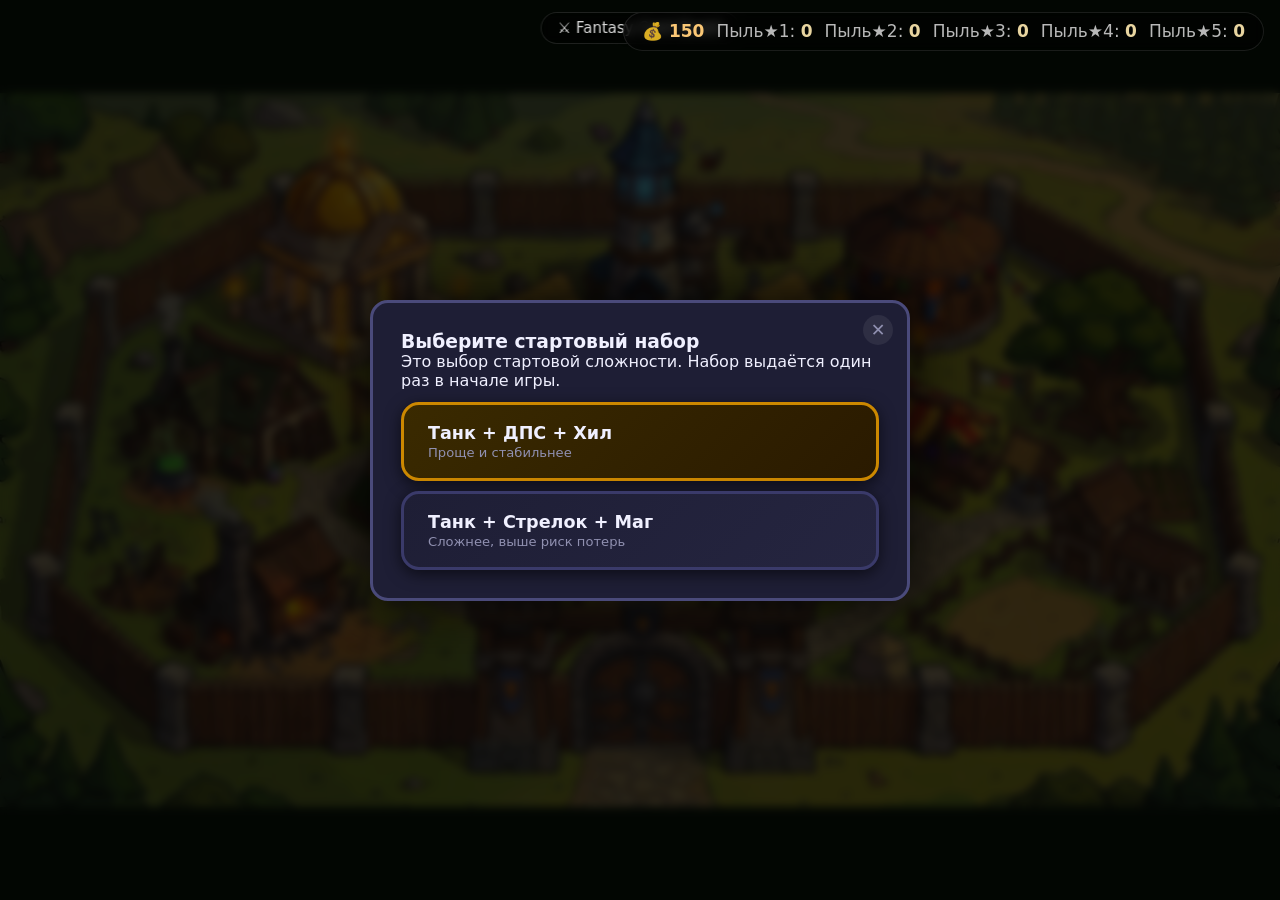
<file: index.html>
<!DOCTYPE html>
<html lang="ru">
<head>
  <meta charset="UTF-8">
  <meta name="viewport" content="width=device-width, initial-scale=1.0">
  <title>Fantasy Card Quest</title>
  <link rel="stylesheet" href="css/style.css">
</head>
<body>
  <div id="app">

    <!-- ── HOME ────────────────────────────────────────── -->
    <div id="screen-home" class="screen">
      <div class="home-hero">
        <div class="home-title">
          <h1>⚔️ Fantasy Card Quest</h1>
          <p class="home-sub">Тактическая карточная RPG</p>
        </div>
        <div class="home-menu">
          <button class="home-btn primary" onclick="App.showScreen('battle')">
            <span class="hb-icon">⚔️</span>
            <span class="hb-text"><strong>Начать бой</strong><small>4 союзника vs 3 зверя</small></span>
          </button>
          <button class="home-btn primary" onclick="App.showScreen('worldmap')">
            <span class="hb-icon">🗺️</span>
            <span class="hb-text"><strong>Карта мира</strong><small>17 локаций, 5 зон</small></span>
          </button>
          <button class="home-btn" onclick="App.showScreen('villagemap')">
            <span class="hb-icon">🏘</span>
            <span class="hb-text"><strong>Деревня</strong><small>Порталы, обмен, прокачка</small></span>
          </button>
          <button class="home-btn" onclick="App.showScreen('barracks')">
            <span class="hb-icon">🏕️</span>
            <span class="hb-text"><strong>Казарма</strong><small>50 уникальных союзников</small></span>
          </button>
          <button class="home-btn" onclick="App.showScreen('arsenal')">
            <span class="hb-icon">⚔️</span>
            <span class="hb-text"><strong>Арсенал</strong><small>Оружие и экипировка отряда</small></span>
          </button>
        </div>
        <div class="home-stats">
          <div class="hs-item"><span id="stat-coins">—</span><small>💰 Монет</small></div>
          <div class="hs-item"><span id="stat-unlocked">—</span><small>📚 Открыто карт</small></div>
          <div class="hs-item"><span id="stat-locations">—</span><small>🗺️ Локаций пройдено</small></div>
          <div class="hs-item"><span>50</span><small>Карт в игре</small></div>
        </div>
      </div>
    </div>

    <!-- ── WORLDMAP SCREEN ──────────────────────────────── -->
    <div id="screen-worldmap" class="screen building-screen hidden">

      <!-- Фон зоны (первый элемент — под всем UI) -->
      <img class="building-bg" id="zone-bg" src="assets/zones/zone1.png" alt="">

      <!-- Back button -->
      <button type="button" class="btn-back-village" onclick="App.showScreen('villagemap')" aria-label="Назад в деревню"><img src="assets/icons/return_to_the_village.png" alt="" draggable="false"><span class="btn-back-village-hint">назад в деревню</span></button>
      <button type="button" class="btn-dev-balance" onclick="BalanceTool.openModal()" title="Таблица баланса (dev)">Баланс</button>

      <!-- Zone title bar (top centre) -->
      <div class="zone-title-bar">
        <button type="button" class="zone-nav-btn" id="zone-prev"
                onclick="WorldMap.prevZone()"
                aria-label="Предыдущая зона">
          <svg class="zone-nav-icon" width="28" height="28" viewBox="0 0 24 24" aria-hidden="true">
            <path d="M15 7l-5 5 5 5" fill="none" stroke="currentColor" stroke-width="2.2"
                  stroke-linecap="round" stroke-linejoin="round"/>
          </svg>
        </button>
        <div class="zone-title-content">
          <span class="zone-label" id="zone-label">ЗОНА 1</span>
          <span class="zone-name" id="zone-name">Лес</span>
        </div>
        <button type="button" class="zone-nav-btn" id="zone-next"
                onclick="WorldMap.nextZone()"
                aria-label="Следующая зона">
          <svg class="zone-nav-icon" width="28" height="28" viewBox="0 0 24 24" aria-hidden="true">
            <path d="M9 7l5 5-5 5" fill="none" stroke="currentColor" stroke-width="2.2"
                  stroke-linecap="round" stroke-linejoin="round"/>
          </svg>
        </button>
      </div>

      <!-- Location nodes (generated by JS) -->
      <div class="zone-nodes" id="zone-nodes"></div>

      <!-- Панель локации: снизу по центру (заполняется JS) -->
      <div class="location-panel" id="location-panel" aria-live="polite"></div>

    </div>

    <!-- ── SQUAD SELECT SCREEN ───────────────────────────── -->
    <div id="screen-squad_select" class="screen hidden">
      <div class="ss-header">
        <button class="ss-back-btn" onclick="App.showScreen('worldmap')">← Карта</button>
        <button type="button" class="ss-balance-btn" onclick="BalanceTool.openModal()" title="Таблица баланса">Баланс</button>
        <div class="ss-header-center">
          <div class="ss-title">⚔️ Выбор отряда</div>
          <div class="ss-loc-name" id="ss-loc-name">Локация</div>
        </div>
        <div id="ss-constraints" class="ss-constraints"></div>
      </div>

      <div class="ss-body">

        <!-- Card pool (left) -->
        <div class="ss-left">
          <div class="ss-panel-title">📚 Доступные союзники</div>
          <div id="ss-card-pool" class="ss-card-pool"></div>
        </div>

        <!-- Formation (right) -->
        <div class="ss-right">
          <div class="ss-panel-title">🛡️ Построение</div>
          <div class="ss-formation">

            <div class="ss-col" id="ss-col-1">
              <div class="ss-col-header">⚔️ Передний ряд</div>
              <div class="ss-col-slots" id="ss-col-slots-1"></div>
            </div>

            <div class="ss-col" id="ss-col-2">
              <div class="ss-col-header">🏹 Средний ряд</div>
              <div class="ss-col-slots" id="ss-col-slots-2"></div>
            </div>

            <div class="ss-col" id="ss-col-3">
              <div class="ss-col-header">✨ Задний ряд</div>
              <div class="ss-col-slots" id="ss-col-slots-3"></div>
            </div>

          </div>

          <button id="ss-start-btn" class="ss-start-btn" onclick="SquadSelect.startBattle()" disabled>
            Выберите хотя бы одного
          </button>
        </div>

      </div>
    </div>

    <!-- ── EXCHANGE SCREEN ──────────────────────────────── -->
    <div id="screen-exchange" class="screen hidden">
      <img class="building-bg" src="assets/exchange_bg.png"
           onerror="this.src='assets/building-bg.png'">
      <button type="button" class="btn-back-village" onclick="App.showScreen('villagemap')" aria-label="Назад в деревню"><img src="assets/icons/return_to_the_village.png" alt="" draggable="false"><span class="btn-back-village-hint">назад в деревню</span></button>
      <div id="npc-container-exchange" class="npc-fixed-left"></div>
      <div class="exchange-main">
        <!-- Верхний блок: вертикальный скролл карточек -->
        <div class="exchange-top">
          <div class="exchange-top-header">
            <span class="building-title ex-title">🔄 Лавка алхимика</span>
            <div class="ex-filters" id="ex-filters">
              <button class="ef active" data-f="all">Все</button>
              <button class="ef" data-f="dup">Дубликаты</button>
              <button class="ef" data-f="1">★1</button>
              <button class="ef" data-f="2">★2</button>
              <button class="ef" data-f="3">★3</button>
              <button class="ef" data-f="4">★4</button>
              <button class="ef" data-f="5">★5</button>
            </div>
          </div>
          <div class="exchange-cards-row" id="exchange-cards-row"></div>
        </div>
        <!-- Нижний блок: котёл 1/4 | пыль 1/4 | очередь 2/4 -->
        <div class="exchange-bottom">
          <div class="ex-cauldron-zone">
            <button type="button" id="ex-cauldron" class="ex-cauldron"
                    onclick="ExchangeUI.doExchange()" disabled
                    aria-label="Переработать выбранные карты">
              <img src="assets/icons/boiler.png" alt="" draggable="false">
            </button>
            <div class="ex-cauldron-hint" id="ex-hint">Выбери карты сверху</div>
            <button class="ex-brew-btn" id="ex-brew-btn"
                    onclick="ExchangeUI.doExchange()" disabled>
              🔥 Переработать
            </button>
          </div>
          <div class="ex-dust-zone">
            <div class="ex-dust-label">Получишь пыли:</div>
            <div class="ex-dust-result" id="ex-dust-result">
              <div class="ex-dr-empty">— выбери карты —</div>
            </div>
          </div>
          <div class="ex-queue-zone">
            <div class="ex-queue-label">В котёл:</div>
            <div class="ex-queue-list" id="ex-queue-list">
              <div class="ex-queue-empty">Ничего не выбрано</div>
            </div>
          </div>
        </div>
      </div>
    </div>

    <!-- ── LIBRARY SCREEN ──────────────────────────────── -->
    <div id="screen-library" class="screen hidden">
      <img class="building-bg" src="assets/building-bg.png" alt="">
      <button type="button" class="btn-back-village" onclick="App.showScreen('villagemap')" aria-label="Назад в деревню"><img src="assets/icons/return_to_the_village.png" alt="" draggable="false"><span class="btn-back-village-hint">назад в деревню</span></button>
      <div id="npc-container-library" class="npc-fixed-left"></div>
      <div class="library-content">
        <div class="library-header">
          <h2 class="building-title">📖 Библиотека</h2>
          <div class="library-tabs">
            <button class="lib-tab active" data-tab="allies"
                    onclick="LibraryUI.switchTab('allies')">⚔️ Союзники</button>
            <button class="lib-tab" data-tab="enemies"
                    onclick="LibraryUI.switchTab('enemies')">💀 Враги</button>
          </div>
          <input class="lib-search" type="text" placeholder="🔍 Поиск..."
                 oninput="LibraryUI.filter(this.value)">
        </div>
        <div class="library-grid" id="library-grid"></div>
      </div>
    </div>

    <!-- ── VILLAGE MAP SCREEN ───────────────────────────── -->
    <div id="screen-villagemap" class="screen hidden"></div>

    <!-- ── VILLAGE SCREEN ───────────────────────────────── -->
    <div id="screen-village" class="screen hidden">

      <!-- Balance bar -->
      <div class="village-balance-bar">
        <button type="button" id="v-map-back" class="btn-back-village v-back-btn" onclick="App.showScreen('villagemap')" aria-label="Назад в деревню"><img src="assets/icons/return_to_the_village.png" alt="" draggable="false"><span class="btn-back-village-hint">назад в деревню</span></button>
        <div class="vb-coins">💰 <strong id="v-coins">0</strong> монет</div>
        <div class="vb-dust" id="v-dust"></div>
      </div>

      <!-- Tab bar (rendered by JS) -->
      <div id="v-tabs" class="v-tab-bar"></div>

      <!-- Tab content (rendered by JS) -->
      <div id="v-tab-content" class="v-tab-content"></div>

    </div>

    <!-- ── BATTLE SCREEN ────────────────────────────────── -->
    <div id="screen-battle" class="screen hidden">

      <div id="battle-turn-order" class="battle-turn-order" aria-label="Очерёдность ходов">
        <div class="battle-round-inline" aria-live="polite">
          <span class="battle-round-label">Раунд</span>
          <span class="battle-round-num" id="round-num">1</span>
        </div>
        <span class="turn-order-label">Очерёдность</span>
        <div id="turn-order-track" class="turn-order-track"></div>
      </div>

      <div class="battle-status-strip">
        <div id="battle-power-info" class="battle-power-info" aria-label="Сила отрядов"></div>
        <div class="btb-status" id="battle-status-text">Приготовьтесь к бою!</div>
      </div>

      <div id="battlefield">
        <div id="ally-side" class="battlefield-side ally-side">
          <div class="side-label ally-label">СОЮЗНИКИ</div>
          <div class="bf-grid ally-bf-grid" id="allies-grid">
            <div class="bf-cell" data-row="1" data-col="1"></div>
            <div class="bf-cell" data-row="1" data-col="2"></div>
            <div class="bf-cell" data-row="1" data-col="3"></div>
            <div class="bf-cell" data-row="2" data-col="1"></div>
            <div class="bf-cell" data-row="2" data-col="2"></div>
            <div class="bf-cell" data-row="2" data-col="3"></div>
            <div class="bf-cell" data-row="3" data-col="1"></div>
            <div class="bf-cell" data-row="3" data-col="2"></div>
            <div class="bf-cell" data-row="3" data-col="3"></div>
          </div>
        </div>
        <div class="battlefield-divider">
          <div class="divider-line"></div>
          <div class="divider-vs">VS</div>
          <div class="divider-line"></div>
        </div>
        <div id="enemy-side" class="battlefield-side enemy-side">
          <div class="side-label enemy-label">ВРАГИ</div>
          <div class="bf-grid enemy-bf-grid" id="enemies-grid">
            <div class="bf-cell" data-row="1" data-col="1"></div>
            <div class="bf-cell" data-row="1" data-col="2"></div>
            <div class="bf-cell" data-row="1" data-col="3"></div>
            <div class="bf-cell" data-row="2" data-col="1"></div>
            <div class="bf-cell" data-row="2" data-col="2"></div>
            <div class="bf-cell" data-row="2" data-col="3"></div>
            <div class="bf-cell" data-row="3" data-col="1"></div>
            <div class="bf-cell" data-row="3" data-col="2"></div>
            <div class="bf-cell" data-row="3" data-col="3"></div>
          </div>
        </div>
      </div>

      <div id="battle-bottom">
        <div id="battle-log-container">
          <div class="log-header">📜 Лог боя</div>
          <div id="battle-log"></div>
        </div>

        <div id="action-bar">
          <div id="current-unit-info">
            <span id="cur-unit-icon">⚔️</span>
            <span id="cur-unit-name">—</span>
            <span id="cur-unit-hp" class="cur-hp"></span>
          </div>
          <div class="action-bar-mid">
            <div id="spell-picker" class="spell-picker hidden" aria-label="Выбор заклинания"></div>
            <div class="action-hint-slot">
              <div id="target-hint" class="target-hint is-inactive">👆 Выберите цель</div>
            </div>
            <div id="action-buttons">
              <button id="btn-attack" class="action-btn" onclick="Battle.playerAttack()" disabled>⚔️ Атака</button>
              <button id="btn-ability" class="action-btn ability-btn" onclick="Battle.playerAbility()" disabled
                onmouseenter="BattlefieldUI.showAbilityTooltip(event)" onmouseleave="BattlefieldUI.hideAbilityTooltip()" onmousemove="BattlefieldUI.moveAbilityTooltip(event)">✨ Способность</button>
              <button id="btn-skip" class="action-btn skip-btn" onclick="Battle.playerSkip()" disabled>⏭ Пропустить</button>
            </div>
          </div>
        </div>

        <aside id="battle-control-panel" class="battle-control-panel">
          <button id="btn-auto" type="button" class="battle-ctrl-btn" onclick="Battle.toggleAuto()">🤖 Авто</button>
          <button id="btn-fast" type="button" class="battle-ctrl-btn" onclick="Battle.runFast()">⚡ Быстро</button>
          <button type="button" class="battle-ctrl-btn danger" onclick="Battle.exit()">✕ Выйти</button>
        </aside>
      </div>

      <div id="battle-skill-tooltip" class="battle-skill-tooltip" role="tooltip" hidden></div>

      <div id="unit-detail-modal" class="unit-detail-modal hidden" onclick="BattlefieldUI.closeUnitDetail(event)">
        <div class="unit-detail-card" onclick="event.stopPropagation()">
          <button type="button" class="unit-detail-close" onclick="BattlefieldUI.closeUnitDetail()" aria-label="Закрыть">✕</button>
          <div class="unit-detail-head">
            <div class="unit-detail-portrait" id="ud-portrait">⚔️</div>
            <div class="unit-detail-title-block">
              <div class="unit-detail-name" id="ud-name">—</div>
              <div class="unit-detail-hpbar"><div class="unit-detail-hpfill" id="ud-hp-fill"></div></div>
              <div class="unit-detail-hptext" id="ud-hp-text">—</div>
            </div>
          </div>
          <div class="unit-detail-stats" id="ud-stats"></div>
          <div class="unit-detail-section-title">Способности и заклинания</div>
          <div class="unit-detail-abilities" id="ud-abilities"></div>
        </div>
      </div>

      <!-- Battle result overlay -->
      <div id="battle-result" class="battle-result hidden">
        <div class="battle-result-box">
          <div id="result-icon" class="result-icon"></div>
          <div id="result-title" class="result-title"></div>
          <div id="battle-result-power-info" class="battle-power-info battle-power-info--result"></div>
          <div id="result-rewards" class="result-rewards"></div>
          <div id="result-buttons" class="result-buttons"></div>
        </div>
      </div>
      <button id="btn-copy-battle-log" class="battle-copy-log-btn hidden" type="button" onclick="App.copyBattleLog()">
        📜 Лог боя
      </button>
    </div>

    <!-- ── BARRACKS SCREEN ───────────────────────────────── -->
    <div id="screen-barracks" class="screen hidden">
      <img class="building-bg" src="assets/barracks_bg.png" alt="">
      <button type="button" class="btn-back-village" onclick="App.showScreen('villagemap')" aria-label="Назад в деревню"><img src="assets/icons/return_to_the_village.png" alt="" draggable="false"><span class="btn-back-village-hint">назад в деревню</span></button>
      <div id="npc-container-barracks"></div>
      <div class="barracks-header">
        <h2 class="building-title">⚔️ Казарма</h2>
        <div class="filters">
          <select id="filter-race"   onchange="BarracksUI.applyFilters()">
            <option value="">🌍 Все расы</option>
          </select>
          <select id="filter-class"  onchange="BarracksUI.applyFilters()">
            <option value="">⚔️ Все классы</option>
          </select>
          <select id="filter-stars"  onchange="BarracksUI.applyFilters()">
            <option value="">⭐ Все звёзды</option>
            <option value="1">★1</option><option value="2">★2</option>
            <option value="3">★3</option><option value="4">★4</option>
            <option value="5">★5</option>
          </select>
          <select id="filter-locked" onchange="BarracksUI.applyFilters()">
            <option value="all">🔓 Все карты</option>
            <option value="unlocked">✅ Открытые</option>
            <option value="locked">🔒 Закрытые</option>
          </select>
          <div class="filter-count">Карт: <span id="barracks-card-count">50</span></div>
        </div>
      </div>
      <div id="barracks-grid"></div>
    </div>

    <!-- ── ARSENAL SCREEN ──────────────────────────────── -->
    <div id="screen-arsenal" class="screen hidden">
      <img class="building-bg" src="assets/arsenal_bg.jpg" onerror="this.src='assets/barracks_bg.png'">

      <button type="button" class="btn-back-village" onclick="App.showScreen('villagemap')" aria-label="Назад в деревню"><img src="assets/icons/return_to_the_village.png" alt="" draggable="false"><span class="btn-back-village-hint">назад в деревню</span></button>

      <!-- NPC справа — Каптенармус Бронн -->
      <div id="npc-container-arsenal" class="npc-fixed-right"></div>

      <!-- Контент левее NPC -->
      <div class="arsenal-content">
        <div class="ar-header">
          <div class="ar-header-top">
            <span class="building-title ar-title">🗡️ Арсенал</span>
          </div>
          <div class="ar-filters" id="ar-filters">
            <button class="af active" data-f="all">Все</button>
            <button class="af" data-f="common">Обычное</button>
            <button class="af" data-f="rare">Редкое</button>
            <button class="af" data-f="epic">Эпическое</button>
            <button class="af" data-f="legendary">Легендарное</button>
            <div class="ar-filter-divider"></div>
            <button class="af" data-f="weapon">⚔️ Оружие</button>
            <button class="af" data-f="accessory">🛡 Аксессуар</button>
            <div class="ar-filter-divider"></div>
            <button class="af" data-f="equipped">✓ Надето</button>
            <button class="af" data-f="free">○ Свободно</button>
          </div>
        </div>
        <div class="weapons-grid" id="weapons-grid"></div>
      </div>

      <!-- Weapon equip modal (inline) -->
      <div id="ar-modal" class="ar-modal hidden">
        <div class="ar-modal-box">
          <button class="ar-modal-close" onclick="ArsenalUI.closeModal()">✕</button>
          <div id="ar-modal-content"></div>
        </div>
      </div>
    </div>

    <!-- ── CARD DETAIL MODAL ──────────────────────────────── -->
    <div id="modal-overlay" class="modal-overlay hidden" onclick="App.closeModal(event)">
      <div id="modal-box" class="modal-box">
        <button class="modal-close" onclick="App.forceCloseModal()">✕</button>
        <div id="modal-content"></div>
      </div>
    </div>

    <!-- ── PORTAL MODAL ───────────────────────────────────── -->
    <div id="portal-modal" class="portal-modal hidden">
      <div class="portal-modal-inner">
        <button class="modal-close portal-modal-close" onclick="Portal.closePortal()">✕</button>
        <h3 class="building-title portal-modal-title">🌀 Портальный круг</h3>
        <div class="portal-scene">
          <div class="portal-card" id="portal-card">
            <div class="portal-card-inner" id="portal-card-inner">
              <div class="portal-card-face portal-card-front" id="portal-front"></div>
              <div class="portal-card-face portal-card-back"  id="portal-back"></div>
            </div>
          </div>
        </div>
        <div id="portal-actions" class="portal-actions"></div>
      </div>
    </div>

    <!-- ── GAME LOGO (always on top) ──────────────────────── -->
    <div id="game-logo" onclick="App.toggleMainMenu()">⚔️ Fantasy Card Quest</div>

    <!-- ── MAIN MENU OVERLAY ───────────────────────────────── -->
    <div id="main-menu-overlay" class="hidden">
      <div id="main-menu">
        <div class="mm-title">⚔️ Fantasy Card Quest</div>
        <div class="mm-buttons">
          <button onclick="App.resumeGame()">▶ Продолжить</button>
          <button onclick="App.newGame()">🗺️ Новая игра</button>
          <button onclick="App.saveGame()">💾 Сохранить</button>
          <button onclick="App.loadGame()">📂 Загрузить</button>
          <button onclick="App.openSettings()">⚙️ Настройки</button>
          <button onclick="App.showCredits()">👥 Авторы</button>
          <button class="mm-btn-home" onclick="App.goHome()">🏠 На стартовый экран</button>
        </div>
        <div class="mm-version">v0.1 · Fantasy Card Quest</div>
      </div>
    </div>

    <!-- ── HUD RESOURCES ───────────────────────────────────── -->
    <div id="hud-resources" class="hidden">
      <span id="hud-coins">💰 <b id="coins-val">0</b></span>
      <span class="hud-dust" id="hud-d1" title="Пыль: прокачка уровня силы героев ★1 (не +★)">Пыль★1: <b>0</b></span>
      <span class="hud-dust" id="hud-d2" title="Пыль ★2 — уровень силы">Пыль★2: <b>0</b></span>
      <span class="hud-dust" id="hud-d3" title="Пыль ★3 — уровень силы">Пыль★3: <b>0</b></span>
      <span class="hud-dust" id="hud-d4" title="Пыль ★4 — уровень силы">Пыль★4: <b>0</b></span>
      <span class="hud-dust" id="hud-d5" title="Пыль ★5 — уровень силы">Пыль★5: <b>0</b></span>
    </div>

    </div><!-- #app -->

    <div id="balance-modal" class="balance-modal hidden" aria-hidden="true">
      <div class="balance-modal-backdrop" onclick="BalanceTool.closeModal()"></div>
      <div class="balance-modal-panel" role="dialog" aria-labelledby="balance-modal-title">
        <header class="balance-modal-header">
          <h2 id="balance-modal-title">Таблица баланса</h2>
          <button type="button" class="balance-modal-close" onclick="BalanceTool.closeModal()" aria-label="Закрыть">×</button>
        </header>
        <div class="balance-modal-scroll">
          <table class="balance-table">
            <thead>
              <tr>
                <th>Локация</th>
                <th>Encounter</th>
                <th>Состав</th>
                <th>Сила (бой)</th>
                <th>Цель (враги)</th>
                <th>Вес</th>
                <th>Действие</th>
              </tr>
            </thead>
            <tbody id="balance-modal-body"></tbody>
          </table>
        </div>
      </div>
    </div>

  <!-- Scripts -->
  <script src="js/npc_dialogues.js"></script>
  <script src="cards_and_weapons.js"></script>
  <script src="js/data/enemies.js"></script>
  <script src="js/data/locations.js"></script>
  <script src="js/data/battleUnits.js"></script>
  <script src="js/balanceTool.js"></script>
  <script src="js/engine/effects.js"></script>
  <script src="js/engine/ai.js"></script>
  <script src="js/engine/battle.js"></script>
  <script src="js/ui/battlefield.js"></script>
  <script src="js/ui/battleLog.js"></script>
  <script src="js/ui/portal.js"></script>
  <script src="js/ui/exchange.js"></script>
  <script src="js/ui/village.js"></script>
  <script src="js/ui/unitCard.js"></script>
  <script src="js/ui/barracks.js"></script>
  <script src="js/ui/arsenal.js"></script>
  <script src="js/ui/worldmap.js"></script>
  <script src="js/ui/squadSelect.js"></script>
  <script src="js/ui/villageMap.js"></script>
  <script src="js/ui/library.js"></script>
  <script src="js/main.js"></script>
</body>
</html>
</file>
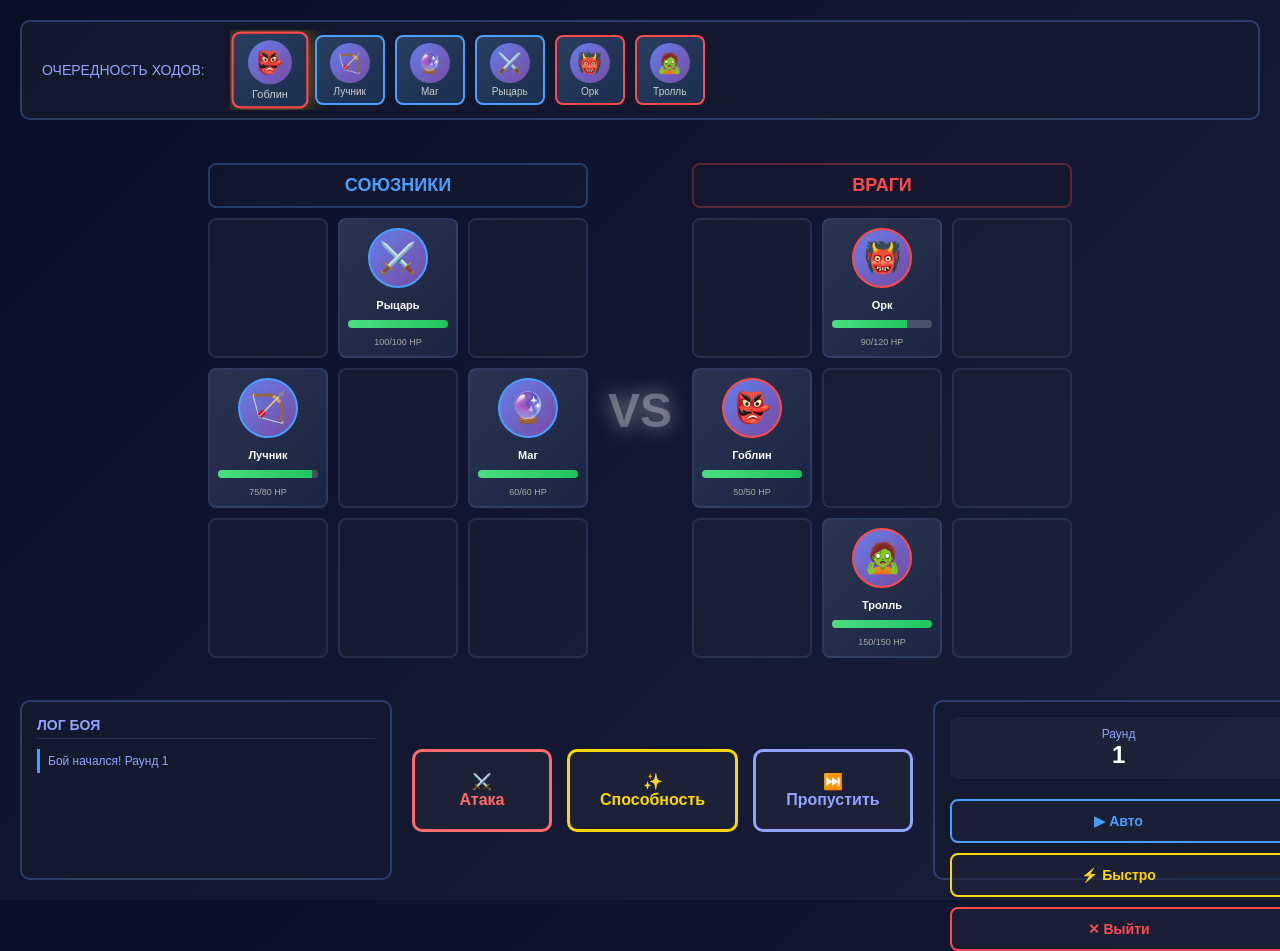
<file: battle_interface.html>
<!DOCTYPE html>
<html lang="ru">
<head>
    <meta charset="UTF-8">
    <meta name="viewport" content="width=device-width, initial-scale=1.0">
    <title>Fantasy Card Quest - Battle Interface</title>
    <style>
        * {
            margin: 0;
            padding: 0;
            box-sizing: border-box;
        }

        body {
            font-family: 'Segoe UI', Tahoma, Geneva, Verdana, sans-serif;
            background: linear-gradient(135deg, #0a0e27 0%, #1a1f3a 100%);
            color: #fff;
            overflow: hidden;
            height: 100vh;
        }

        .battle-screen {
            height: 100vh;
            display: flex;
            flex-direction: column;
            padding: 20px;
            gap: 15px;
        }

        /* Top Section - Turn Order Carousel */
        .turn-order-section {
            height: 100px;
            background: rgba(20, 25, 45, 0.8);
            border: 2px solid rgba(100, 150, 255, 0.3);
            border-radius: 10px;
            padding: 10px 20px;
            display: flex;
            align-items: center;
            gap: 15px;
            overflow: hidden;
        }

        .turn-order-label {
            font-size: 14px;
            color: #8fa3ff;
            white-space: nowrap;
            margin-right: 10px;
        }

        .turn-order-carousel {
            display: flex;
            gap: 10px;
            flex: 1;
            overflow: hidden;
            padding: 5px;
            justify-content: flex-start;
        }

        .turn-unit {
            min-width: 70px;
            height: 70px;
            background: linear-gradient(135deg, #2a3f5f 0%, #1a2f4f 100%);
            border: 2px solid #4a6fa5;
            border-radius: 8px;
            display: flex;
            flex-direction: column;
            align-items: center;
            justify-content: center;
            padding: 5px;
            cursor: pointer;
            transition: all 0.3s;
            position: relative;
        }

        .turn-unit.active {
            border-color: #ffd700;
            box-shadow: 0 0 20px rgba(255, 215, 0, 0.5);
            transform: scale(1.1);
        }

        .turn-unit.ally {
            border-color: #4a9eff;
        }

        .turn-unit.enemy {
            border-color: #ff4a4a;
        }

        .turn-unit-icon {
            width: 40px;
            height: 40px;
            border-radius: 50%;
            background: linear-gradient(135deg, #667eea 0%, #764ba2 100%);
            display: flex;
            align-items: center;
            justify-content: center;
            font-size: 20px;
            margin-bottom: 3px;
        }

        .turn-unit-name {
            font-size: 10px;
            text-align: center;
            color: #ccc;
        }

        /* Middle Section - Battle Grid */
        .battle-grid-section {
            flex: 1;
            display: flex;
            gap: 20px;
            align-items: center;
            justify-content: center;
            position: relative;
        }

        .team-container {
            display: flex;
            flex-direction: column;
            gap: 10px;
        }

        .team-label {
            text-align: center;
            font-size: 18px;
            font-weight: bold;
            padding: 10px;
            background: rgba(20, 25, 45, 0.6);
            border-radius: 8px;
        }

        .team-label.allies {
            color: #4a9eff;
            border: 2px solid rgba(74, 158, 255, 0.3);
        }

        .team-label.enemies {
            color: #ff4a4a;
            border: 2px solid rgba(255, 74, 74, 0.3);
        }

        .battle-grid {
            display: grid;
            grid-template-columns: repeat(3, 120px);
            grid-template-rows: repeat(3, 140px);
            gap: 10px;
        }

        .grid-cell {
            background: rgba(30, 35, 55, 0.5);
            border: 2px solid rgba(100, 120, 180, 0.2);
            border-radius: 8px;
            position: relative;
            cursor: pointer;
            transition: all 0.3s;
        }

        .grid-cell:hover {
            border-color: rgba(100, 150, 255, 0.5);
            background: rgba(40, 45, 65, 0.7);
        }

        .grid-cell.occupied {
            background: linear-gradient(135deg, rgba(50, 60, 90, 0.8) 0%, rgba(30, 40, 70, 0.8) 100%);
        }

        .unit-card {
            width: 100%;
            height: 100%;
            display: flex;
            flex-direction: column;
            align-items: center;
            justify-content: space-between;
            padding: 8px;
        }

        .unit-image {
            width: 60px;
            height: 60px;
            border-radius: 50%;
            background: linear-gradient(135deg, #667eea 0%, #764ba2 100%);
            display: flex;
            align-items: center;
            justify-content: center;
            font-size: 30px;
            margin-bottom: 5px;
            border: 2px solid #fff;
        }

        .unit-card.ally .unit-image {
            border-color: #4a9eff;
        }

        .unit-card.enemy .unit-image {
            border-color: #ff4a4a;
        }

        .unit-name {
            font-size: 11px;
            font-weight: bold;
            text-align: center;
            margin-bottom: 3px;
        }

        .unit-hp {
            width: 100%;
            height: 8px;
            background: rgba(255, 255, 255, 0.2);
            border-radius: 4px;
            overflow: hidden;
            margin-bottom: 3px;
        }

        .unit-hp-bar {
            height: 100%;
            background: linear-gradient(90deg, #4ade80 0%, #22c55e 100%);
            transition: width 0.3s;
        }

        .unit-stats {
            font-size: 9px;
            color: #aaa;
            text-align: center;
        }

        .vs-divider {
            font-size: 48px;
            font-weight: bold;
            color: rgba(255, 255, 255, 0.3);
            text-shadow: 0 0 20px rgba(255, 255, 255, 0.5);
        }

        /* Bottom Section */
        .bottom-section {
            height: 180px;
            display: flex;
            gap: 20px;
        }

        /* Combat Log - Left - 1/3 */
        .combat-log {
            flex: 0 0 30%;
            background: rgba(20, 25, 45, 0.8);
            border: 2px solid rgba(100, 150, 255, 0.3);
            border-radius: 10px;
            padding: 15px;
            overflow-y: auto;
        }

        .combat-log-title {
            font-size: 14px;
            font-weight: bold;
            color: #8fa3ff;
            margin-bottom: 10px;
            padding-bottom: 5px;
            border-bottom: 1px solid rgba(100, 150, 255, 0.2);
        }

        .log-entry {
            font-size: 12px;
            padding: 5px;
            margin-bottom: 3px;
            border-left: 3px solid transparent;
            padding-left: 8px;
        }

        .log-entry.damage {
            color: #ff6b6b;
            border-left-color: #ff4a4a;
        }

        .log-entry.heal {
            color: #4ade80;
            border-left-color: #22c55e;
        }

        .log-entry.info {
            color: #8fa3ff;
            border-left-color: #4a9eff;
        }

        /* Control Panel - Right */
        .control-panel {
            flex: 0 0 30%;
            background: rgba(20, 25, 45, 0.8);
            border: 2px solid rgba(100, 150, 255, 0.3);
            border-radius: 10px;
            padding: 15px;
            display: flex;
            flex-direction: column;
            gap: 10px;
        }

        /* Action Buttons - Center */
        .action-buttons-section {
            flex: 1;
            display: flex;
            align-items: center;
            justify-content: center;
            gap: 15px;
        }

        .main-action-button {
            padding: 20px 30px;
            border: 3px solid;
            border-radius: 10px;
            font-size: 16px;
            font-weight: bold;
            cursor: pointer;
            transition: all 0.3s;
            text-align: center;
            background: rgba(30, 35, 55, 0.8);
            min-width: 140px;
            position: relative;
        }

        .main-action-button.attack {
            border-color: #ff6b6b;
            color: #ff6b6b;
        }

        .main-action-button.attack:hover {
            background: rgba(255, 107, 107, 0.2);
            transform: scale(1.05);
        }

        .main-action-button.ability {
            border-color: #ffd700;
            color: #ffd700;
        }

        .main-action-button.ability:hover {
            background: rgba(255, 215, 0, 0.2);
            transform: scale(1.05);
        }

        .main-action-button.skip {
            border-color: #8fa3ff;
            color: #8fa3ff;
        }

        .main-action-button.skip:hover {
            background: rgba(143, 163, 255, 0.2);
            transform: scale(1.05);
        }

        .main-action-button.active {
            box-shadow: 0 0 20px currentColor;
        }

        .control-button {
            padding: 12px 20px;
            border: 2px solid;
            border-radius: 8px;
            font-size: 14px;
            font-weight: bold;
            cursor: pointer;
            transition: all 0.3s;
            text-align: center;
            background: rgba(30, 35, 55, 0.6);
        }

        .control-button.auto {
            border-color: #4a9eff;
            color: #4a9eff;
        }

        .control-button.auto:hover {
            background: rgba(74, 158, 255, 0.2);
        }

        .control-button.fast {
            border-color: #ffd700;
            color: #ffd700;
        }

        .control-button.fast:hover {
            background: rgba(255, 215, 0, 0.2);
        }

        .control-button.exit {
            border-color: #ff4a4a;
            color: #ff4a4a;
        }

        .control-button.exit:hover {
            background: rgba(255, 74, 74, 0.2);
        }

        .round-info {
            text-align: center;
            padding: 10px;
            background: rgba(40, 45, 65, 0.5);
            border-radius: 8px;
            margin-bottom: 10px;
        }

        .round-label {
            font-size: 12px;
            color: #8fa3ff;
        }

        .round-number {
            font-size: 24px;
            font-weight: bold;
            color: #fff;
        }

        /* Skill Tooltip */
        .skill-tooltip {
            position: fixed;
            background: linear-gradient(135deg, #2a3f5f 0%, #1a2f4f 100%);
            border: 2px solid #4a9eff;
            border-radius: 10px;
            padding: 15px;
            max-width: 300px;
            pointer-events: none;
            z-index: 1000;
            display: none;
            box-shadow: 0 10px 30px rgba(0, 0, 0, 0.5);
        }

        .skill-tooltip.show {
            display: block;
        }

        .skill-tooltip-title {
            font-size: 16px;
            font-weight: bold;
            color: #ffd700;
            margin-bottom: 8px;
        }

        .skill-tooltip-desc {
            font-size: 12px;
            color: #ccc;
            line-height: 1.5;
            margin-bottom: 8px;
        }

        .skill-tooltip-stats {
            font-size: 11px;
            color: #8fa3ff;
            padding-top: 8px;
            border-top: 1px solid rgba(100, 150, 255, 0.2);
        }

        /* Damage/Effect Preview on Hover */
        .damage-preview {
            position: absolute;
            top: -30px;
            left: 50%;
            transform: translateX(-50%);
            background: rgba(255, 107, 107, 0.9);
            color: white;
            padding: 5px 10px;
            border-radius: 5px;
            font-size: 14px;
            font-weight: bold;
            white-space: nowrap;
            pointer-events: none;
            display: none;
            z-index: 100;
        }

        .grid-cell.target-preview .damage-preview {
            display: block;
        }

        .damage-preview.heal {
            background: rgba(74, 222, 128, 0.9);
        }

        .damage-preview.buff {
            background: rgba(255, 215, 0, 0.9);
        }

        /* Unit Detail Modal */
        .unit-detail-modal {
            position: fixed;
            top: 0;
            left: 0;
            width: 100%;
            height: 100%;
            background: rgba(0, 0, 0, 0.8);
            display: none;
            align-items: center;
            justify-content: center;
            z-index: 2000;
        }

        .unit-detail-modal.show {
            display: flex;
        }

        .unit-detail-card {
            width: 500px;
            background: linear-gradient(135deg, #2a3f5f 0%, #1a2f4f 100%);
            border: 3px solid #4a9eff;
            border-radius: 15px;
            padding: 30px;
            position: relative;
            box-shadow: 0 20px 60px rgba(0, 0, 0, 0.5);
        }

        .unit-detail-card.enemy {
            border-color: #ff4a4a;
        }

        .close-modal {
            position: absolute;
            top: 15px;
            right: 15px;
            width: 30px;
            height: 30px;
            background: rgba(255, 74, 74, 0.3);
            border: 2px solid #ff4a4a;
            border-radius: 50%;
            color: #ff4a4a;
            font-size: 20px;
            cursor: pointer;
            display: flex;
            align-items: center;
            justify-content: center;
            transition: all 0.3s;
        }

        .close-modal:hover {
            background: rgba(255, 74, 74, 0.5);
            transform: scale(1.1);
        }

        .unit-detail-header {
            display: flex;
            align-items: center;
            gap: 20px;
            margin-bottom: 20px;
            padding-bottom: 20px;
            border-bottom: 2px solid rgba(100, 150, 255, 0.3);
        }

        .unit-detail-image {
            width: 100px;
            height: 100px;
            border-radius: 10px;
            background: linear-gradient(135deg, #667eea 0%, #764ba2 100%);
            display: flex;
            align-items: center;
            justify-content: center;
            font-size: 60px;
            border: 3px solid #4a9eff;
        }

        .unit-detail-info {
            flex: 1;
        }

        .unit-detail-name {
            font-size: 24px;
            font-weight: bold;
            margin-bottom: 10px;
        }

        .unit-detail-hp-bar {
            width: 100%;
            height: 20px;
            background: rgba(255, 255, 255, 0.2);
            border-radius: 10px;
            overflow: hidden;
            margin-bottom: 5px;
        }

        .unit-detail-hp-fill {
            height: 100%;
            background: linear-gradient(90deg, #4ade80 0%, #22c55e 100%);
            transition: width 0.3s;
        }

        .unit-detail-stats-grid {
            display: grid;
            grid-template-columns: repeat(2, 1fr);
            gap: 15px;
            margin-bottom: 20px;
        }

        .stat-item {
            background: rgba(40, 45, 65, 0.5);
            padding: 10px;
            border-radius: 8px;
            border-left: 3px solid #4a9eff;
        }

        .stat-label {
            font-size: 12px;
            color: #8fa3ff;
            margin-bottom: 5px;
        }

        .stat-value {
            font-size: 18px;
            font-weight: bold;
        }

        .unit-detail-abilities {
            margin-top: 20px;
        }

        .abilities-title {
            font-size: 16px;
            font-weight: bold;
            color: #8fa3ff;
            margin-bottom: 10px;
        }

        .ability-item {
            background: rgba(40, 45, 65, 0.5);
            padding: 12px;
            border-radius: 8px;
            margin-bottom: 10px;
            border-left: 3px solid #ffd700;
        }

        .ability-name {
            font-size: 14px;
            font-weight: bold;
            color: #ffd700;
            margin-bottom: 5px;
        }

        .ability-desc {
            font-size: 12px;
            color: #ccc;
        }
    </style>
</head>
<body>
    <div class="battle-screen">
        <!-- Turn Order Carousel -->
        <div class="turn-order-section">
            <div class="turn-order-label">ОЧЕРЕДНОСТЬ ХОДОВ:</div>
            <div class="turn-order-carousel" id="turnOrderCarousel">
                <!-- Generated dynamically -->
            </div>
        </div>

        <!-- Battle Grid -->
        <div class="battle-grid-section">
            <!-- Allies Team -->
            <div class="team-container">
                <div class="team-label allies">СОЮЗНИКИ</div>
                <div class="battle-grid" id="alliesGrid">
                    <!-- 3x3 grid cells -->
                </div>
            </div>

            <div class="vs-divider">VS</div>

            <!-- Enemies Team -->
            <div class="team-container">
                <div class="team-label enemies">ВРАГИ</div>
                <div class="battle-grid" id="enemiesGrid">
                    <!-- 3x3 grid cells -->
                </div>
            </div>
        </div>

        <!-- Bottom Section -->
        <div class="bottom-section">
            <!-- Combat Log -->
            <div class="combat-log">
                <div class="combat-log-title">ЛОГ БОЯ</div>
                <div id="combatLogContent">
                    <div class="log-entry info">Бой начался! Раунд 1</div>
                </div>
            </div>

            <!-- Action Buttons Center -->
            <div class="action-buttons-section">
                <button class="main-action-button attack" onclick="selectAction('attack')">
                    ⚔️<br>Атака
                </button>
                <button class="main-action-button ability" onmouseover="showAbilityTooltip(event)" onmouseout="hideSkillTooltip()" onclick="selectAction('ability')">
                    ✨<br>Способность
                </button>
                <button class="main-action-button skip" onclick="skipTurn()">
                    ⏭️<br>Пропустить
                </button>
            </div>

            <!-- Control Panel -->
            <div class="control-panel">
                <div class="round-info">
                    <div class="round-label">Раунд</div>
                    <div class="round-number" id="roundNumber">1</div>
                </div>
                <button class="control-button auto" onclick="toggleAuto()">
                    <span id="autoText">▶ Авто</span>
                </button>
                <button class="control-button fast" onclick="toggleFast()">
                    <span id="fastText">⚡ Быстро</span>
                </button>
                <button class="control-button exit" onclick="exitBattle()">
                    ✕ Выйти
                </button>
            </div>
        </div>
    </div>

    <!-- Skill Tooltip -->
    <div class="skill-tooltip" id="skillTooltip">
        <div class="skill-tooltip-title" id="tooltipTitle"></div>
        <div class="skill-tooltip-desc" id="tooltipDesc"></div>
        <div class="skill-tooltip-stats" id="tooltipStats"></div>
    </div>

    <!-- Unit Detail Modal -->
    <div class="unit-detail-modal" id="unitDetailModal" onclick="closeUnitDetail(event)">
        <div class="unit-detail-card" id="unitDetailCard" onclick="event.stopPropagation()">
            <div class="close-modal" onclick="closeUnitDetail()">✕</div>
            <div class="unit-detail-header">
                <div class="unit-detail-image" id="detailImage">⚔️</div>
                <div class="unit-detail-info">
                    <div class="unit-detail-name" id="detailName">Рыцарь</div>
                    <div class="unit-detail-hp-bar">
                        <div class="unit-detail-hp-fill" id="detailHpFill" style="width: 100%"></div>
                    </div>
                    <div id="detailHpText">100 / 100 HP</div>
                </div>
            </div>
            <div class="unit-detail-stats-grid" id="detailStatsGrid">
                <!-- Stats populated by JS -->
            </div>
            <div class="unit-detail-abilities" id="detailAbilities">
                <!-- Abilities populated by JS -->
            </div>
        </div>
    </div>

    <script>
        // Game State
        let gameState = {
            round: 1,
            autoMode: false,
            fastMode: false,
            currentTurn: 0,
            selectedAction: null // 'attack', 'ability', or null
        };

        // Sample Units Data
        const allies = [
            { 
                id: 1, 
                name: 'Рыцарь', 
                icon: '⚔️', 
                hp: 100, 
                maxHp: 100, 
                row: 0, 
                col: 1, 
                speed: 5,
                attack: 25,
                defense: 20,
                magic: 5,
                abilities: [
                    { name: 'Мощный удар', desc: 'Наносит 150% урона, откат 2 хода' },
                    { name: 'Защитная стойка', desc: 'Увеличивает защиту на 50% на 1 ход' }
                ]
            },
            { 
                id: 2, 
                name: 'Лучник', 
                icon: '🏹', 
                hp: 75, 
                maxHp: 80, 
                row: 1, 
                col: 0, 
                speed: 7,
                attack: 20,
                defense: 10,
                magic: 8,
                abilities: [
                    { name: 'Меткий выстрел', desc: 'Гарантированное попадание, 120% урона' },
                    { name: 'Залп стрел', desc: 'Атакует всех врагов в ряду' }
                ]
            },
            { 
                id: 3, 
                name: 'Маг', 
                icon: '🔮', 
                hp: 60, 
                maxHp: 60, 
                row: 1, 
                col: 2, 
                speed: 6,
                attack: 10,
                defense: 8,
                magic: 30,
                abilities: [
                    { name: 'Огненный шар', desc: 'Наносит магический урон огнём' },
                    { name: 'Исцеление', desc: 'Восстанавливает 30 HP союзнику' }
                ]
            }
        ];

        const enemies = [
            { 
                id: 4, 
                name: 'Орк', 
                icon: '👹', 
                hp: 90, 
                maxHp: 120, 
                row: 0, 
                col: 1, 
                speed: 4,
                attack: 22,
                defense: 18,
                magic: 3,
                abilities: [
                    { name: 'Берсерк', desc: 'Увеличивает атаку на 30%, снижает защиту' }
                ]
            },
            { 
                id: 5, 
                name: 'Гоблин', 
                icon: '👺', 
                hp: 50, 
                maxHp: 50, 
                row: 1, 
                col: 0, 
                speed: 8,
                attack: 15,
                defense: 8,
                magic: 5,
                abilities: [
                    { name: 'Коварный удар', desc: 'Атакует дважды с 50% урона' }
                ]
            },
            { 
                id: 6, 
                name: 'Тролль', 
                icon: '🧟', 
                hp: 150, 
                maxHp: 150, 
                row: 2, 
                col: 1, 
                speed: 3,
                attack: 28,
                defense: 25,
                magic: 1,
                abilities: [
                    { name: 'Регенерация', desc: 'Восстанавливает 15 HP каждый ход' }
                ]
            }
        ];

        // Skills Database
        const skills = {
            attack: {
                name: 'Атака',
                desc: 'Обычная атака оружием. Наносит физический урон одной цели.',
                stats: 'Урон: 15-25 | Точность: 90%'
            },
            fireball: {
                name: 'Огненный шар',
                desc: 'Метает огненный шар во врага. Наносит магический урон огнем.',
                stats: 'Урон: 30-40 | Стоимость: 3 маны | Тип: Огонь'
            },
            heal: {
                name: 'Исцеление',
                desc: 'Восстанавливает здоровье союзника с помощью светлой магии.',
                stats: 'Лечение: 25-35 | Стоимость: 4 маны'
            },
            powerStrike: {
                name: 'Мощный удар',
                desc: 'Концентрирует силу для разрушительного удара. Высокий урон, но долгая перезарядка.',
                stats: 'Урон: 40-60 | Откат: 3 хода | Шанс крит: 30%'
            }
        };

        // Initialize Battle Grid
        function initBattleGrid() {
            const alliesGrid = document.getElementById('alliesGrid');
            const enemiesGrid = document.getElementById('enemiesGrid');

            // Create 3x3 grid cells for allies
            for (let row = 0; row < 3; row++) {
                for (let col = 0; col < 3; col++) {
                    const cell = createGridCell(row, col, 'ally');
                    alliesGrid.appendChild(cell);
                }
            }

            // Create 3x3 grid cells for enemies
            for (let row = 0; row < 3; row++) {
                for (let col = 0; col < 3; col++) {
                    const cell = createGridCell(row, col, 'enemy');
                    enemiesGrid.appendChild(cell);
                }
            }

            // Place units
            allies.forEach(unit => placeUnit(unit, 'ally'));
            enemies.forEach(unit => placeUnit(unit, 'enemy'));

            // Initialize turn order
            initTurnOrder();
        }

        function createGridCell(row, col, team) {
            const cell = document.createElement('div');
            cell.className = 'grid-cell';
            cell.dataset.row = row;
            cell.dataset.col = col;
            cell.dataset.team = team;
            return cell;
        }

        function placeUnit(unit, team) {
            const grid = team === 'ally' ? document.getElementById('alliesGrid') : document.getElementById('enemiesGrid');
            const cells = grid.querySelectorAll('.grid-cell');
            const targetCell = Array.from(cells).find(cell => 
                parseInt(cell.dataset.row) === unit.row && 
                parseInt(cell.dataset.col) === unit.col
            );

            if (targetCell) {
                targetCell.classList.add('occupied');
                targetCell.dataset.unitId = unit.id;
                targetCell.innerHTML = `
                    <div class="unit-card ${team}">
                        <div class="unit-image">${unit.icon}</div>
                        <div class="unit-name">${unit.name}</div>
                        <div class="unit-hp">
                            <div class="unit-hp-bar" style="width: ${(unit.hp / unit.maxHp) * 100}%"></div>
                        </div>
                        <div class="unit-stats">${unit.hp}/${unit.maxHp} HP</div>
                    </div>
                    <div class="damage-preview">-35 урона</div>
                `;
                
                // Add click handler to show unit details
                targetCell.addEventListener('click', () => {
                    if (!gameState.selectedAction) {
                        showUnitDetail(unit, team);
                    }
                });
                
                // Add hover handler for damage preview when action is selected
                targetCell.addEventListener('mouseenter', () => {
                    if (gameState.selectedAction && team === 'enemy') {
                        targetCell.classList.add('target-preview');
                        updateDamagePreview(targetCell, unit);
                    }
                });
                
                targetCell.addEventListener('mouseleave', () => {
                    targetCell.classList.remove('target-preview');
                });
            }
        }

        function initTurnOrder() {
            const allUnits = [...allies, ...enemies].sort((a, b) => b.speed - a.speed);
            const carousel = document.getElementById('turnOrderCarousel');
            
            allUnits.forEach((unit, index) => {
                const isAlly = allies.some(a => a.id === unit.id);
                const turnUnit = document.createElement('div');
                turnUnit.className = `turn-unit ${isAlly ? 'ally' : 'enemy'} ${index === 0 ? 'active' : ''}`;
                turnUnit.innerHTML = `
                    <div class="turn-unit-icon">${unit.icon}</div>
                    <div class="turn-unit-name">${unit.name}</div>
                `;
                carousel.appendChild(turnUnit);
            });
        }

        function showSkillTooltip(event, skillKey) {
            const tooltip = document.getElementById('skillTooltip');
            const skill = skills[skillKey];
            
            document.getElementById('tooltipTitle').textContent = skill.name;
            document.getElementById('tooltipDesc').textContent = skill.desc;
            document.getElementById('tooltipStats').textContent = skill.stats;
            
            tooltip.classList.add('show');
            
            const x = event.clientX + 15;
            const y = event.clientY + 15;
            tooltip.style.left = x + 'px';
            tooltip.style.top = y + 'px';
        }

        function hideSkillTooltip() {
            const tooltip = document.getElementById('skillTooltip');
            tooltip.classList.remove('show');
        }

        function selectAction(actionType) {
            // Toggle action selection
            if (gameState.selectedAction === actionType) {
                gameState.selectedAction = null;
            } else {
                gameState.selectedAction = actionType;
            }
            
            // Update button states
            document.querySelectorAll('.main-action-button').forEach(btn => {
                btn.classList.remove('active');
            });
            
            if (gameState.selectedAction) {
                event.target.closest('.main-action-button').classList.add('active');
                addLogEntry(`Выбрано действие: ${actionType === 'attack' ? 'Атака' : 'Способность'}`, 'info');
            }
        }

        function updateDamagePreview(cell, unit) {
            const preview = cell.querySelector('.damage-preview');
            if (!preview) return;
            
            if (gameState.selectedAction === 'attack') {
                const damage = Math.floor(Math.random() * 15) + 20; // 20-35 damage
                preview.textContent = `-${damage} урона`;
                preview.className = 'damage-preview';
            } else if (gameState.selectedAction === 'ability') {
                // Example: area effect ability
                preview.textContent = `Огонь: -40 урона`;
                preview.className = 'damage-preview';
            }
        }

        function showUnitDetail(unit, team) {
            const modal = document.getElementById('unitDetailModal');
            const card = document.getElementById('unitDetailCard');
            
            // Update card border color based on team
            if (team === 'enemy') {
                card.classList.add('enemy');
            } else {
                card.classList.remove('enemy');
            }
            
            // Update header
            document.getElementById('detailImage').textContent = unit.icon;
            document.getElementById('detailName').textContent = unit.name;
            document.getElementById('detailHpFill').style.width = `${(unit.hp / unit.maxHp) * 100}%`;
            document.getElementById('detailHpText').textContent = `${unit.hp} / ${unit.maxHp} HP`;
            
            // Update stats
            const statsGrid = document.getElementById('detailStatsGrid');
            statsGrid.innerHTML = `
                <div class="stat-item">
                    <div class="stat-label">Атака</div>
                    <div class="stat-value">${unit.attack || 15}</div>
                </div>
                <div class="stat-item">
                    <div class="stat-label">Защита</div>
                    <div class="stat-value">${unit.defense || 10}</div>
                </div>
                <div class="stat-item">
                    <div class="stat-label">Магия</div>
                    <div class="stat-value">${unit.magic || 5}</div>
                </div>
                <div class="stat-item">
                    <div class="stat-label">Скорость</div>
                    <div class="stat-value">${unit.speed}</div>
                </div>
            `;
            
            // Update abilities
            const abilitiesSection = document.getElementById('detailAbilities');
            if (unit.abilities && unit.abilities.length > 0) {
                abilitiesSection.innerHTML = `
                    <div class="abilities-title">Способности:</div>
                    ${unit.abilities.map(ability => `
                        <div class="ability-item">
                            <div class="ability-name">${ability.name}</div>
                            <div class="ability-desc">${ability.desc}</div>
                        </div>
                    `).join('')}
                `;
            } else {
                abilitiesSection.innerHTML = '';
            }
            
            modal.classList.add('show');
        }

        function closeUnitDetail(event) {
            if (!event || event.target === event.currentTarget) {
                document.getElementById('unitDetailModal').classList.remove('show');
            }
        }

        function showAbilityTooltip(event) {
            const tooltip = document.getElementById('skillTooltip');
            
            document.getElementById('tooltipTitle').textContent = 'Огненный шар';
            document.getElementById('tooltipDesc').textContent = 'Метает огненный шар во врага. Наносит магический урон огнем.';
            document.getElementById('tooltipStats').textContent = 'Урон: 30-40 | Стоимость: 3 маны | Тип: Огонь';
            
            tooltip.classList.add('show');
            
            const x = event.clientX + 15;
            const y = event.clientY + 15;
            tooltip.style.left = x + 'px';
            tooltip.style.top = y + 'px';
        }

        function skipTurn() {
            addLogEntry('Ход пропущен', 'info');
            gameState.selectedAction = null;
            document.querySelectorAll('.main-action-button').forEach(btn => {
                btn.classList.remove('active');
            });
        }

        function useSkill(skillName, unitId) {
            const skill = skills[skillName];
            addLogEntry(`Использован навык: ${skill.name}`, 'info');
            
            // Simulate damage/effect
            setTimeout(() => {
                if (skillName === 'heal') {
                    addLogEntry(`${skill.name} восстановил 30 HP`, 'heal');
                } else {
                    addLogEntry(`${skill.name} нанёс 35 урона`, 'damage');
                }
            }, 500);
        }

        function addLogEntry(text, type = 'info') {
            const logContent = document.getElementById('combatLogContent');
            const entry = document.createElement('div');
            entry.className = `log-entry ${type}`;
            entry.textContent = text;
            logContent.appendChild(entry);
            logContent.scrollTop = logContent.scrollHeight;
        }

        function toggleAuto() {
            gameState.autoMode = !gameState.autoMode;
            const btn = document.getElementById('autoText');
            btn.textContent = gameState.autoMode ? '⏸ Стоп' : '▶ Авто';
            addLogEntry(gameState.autoMode ? 'Автобой включен' : 'Автобой выключен', 'info');
        }

        function toggleFast() {
            gameState.fastMode = !gameState.fastMode;
            const btn = document.getElementById('fastText');
            btn.textContent = gameState.fastMode ? '⚡ Быстро (ON)' : '⚡ Быстро';
            addLogEntry(gameState.fastMode ? 'Быстрый режим включен' : 'Быстрый режим выключен', 'info');
        }

        function exitBattle() {
            if (confirm('Вы уверены, что хотите выйти из боя?')) {
                addLogEntry('Выход из боя...', 'info');
                // Here you would navigate back or close battle
            }
        }

        // Initialize on load
        window.addEventListener('DOMContentLoaded', () => {
            initBattleGrid();
            
            // Simulate some combat for demonstration
            setTimeout(() => {
                addLogEntry('Рыцарь атакует Орка!', 'info');
                addLogEntry('Нанесено 23 урона', 'damage');
            }, 2000);
            
            setTimeout(() => {
                addLogEntry('Гоблин стреляет в Лучника', 'info');
                addLogEntry('Нанесено 18 урона', 'damage');
            }, 4000);
        });
    </script>
</body>
</html>
</file>
<file: css/style.css>
/* ============================================================
   FANTASY CARD QUEST — Brawl Stars Inspired Theme
   ============================================================ */

/* ── VARIABLES ─────────────────────────────────────────────── */
:root {
  --bg-dark:      #0d0d1a;
  --bg-mid:       #161628;
  --bg-card:      #1e1e35;
  --bg-card-2:    #252540;
  --border:       #2a2a4a;
  --border-thick: 3px solid #2a2a4a;
  --text-main:    #f0f0ff;
  --text-dim:     #9090b0;
  --text-accent:  #ffe066;
  --shadow:       0 4px 16px rgba(0,0,0,0.6);
  --shadow-hover: 0 8px 28px rgba(0,0,0,0.8);
  --radius:       12px;
  --radius-lg:    18px;
  --radius-sm:    6px;

  /* Rarity colors */
  --common:    #888780;
  --rare:      #4a9eff;
  --epic:      #a855f7;
  --legendary: #f59e0b;

  /* Class colors */
  --col-tank:        #185FA5;
  --col-spearman:    #534AB7;
  --col-damage:      #534AB7;
  --col-archer:      #3B6D11;
  --col-crossbowman: #0F6E56;
  --col-mage-aoe:    #BA7517;
  --col-mage-single: #7B3F00;
  --col-mage-healer: #1a6b6b;
  --col-mage-buffer: #5a4a1e;
  --col-mage-debuff: #4a1a4a;
  --col-enemy:       #8B1A1A;
}

/* ── RESET & BASE ──────────────────────────────────────────── */
*, *::before, *::after { box-sizing: border-box; margin: 0; padding: 0; }

body {
  font-family: 'Segoe UI', system-ui, -apple-system, sans-serif;
  background: var(--bg-dark);
  color: var(--text-main);
  min-height: 100vh;
  overflow-x: hidden;
}

button { cursor: pointer; font-family: inherit; }
select { font-family: inherit; }

.hidden { display: none !important; }

/* ── GAME LOGO ─────────────────────────────────────────────── */
#game-logo {
  position: fixed; top: 12px; left: 50%; transform: translateX(-50%);
  z-index: 1000;
  font-size: 15px; font-weight: 500;
  color: rgba(255,255,255,.85);
  text-shadow: 0 2px 8px rgba(0,0,0,.8);
  cursor: pointer;
  -webkit-user-select: none; user-select: none;
  padding: 6px 16px;
  background: rgba(0,0,0,.45);
  border-radius: 20px;
  border: 1px solid rgba(255,255,255,.12);
  -webkit-backdrop-filter: blur(6px); backdrop-filter: blur(6px);
  transition: background .15s;
  white-space: nowrap;
}
#game-logo:hover { background: rgba(0,0,0,.65); }

/* ── MAIN MENU OVERLAY ─────────────────────────────────────── */
#main-menu-overlay {
  position: fixed; inset: 0; z-index: 999;
  background: rgba(0,0,0,.75);
  display: flex; align-items: center; justify-content: center;
  -webkit-backdrop-filter: blur(8px); backdrop-filter: blur(8px);
  animation: overlay-in .2s ease;
}
#main-menu-overlay.hidden { display: none; }
@keyframes overlay-in { from { opacity: 0; } to { opacity: 1; } }

#main-menu {
  background: #0d0a1a;
  border: 2px solid rgba(212,175,55,.3);
  border-radius: 20px; padding: 40px 48px;
  text-align: center; min-width: 320px;
  animation: modal-in .25s cubic-bezier(.175,.885,.32,1.275);
}
.mm-title {
  font-size: 22px; font-weight: 500;
  color: #D4AF37; margin-bottom: 32px;
  text-shadow: 0 0 20px rgba(212,175,55,.4);
}
.mm-buttons {
  display: flex; flex-direction: column; gap: 10px;
}
.mm-buttons button {
  padding: 12px 24px; border-radius: 12px;
  background: rgba(255,255,255,.06);
  border: 1px solid rgba(255,255,255,.15);
  color: rgba(255,255,255,.85); font-size: 14px;
  cursor: pointer; transition: all .15s; text-align: left;
}
.mm-buttons button:hover {
  background: rgba(212,175,55,.15);
  border-color: rgba(212,175,55,.4);
  color: #FAC775; transform: translateX(4px);
}
.mm-btn-home {
  margin-top: 6px;
  border-color: rgba(255,80,80,.25) !important;
  color: rgba(255,160,160,.7) !important;
}
.mm-btn-home:hover {
  background: rgba(255,60,60,.12) !important;
  border-color: rgba(255,80,80,.5) !important;
  color: #ffaaaa !important;
}

.mm-version {
  margin-top: 24px; font-size: 11px;
  color: rgba(255,255,255,.2);
}

/* ── HUD RESOURCES ─────────────────────────────────────────── */
#hud-resources {
  position: fixed; top: 12px; right: 16px;
  z-index: 1000;
  display: flex; gap: 12px; align-items: center;
  background: rgba(0,0,0,.5);
  border: 1px solid rgba(255,255,255,.1);
  border-radius: 24px; padding: 8px 18px;
  font-size: 17px; line-height: 1.25;
  color: rgba(255,255,255,.85);
  -webkit-backdrop-filter: blur(6px); backdrop-filter: blur(6px);
}
#hud-resources.hidden { display: none !important; }
#hud-coins b { color: #FAC775; font-weight: 600; }
.hud-dust { font-size: 1em; color: rgba(255,255,255,.72); }
.hud-dust b { color: #e8d5a0; font-weight: 600; }

/* ── BUILDING BACKGROUND ───────────────────────────────────── */
.building-bg {
  position: absolute; inset: 0;
  width: 100%; height: 100%;
  object-fit: cover; object-position: center;
  filter: brightness(0.45);
  z-index: 0; pointer-events: none;
}
#screen-library  { position: relative; padding: 0; overflow: hidden; }
#screen-arsenal  { position: relative; padding: 0; overflow: hidden; }

/* ── LIBRARY SCREEN ────────────────────────────────────────── */

/* NPC прибит к низу слева — не участвует в скролле */
.npc-fixed-left {
  position: absolute;
  bottom: 0; left: 0;
  z-index: 20;
  pointer-events: none;
  width: 22%;
}
/* Переопределяем позиционирование npc-wrap внутри fixed-контейнера */
.npc-fixed-left .npc-wrap {
  position: static;
  align-items: center;
}

/* Весь контент справа от NPC */
.library-content {
  position: absolute;
  top: 0; bottom: 0;
  left: 22%; right: 0;
  display: flex;
  flex-direction: column;
  overflow: hidden;
}

/* Шапка не скроллится — top padding учитывает фиксированный логотип (~56px) */
.library-header {
  flex-shrink: 0;
  padding: 56px 20px 10px;
  display: flex;
  align-items: center;
  gap: 12px;
  flex-wrap: wrap;
  background: transparent;
  border-bottom: 1px solid rgba(255,255,255,.08);
}
.library-header .building-title {
  flex-shrink: 0;
}
.library-tabs {
  display: flex; gap: 6px;
}
.lib-tab {
  padding: 6px 16px; border-radius: 16px;
  font-size: 12px; cursor: pointer;
  background: rgba(0,0,0,.4);
  border: 1px solid rgba(255,255,255,.15);
  color: rgba(255,255,255,.6);
  font-family: inherit;
  transition: all .15s;
}
.lib-tab.active {
  background: rgba(212,175,55,.2);
  border-color: #D4AF37; color: #FAC775;
}
.lib-tab:hover:not(.active) {
  background: rgba(255,255,255,.1);
  color: #fff;
}

/* Поиск */
#screen-library .lib-search {
  flex: 1; max-width: 240px;
  padding: 6px 14px; border-radius: 16px;
  background: rgba(0,0,0,.4);
  border: 1px solid rgba(255,255,255,.15);
  color: #fff; font-size: 12px;
  font-family: inherit;
  outline: none;
  transition: border-color .15s;
}
#screen-library .lib-search:focus { border-color: rgba(212,175,55,.5); }
#screen-library .lib-search::placeholder { color: rgba(255,255,255,.35); }

/* Грид — только он скроллится */
.library-grid {
  flex: 1;
  overflow-y: auto;
  padding: 14px 20px 20px;
  display: flex;
  flex-wrap: wrap;
  gap: 12px;
  align-content: flex-start;
  scrollbar-width: thin;
  scrollbar-color: rgba(212,175,55,.4) transparent;
}

/* Stat row inside enemy card */
.lib-stat-row {
  display: flex; justify-content: space-between;
  font-size: 0.75rem; padding: 1px 0;
  color: var(--text-dim);
}
.lib-stat-val { color: var(--text-main); font-weight: 600; }
.lib-locs { font-size: 0.7rem; color: rgba(255,255,255,.4); margin-top: 4px; }

/* ── NPC SYSTEM ────────────────────────────────────────────── */
/* Эталон — Храм / вкладки деревни: одинаковый пузырь и рост фигуры везде */
:root {
  --npc-bubble-max-width: 380px;
  --npc-bubble-min-width: 240px;
  --npc-bubble-padding: 18px 28px;
  --npc-bubble-font-size: 22px;
  --npc-bubble-line-height: 1.5;
  --npc-img-height: 600px; /* эталон 400px × 1.5 */
  --npc-bubble-bg: rgba(0,0,0,.82);
}

.npc-wrap {
  position: absolute; bottom: 40px; z-index: 10;
  display: flex;
  flex-direction: column;
  align-items: center;
  pointer-events: none;
  gap: 0;
}
.npc-wrap.npc-left  { left: 24px; }
.npc-wrap.npc-right { right: 24px; }

/* Tabs: push content to the 4/5 zone opposite the NPC */
.v-tab-content.tab-npc-left:not(.portal-active):not(.temple-active):not(.shop-active):not(.council-active) {
  padding-left: 22%;
}
.v-tab-content.tab-npc-right:not(.portal-active):not(.temple-active):not(.shop-active):not(.council-active) {
  padding-right: 22%;
}

.npc-bubble {
  background: var(--npc-bubble-bg, rgba(0,0,0,.82));
  border: 1.5px solid rgba(255,255,255,.22);
  border-radius: 14px 14px 14px 4px;
  padding: var(--npc-bubble-padding);
  max-width: var(--npc-bubble-max-width);
  min-width: var(--npc-bubble-min-width);
  font-size: var(--npc-bubble-font-size);
  color: rgba(255,255,255,.9);
  font-style: italic;
  line-height: var(--npc-bubble-line-height);
  text-align: center;
  transition: opacity .25s ease;
  -webkit-backdrop-filter: blur(4px); backdrop-filter: blur(4px);
  position: relative;
  box-sizing: border-box;
}
.npc-bubble::after {
  content: '';
  position: absolute;
  bottom: -16px; left: 50%; transform: translateX(-50%);
  border: 16px solid transparent;
  border-top-color: var(--npc-bubble-bg, rgba(0,0,0,.82));
  border-bottom: none;
}
.npc-wrap.npc-right .npc-bubble {
  border-radius: 14px 14px 4px 14px;
}

.npc-img {
  height: var(--npc-img-height);
  width: auto;
  max-width: none;
  object-fit: contain;
  filter: drop-shadow(0 4px 16px rgba(0,0,0,.7));
  flex-shrink: 0;
  display: block;
}

/* Узкая колонка слева (лавка, библиотека): пузырь и спрайт не шире колонки */
.npc-fixed-left .npc-bubble {
  max-width: min(var(--npc-bubble-max-width), 100%);
  min-width: 0;
}
.npc-fixed-left .npc-img {
  max-width: 100%;
  height: auto;
  max-height: var(--npc-img-height);
}

/* ── NAVIGATION BUTTONS ────────────────────────────────────── */
.btn-back-village {
  position: absolute;
  top: max(12px, env(safe-area-inset-top, 0px));
  left: max(12px, env(safe-area-inset-left, 0px));
  z-index: 50;
  margin: 0;
  padding: 4px;
  border: none;
  background: transparent;
  border-radius: 12px;
  cursor: pointer;
  display: flex;
  flex-direction: column;
  align-items: center;
  justify-content: flex-start;
  line-height: 0;
  transition: filter 0.15s ease, transform 0.1s ease;
}
.btn-back-village:hover {
  filter: brightness(1.12) drop-shadow(0 2px 8px rgba(0, 0, 0, 0.45));
}
.btn-back-village:focus-visible {
  outline: 2px solid rgba(212, 175, 55, 0.65);
  outline-offset: 3px;
}
.btn-back-village img {
  display: block;
  width: auto;
  height: auto;
  max-width: min(210px, 42vw);
  max-height: 78px;
  object-fit: contain;
  pointer-events: none;
}
/* Подсказка снизу: без центрирования — иначе у левого края экрана обрезается */
.btn-back-village-hint {
  position: absolute;
  top: calc(100% + 6px);
  left: 0;
  transform: none;
  text-align: left;
  padding: 5px 11px;
  border-radius: 8px;
  font-size: 12px;
  font-weight: 600;
  line-height: 1.25;
  color: rgba(255, 255, 255, 0.95);
  background: rgba(0, 0, 0, 0.78);
  border: 1px solid rgba(255, 255, 255, 0.14);
  white-space: nowrap;
  max-width: min(240px, calc(100vw - 16px));
  box-sizing: border-box;
  opacity: 0;
  visibility: hidden;
  pointer-events: none;
  transition: opacity 0.18s ease, visibility 0.18s ease;
  z-index: 60;
  box-shadow: 0 4px 14px rgba(0, 0, 0, 0.5);
}
/* В модалке / результате боя кнопка не у края — можно центрировать под иконкой */
.btn-back-village--inline .btn-back-village-hint {
  left: 50%;
  transform: translateX(-50%);
  text-align: center;
  max-width: min(240px, calc(100vw - 32px));
}
.btn-back-village:hover .btn-back-village-hint,
.btn-back-village:focus-visible .btn-back-village-hint {
  opacity: 1;
  visibility: visible;
}
/* В панели результата / модалке — не absolute */
.btn-back-village--inline {
  position: static;
  display: inline-flex;
  margin: 0;
}
.btn-back-village--spaced {
  margin-top: 16px;
}
.result-buttons .btn-back-village--inline {
  align-self: center;
}

.btn-back-barracks {
  position: absolute; top: 14px; left: 130px; z-index: 50;
  background: rgba(0,0,0,.6);
  border: 1px solid rgba(255,255,255,.2);
  border-radius: 20px; padding: 7px 18px;
  color: rgba(255,255,255,.8); font-size: 13px;
  cursor: pointer;
  -webkit-backdrop-filter: blur(4px); backdrop-filter: blur(4px);
  transition: background .15s;
}
.btn-back-barracks:hover { background: rgba(255,255,255,.12); color: #fff; }

.btn-inventory {
  position: absolute; top: 14px; right: 14px; z-index: 50;
  background: rgba(212,175,55,.2);
  border: 1px solid rgba(212,175,55,.35);
  border-radius: 20px; padding: 7px 18px;
  color: #FAC775; font-size: 13px; cursor: pointer;
  transition: background .15s;
}
.btn-inventory:hover { background: rgba(212,175,55,.35); }


/* ── SCREENS ───────────────────────────────────────────────── */
.screen {
  min-height: 100vh;
  padding: 20px;
  position: relative;
}

/* ── HOME ──────────────────────────────────────────────────── */
.home-hero {
  max-width: 700px;
  margin: 0 auto;
  padding-top: 30px;
  display: flex;
  flex-direction: column;
  align-items: center;
  gap: 32px;
}

.home-title { text-align: center; }
.home-title h1 {
  font-size: clamp(1.8rem, 5vw, 3rem);
  font-weight: 900;
  color: var(--text-accent);
  text-shadow: 0 0 30px rgba(255,224,102,0.4), 0 4px 8px rgba(0,0,0,0.6);
  letter-spacing: 1px;
}
.home-sub { color: var(--text-dim); margin-top: 8px; font-size: 1rem; }

.home-menu { display: flex; flex-direction: column; gap: 14px; width: 100%; }

.home-btn {
  display: flex;
  align-items: center;
  gap: 16px;
  padding: 18px 24px;
  border: 3px solid #3a3a6a;
  border-radius: var(--radius-lg);
  background: linear-gradient(135deg, var(--bg-card), var(--bg-card-2));
  color: var(--text-main);
  text-align: left;
  font-size: 1rem;
  transition: all 0.2s;
  box-shadow: var(--shadow);
}
.home-btn:hover {
  border-color: #6060cc;
  transform: translateY(-2px);
  box-shadow: var(--shadow-hover), 0 0 20px rgba(100,100,220,0.2);
}
.home-btn.primary {
  border-color: #cc8800;
  background: linear-gradient(135deg, #3a2a00, #2a1a00);
}
.home-btn.primary:hover {
  border-color: var(--text-accent);
  box-shadow: var(--shadow-hover), 0 0 20px rgba(255,200,0,0.3);
}
.hb-icon { font-size: 2rem; }
.hb-text { display: flex; flex-direction: column; gap: 2px; }
.hb-text strong { font-size: 1.1rem; font-weight: 700; }
.hb-text small { color: var(--text-dim); font-size: 0.82rem; }

.home-stats {
  display: flex;
  gap: 24px;
  justify-content: center;
  flex-wrap: wrap;
}
.hs-item {
  display: flex;
  flex-direction: column;
  align-items: center;
  gap: 4px;
}
.hs-item span {
  font-size: 2rem;
  font-weight: 900;
  color: var(--text-accent);
}
.hs-item small { color: var(--text-dim); font-size: 0.78rem; }

/* ── SCREEN HEADER ─────────────────────────────────────────── */
.screen-header {
  display: flex;
  align-items: center;
  flex-wrap: wrap;
  gap: 16px;
  margin-bottom: 20px;
  padding-bottom: 16px;
  border-bottom: 2px solid var(--border);
}
.screen-header h2 {
  font-size: 1.4rem;
  font-weight: 800;
  color: var(--text-accent);
}
.filters {
  display: flex;
  gap: 10px;
  flex-wrap: wrap;
  align-items: center;
  margin-left: auto;
}
.filters select {
  padding: 7px 12px;
  border: 2px solid var(--border);
  border-radius: var(--radius-sm);
  background: var(--bg-card);
  color: var(--text-main);
  font-size: 0.85rem;
  cursor: pointer;
}
.filters select:focus { outline: none; border-color: #6060cc; }
.filter-count {
  color: var(--text-dim);
  font-size: 0.85rem;
  white-space: nowrap;
}
.filter-count span { color: var(--text-accent); font-weight: 700; }

/* ── BATTLE SCREEN ─────────────────────────────────────────── */
/* Сброс padding/min-height от .screen — иначе появляется скролл по высоте */
#screen-battle.screen {
  padding: 0;
  min-height: 0;
}
#screen-battle {
  --battle-bottom-h: 142px;
  display: flex;
  flex-direction: column;
  gap: 0;
  /* отступ под фиксированный #game-logo (top ~12px + высота pill) */
  padding: 0;
  padding-top: 54px;
  height: 100vh;
  height: 100dvh;
  max-height: 100vh;
  max-height: 100dvh;
  box-sizing: border-box;
  position: relative;
  overflow: hidden;
}

/* Раунд — слева в полосе очереди */
.battle-round-inline {
  flex-shrink: 0;
  display: flex;
  flex-direction: column;
  align-items: center;
  justify-content: center;
  min-width: 52px;
  padding: 6px 10px;
  margin-right: 4px;
  background: rgba(0, 0, 0, 0.28);
  border: 1px solid var(--border);
  border-radius: var(--radius-sm);
}
.battle-round-inline .battle-round-label {
  font-size: 0.58rem;
  color: var(--text-dim);
  text-transform: uppercase;
  letter-spacing: 0.06em;
  line-height: 1;
}
.battle-round-inline .battle-round-num {
  font-size: 1.15rem;
  font-weight: 900;
  color: var(--text-accent);
  line-height: 1.1;
}

/* Turn order — фиксированная высота, без вертикального скролла */
.battle-turn-order {
  flex-shrink: 0;
  display: flex;
  align-items: center;
  gap: 8px;
  min-height: 58px;
  max-height: 72px;
  padding: 6px 10px;
  background: var(--bg-card);
  border-bottom: 2px solid var(--border);
  overflow: hidden;
}
.turn-order-label {
  font-size: 0.65rem;
  font-weight: 800;
  text-transform: uppercase;
  letter-spacing: 1px;
  color: var(--text-dim);
  white-space: nowrap;
  flex-shrink: 0;
}
.turn-order-track {
  display: flex;
  flex: 1;
  min-width: 0;
  gap: 5px;
  align-items: center;
  justify-content: flex-start;
  overflow: hidden;
}
.turn-chip {
  flex: 1 1 0;
  min-width: 0;
  max-width: 84px;
  height: 54px;
  display: flex;
  flex-direction: column;
  align-items: center;
  justify-content: center;
  gap: 2px;
  padding: 4px 2px;
  border-radius: var(--radius-sm);
  border: 2px solid #3a3a6a;
  background: var(--bg-card-2);
  transition: transform 0.15s, box-shadow 0.15s;
}
.turn-chip.turn-chip-ally { border-color: rgba(106, 175, 255, 0.55); }
.turn-chip.turn-chip-enemy { border-color: rgba(255, 102, 102, 0.55); }
.turn-chip.turn-chip-current {
  border-color: var(--text-accent);
  box-shadow: 0 0 12px rgba(255, 224, 102, 0.4);
  transform: scale(1.02);
}
.turn-chip.turn-chip-dead {
  opacity: 0.38;
  filter: grayscale(0.85);
}
.turn-chip-icon { font-size: 1.15rem; line-height: 1; }
.turn-chip-name {
  font-size: 0.52rem;
  font-weight: 700;
  color: var(--text-main);
  text-align: center;
  max-width: 100%;
  overflow: hidden;
  text-overflow: ellipsis;
  white-space: nowrap;
}

.battle-status-strip {
  flex-shrink: 0;
  padding: 4px 10px;
  background: rgba(0,0,0,0.25);
  border-bottom: 1px solid var(--border);
}
.battle-power-info {
  text-align: center;
  font-size: 0.72rem;
  color: var(--text-accent);
  line-height: 1.35;
  padding-bottom: 2px;
  font-variant-numeric: tabular-nums;
}
.battle-power-info code {
  font-size: 0.68em;
  color: var(--text-main);
  background: rgba(0,0,0,0.2);
  padding: 1px 5px;
  border-radius: 4px;
}
.battle-power-info--result {
  width: 100%;
  color: var(--text-dim);
  font-size: 0.85rem;
}
.battle-power-info--result code {
  color: var(--text-accent);
}
.btb-status {
  text-align: center;
  font-size: 0.75rem;
  color: var(--text-dim);
  line-height: 1.25;
}

.battle-ctrl-btn {
  padding: 6px 8px;
  border: 2px solid #3a3a6a;
  border-radius: var(--radius-sm);
  background: var(--bg-card-2);
  color: var(--text-main);
  font-size: 0.72rem;
  font-weight: 700;
  transition: all 0.18s;
  flex: 1 1 auto;
  min-width: 0;
  white-space: nowrap;
}
.battle-ctrl-btn:hover { border-color: #6060cc; background: #2a2a50; }
.battle-ctrl-btn.active { background: #3030a0; border-color: #7070ff; color: #fff; }
.battle-ctrl-btn.danger:hover { border-color: #cc3333; background: #3a1a1a; color: #ff6666; }

/* Нижняя полоса: фиксированная высота и доли как на макете (лог | центр | управление) */
#battle-bottom {
  flex: 0 0 var(--battle-bottom-h);
  height: var(--battle-bottom-h);
  min-height: var(--battle-bottom-h);
  max-height: var(--battle-bottom-h);
  display: flex;
  flex-direction: row;
  align-items: stretch;
  border-top: 2px solid var(--border);
  background: var(--bg-card);
}
#battle-bottom #battle-log-container {
  flex: 0 0 30%;
  width: 30%;
  max-width: 30%;
  min-width: 120px;
  border-top: none;
  height: 100%;
  align-self: stretch;
}

.battle-control-panel {
  flex: 0 0 28%;
  width: 28%;
  max-width: 28%;
  min-width: 100px;
  display: flex;
  flex-direction: row;
  flex-wrap: wrap;
  align-items: center;
  align-content: center;
  justify-content: center;
  gap: 6px;
  padding: 6px 8px;
  border-left: 2px solid var(--border);
  background: var(--bg-card);
}

/* ── BATTLEFIELD (две сетки 3×3) ───────────────────────────── */
#battlefield {
  display: flex;
  align-items: stretch;
  flex: 1 1 0;
  min-height: 0;
  padding: 8px 8px;
  gap: 6px;
  background: linear-gradient(135deg, #0a0a1e, #0d0d25);
  min-width: 0;
}

.battlefield-side {
  flex: 1;
  display: flex;
  flex-direction: column;
  gap: 6px;
  min-width: 0;
}

.side-label {
  font-size: 0.72rem;
  font-weight: 800;
  text-transform: uppercase;
  letter-spacing: 2px;
  text-align: center;
  padding: 3px 0;
  flex-shrink: 0;
}
.ally-label { color: #6af; }
.enemy-label { color: #f66; }

.bf-grid {
  display: grid;
  grid-template-columns: repeat(3, 1fr);
  grid-template-rows: repeat(3, minmax(0, 1fr));
  gap: 5px;
  flex: 1;
  min-height: 0;
}
.ally-bf-grid .bf-cell[data-row="1"] { grid-row: 1; }
.ally-bf-grid .bf-cell[data-row="2"] { grid-row: 2; }
.ally-bf-grid .bf-cell[data-row="3"] { grid-row: 3; }
.ally-bf-grid .bf-cell[data-col="1"] { grid-column: 3; }
.ally-bf-grid .bf-cell[data-col="2"] { grid-column: 2; }
.ally-bf-grid .bf-cell[data-col="3"] { grid-column: 1; }

.enemy-bf-grid .bf-cell[data-row="1"] { grid-row: 1; }
.enemy-bf-grid .bf-cell[data-row="2"] { grid-row: 2; }
.enemy-bf-grid .bf-cell[data-row="3"] { grid-row: 3; }
.enemy-bf-grid .bf-cell[data-col="1"] { grid-column: 1; }
.enemy-bf-grid .bf-cell[data-col="2"] { grid-column: 2; }
.enemy-bf-grid .bf-cell[data-col="3"] { grid-column: 3; }

.bf-cell {
  position: relative;
  display: flex;
  flex-direction: column;
  min-height: 0;
  background: rgba(255,255,255,0.03);
  border: 1px solid rgba(255,255,255,0.08);
  border-radius: var(--radius-sm);
  padding: 4px;
  overflow: visible;
}
.bf-cell:empty::after {
  content: '';
  flex: 1;
  min-height: 20px;
  opacity: 0;
}

.bf-cell.spell-area-preview {
  border-color: rgba(168, 120, 255, 0.85);
  box-shadow:
    inset 0 0 0 2px rgba(168, 120, 255, 0.4),
    0 0 14px rgba(120, 80, 220, 0.35);
  background: rgba(100, 50, 180, 0.14);
}

/* battlefield divider */
.battlefield-divider {
  display: flex;
  flex-direction: column;
  align-items: center;
  gap: 4px;
  padding: 20px 4px;
}
.divider-line {
  flex: 1;
  width: 2px;
  background: linear-gradient(to bottom, transparent, #5a5a8a, transparent);
}
.divider-vs {
  font-size: 0.9rem;
  font-weight: 900;
  color: #5a5a8a;
  padding: 4px 2px;
}

/* ── UNIT CARD (on battlefield) ────────────────────────────── */
.unit-card {
  border: 3px solid #2a2a4a;
  border-radius: 10px;
  padding: 6px;
  cursor: pointer;
  transition: all 0.18s;
  position: relative;
  background: var(--bg-card);
  min-height: 90px;
  display: flex;
  flex-direction: column;
  align-items: center;
  gap: 3px;
  user-select: none;
}
.unit-card:hover { border-color: #6060cc; box-shadow: 0 0 12px rgba(100,100,220,0.3); }

.unit-card.active {
  border-color: var(--text-accent);
  box-shadow: 0 0 20px rgba(255,224,102,0.5);
  animation: pulse-active 1.5s infinite;
}
@keyframes pulse-active {
  0%, 100% { box-shadow: 0 0 20px rgba(255,224,102,0.5); }
  50%       { box-shadow: 0 0 35px rgba(255,224,102,0.8); }
}

.unit-card.targetable {
  border-color: #ff4444;
  cursor: crosshair;
}
.unit-card.targetable:hover {
  border-color: #ff6666;
  box-shadow: 0 0 16px rgba(255,68,68,0.5);
}

.unit-card.dead {
  opacity: 0.25;
  filter: grayscale(1);
  cursor: default;
  pointer-events: none;
}

.unit-card.ally-card { border-color: #1a2a5a; background: linear-gradient(160deg, #0e1a3a, #131d40); }
.unit-card.enemy-card { border-color: #5a1a1a; background: linear-gradient(160deg, #2a0e0e, #340d0d); }

.unit-card .uc-icon { font-size: 1.6rem; line-height: 1; }
.unit-card .uc-name {
  font-size: 0.65rem;
  font-weight: 700;
  text-align: center;
  color: var(--text-main);
  line-height: 1.1;
  max-width: 72px;
  overflow: hidden;
  text-overflow: ellipsis;
  white-space: nowrap;
}

/* HP Bar */
.hp-bar-wrap {
  width: 100%;
  background: rgba(0,0,0,0.5);
  border-radius: 4px;
  height: 6px;
  border: 1px solid rgba(255,255,255,0.1);
  overflow: hidden;
}
.hp-bar-fill {
  height: 100%;
  border-radius: 4px;
  transition: width 0.4s, background 0.4s;
}
.hp-bar-fill.hp-high  { background: linear-gradient(90deg, #22c55e, #4ade80); }
.hp-bar-fill.hp-mid   { background: linear-gradient(90deg, #f59e0b, #fbbf24); }
.hp-bar-fill.hp-low   { background: linear-gradient(90deg, #ef4444, #f87171); }

.uc-hp-text {
  font-size: 0.58rem;
  color: var(--text-dim);
  text-align: center;
}

/* Mana bar */
.mana-bar-wrap {
  width: 100%;
  background: rgba(0,0,0,0.5);
  border-radius: 4px;
  height: 4px;
  border: 1px solid rgba(255,255,255,0.1);
  overflow: hidden;
}
.mana-bar-fill {
  height: 100%;
  border-radius: 4px;
  background: linear-gradient(90deg, #3b82f6, #60a5fa);
  transition: width 0.4s;
}

.uc-initiative {
  font-size: 0.57rem;
  color: #aaa;
}

/* Status icons */
.uc-status-icons {
  display: flex;
  gap: 2px;
  flex-wrap: wrap;
  justify-content: center;
}
.status-icon {
  font-size: 0.7rem;
  background: rgba(0,0,0,0.4);
  border-radius: 3px;
  padding: 1px 2px;
}

/* ── ACTION BAR (центр нижней полосы) ──────────────────────── */
#action-bar {
  flex: 1 1 0;
  min-width: 0;
  min-height: 0;
  height: 100%;
  align-self: stretch;
  display: flex;
  flex-direction: column;
  align-items: center;
  justify-content: flex-start;
  gap: 0;
  padding: 6px 6px;
  border-left: 1px solid rgba(255,255,255,0.06);
  border-right: 1px solid rgba(255,255,255,0.06);
}
/* Подсказка + кнопки — по вертикали по центру колонки (под строкой юнита) */
.action-bar-mid {
  flex: 1 1 0;
  min-height: 0;
  width: 100%;
  display: flex;
  flex-direction: column;
  justify-content: center;
  align-items: center;
  gap: 6px;
}

/* Spell picker (выбор заклинания перед применением) */
.spell-picker {
  width: 100%;
  max-width: 520px;
  display: flex;
  flex-wrap: wrap;
  gap: 6px;
  justify-content: center;
  padding: 6px 6px;
  border: 1px solid rgba(255,255,255,0.08);
  background: rgba(0,0,0,0.18);
  border-radius: var(--radius-sm);
  box-sizing: border-box;
}
.spell-picker.hidden { display: none !important; }
.spell-btn {
  padding: 6px 10px;
  border: 2px solid #3a3a6a;
  border-radius: var(--radius-sm);
  background: var(--bg-card-2);
  color: var(--text-main);
  font-size: 0.72rem;
  font-weight: 800;
  cursor: pointer;
  transition: all 0.18s;
  max-width: 220px;
  overflow: hidden;
  text-overflow: ellipsis;
  white-space: nowrap;
}
.spell-btn:hover { border-color: #6060cc; background: #2a2a50; }
.spell-btn.active { border-color: var(--text-accent); box-shadow: 0 0 10px rgba(255,224,102,0.25); }
.spell-btn.cancel { border-color: #aa3333; color: #ffaaaa; }
.spell-btn.cancel:hover { border-color: #ff4444; background: rgba(80,20,20,0.35); }
.spell-btn.cast { border-color: #cc8800; color: var(--text-accent); background: rgba(60,50,0,0.22); }
.spell-btn.cast:hover { border-color: var(--text-accent); background: rgba(80,70,0,0.28); }
.action-hint-slot {
  flex: 0 0 auto;
  width: 100%;
  min-height: 26px;
  max-height: 26px;
  display: flex;
  align-items: center;
  justify-content: center;
}

#current-unit-info {
  flex-shrink: 0;
  display: flex;
  align-items: center;
  gap: 6px;
  justify-content: center;
  flex-wrap: wrap;
  line-height: 1.2;
}
#cur-unit-icon { font-size: 1.1rem; }
#cur-unit-name { font-weight: 700; font-size: 0.76rem; }
#cur-unit-hp { font-size: 0.68rem; color: var(--text-dim); }

#action-buttons {
  flex-shrink: 0;
  display: flex;
  flex-wrap: wrap;
  gap: 6px;
  justify-content: center;
  width: 100%;
}

.action-btn {
  padding: 6px 10px;
  border: 2px solid #3a3a6a;
  border-radius: var(--radius-sm);
  background: var(--bg-card-2);
  color: var(--text-main);
  font-size: 0.74rem;
  font-weight: 700;
  transition: all 0.18s;
}
.action-btn:not(:disabled):hover { border-color: #6060cc; background: #2a2a50; }
.action-btn:disabled { opacity: 0.35; cursor: not-allowed; }
.action-btn.ability-btn { border-color: #4a2a7a; }
.action-btn.ability-btn:not(:disabled):hover { border-color: #8844cc; background: #2a1a40; }
.action-btn.skip-btn { border-color: #3a3a3a; }

.target-hint {
  color: #ff8844;
  font-size: 0.7rem;
  font-weight: 700;
  animation: blink 1s infinite;
  text-align: center;
  max-width: 100%;
  line-height: 1.2;
  white-space: nowrap;
}
/* Место под подсказку всегда зарезервировано; без display:none — кнопки не прыгают */
.target-hint.is-inactive {
  visibility: hidden;
  animation: none;
}
@keyframes blink { 0%,100% { opacity: 1; } 50% { opacity: 0.4; } }

.bf-cell .unit-card {
  flex: 1;
  width: 100%;
  min-height: 0;
  padding: 3px;
  gap: 2px;
}
.bf-cell .uc-icon { font-size: 1.15rem; }
.bf-cell .uc-portrait {
  width: 36px;
  height: 36px;
  object-fit: cover;
  border-radius: 8px;
  border: 2px solid rgba(255,255,255,0.15);
}
.ud-portrait-img {
  width: 72px;
  height: 72px;
  object-fit: cover;
  border-radius: var(--radius);
  border: 2px solid #4a6fa5;
}
.bf-cell .uc-name { font-size: 0.58rem; max-width: 100%; }
.bf-dmg-preview {
  position: absolute;
  top: -2px;
  left: 50%;
  transform: translateX(-50%);
  z-index: 5;
  padding: 2px 6px;
  border-radius: 4px;
  font-size: 0.62rem;
  font-weight: 800;
  white-space: nowrap;
  pointer-events: none;
  background: rgba(200, 60, 60, 0.92);
  color: #fff;
  display: none;
  box-shadow: 0 2px 8px rgba(0,0,0,0.4);
}
.unit-card.preview-dmg .bf-dmg-preview { display: block; }
.unit-card.preview-dmg-heal .bf-dmg-preview {
  display: block;
  background: rgba(40, 140, 80, 0.92);
}

.unit-card.preview-spell .bf-dmg-preview {
  display: block;
  background: rgba(110, 70, 190, 0.94);
}

/* Всплывающее описание способности */
.battle-skill-tooltip {
  position: fixed;
  z-index: 3000;
  max-width: min(320px, calc(100vw - 24px));
  padding: 12px 14px;
  background: var(--bg-card);
  border: 2px solid #6060cc;
  border-radius: var(--radius);
  box-shadow: var(--shadow-hover);
  font-size: 0.78rem;
  line-height: 1.45;
  pointer-events: none;
}
.battle-skill-tooltip[hidden] { display: none !important; }
.battle-skill-tooltip .bst-title {
  font-weight: 800;
  color: var(--text-accent);
  margin-bottom: 6px;
}
.battle-skill-tooltip .bst-body { color: var(--text-main); }
.battle-skill-tooltip .bst-meta { margin-top: 8px; font-size: 0.68rem; color: var(--text-dim); }

/* Карточка юнита (модалка) */
.unit-detail-modal {
  position: fixed;
  inset: 0;
  z-index: 2500;
  display: flex;
  align-items: center;
  justify-content: center;
  background: rgba(0,0,0,0.78);
  padding: 16px;
}
.unit-detail-modal.hidden { display: none !important; }
.unit-detail-card {
  position: relative;
  width: 100%;
  max-width: 440px;
  max-height: 90vh;
  overflow-y: auto;
  background: var(--bg-card);
  border: 2px solid #6060cc;
  border-radius: var(--radius-lg);
  padding: 20px 22px 18px;
  box-shadow: 0 20px 60px rgba(0,0,0,0.75);
}
.unit-detail-close {
  position: absolute;
  top: 10px;
  right: 10px;
  width: 32px;
  height: 32px;
  border-radius: 50%;
  border: 2px solid #884444;
  background: rgba(80,30,30,0.4);
  color: #f88;
  font-size: 1rem;
  line-height: 1;
  display: flex;
  align-items: center;
  justify-content: center;
}
.unit-detail-close:hover { background: rgba(120,40,40,0.55); }
.unit-detail-head {
  display: flex;
  gap: 14px;
  margin-bottom: 14px;
  padding-right: 36px;
}
.unit-detail-portrait {
  width: 72px;
  height: 72px;
  flex-shrink: 0;
  display: flex;
  align-items: center;
  justify-content: center;
  font-size: 2.4rem;
  border-radius: var(--radius);
  border: 2px solid #4a6fa5;
  background: var(--bg-card-2);
}
.unit-detail-title-block { flex: 1; min-width: 0; }
.unit-detail-name { font-size: 1.15rem; font-weight: 800; margin-bottom: 6px; }
.unit-detail-hpbar {
  height: 10px;
  background: rgba(0,0,0,0.35);
  border-radius: 6px;
  overflow: hidden;
  border: 1px solid var(--border);
}
.unit-detail-hpfill {
  height: 100%;
  background: linear-gradient(90deg, #22c55e, #4ade80);
  transition: width 0.3s;
}
.unit-detail-hptext { font-size: 0.75rem; color: var(--text-dim); margin-top: 4px; }
.unit-detail-stats {
  display: grid;
  grid-template-columns: 1fr 1fr;
  gap: 8px;
  margin-bottom: 12px;
}
.ud-stat {
  background: var(--bg-card-2);
  border-radius: var(--radius-sm);
  padding: 8px;
  border-left: 3px solid #4a9eff;
}
.ud-stat .ud-lab { font-size: 0.65rem; color: var(--text-dim); }
.ud-stat .ud-val { font-size: 1rem; font-weight: 800; }
.unit-detail-section-title {
  font-size: 0.78rem;
  font-weight: 800;
  color: var(--text-dim);
  margin-bottom: 8px;
  text-transform: uppercase;
  letter-spacing: 0.5px;
}
.unit-detail-abilities { display: flex; flex-direction: column; gap: 8px; }
.ud-ability {
  background: rgba(0,0,0,0.2);
  border-radius: var(--radius-sm);
  padding: 8px 10px;
  border-left: 3px solid #d4a017;
}
.ud-ability .ud-an { font-weight: 700; color: var(--text-accent); font-size: 0.82rem; }
.ud-ability .ud-ad { font-size: 0.72rem; color: var(--text-dim); margin-top: 4px; line-height: 1.35; }

/* ── BATTLE LOG (компактный, слева внизу) ─────────────────── */
#battle-log-container {
  display: flex;
  flex-direction: column;
  min-height: 0;
  background: #0a0a18;
}
.log-header {
  padding: 5px 10px;
  font-size: 0.72rem;
  font-weight: 700;
  color: var(--text-dim);
  background: var(--bg-card);
  border-bottom: 1px solid var(--border);
  flex-shrink: 0;
}
#battle-log {
  flex: 1;
  min-height: 0;
  overflow-y: auto;
  padding: 6px 10px;
  font-size: 0.72rem;
  line-height: 1.45;
  background: #0a0a18;
}
#battle-log::-webkit-scrollbar { width: 4px; }
#battle-log::-webkit-scrollbar-track { background: #111; }
#battle-log::-webkit-scrollbar-thumb { background: #444; border-radius: 2px; }

.log-entry { display: flex; gap: 6px; align-items: flex-start; }
.log-entry::before { content: '•'; color: #555; flex-shrink: 0; }
.log-entry.log-ally .entry-name { color: #6af; }
.log-entry.log-enemy .entry-name { color: #f66; }
.log-entry.log-system { color: var(--text-dim); font-style: italic; }
.log-entry.log-damage .entry-dmg { color: #f44; font-weight: 700; }
.log-entry.log-heal .entry-heal { color: #4f4; font-weight: 700; }
.log-entry.log-round { color: var(--text-accent); font-weight: 700; }
.log-entry.log-round::before { content: '═'; }
.log-entry.log-effect { color: #a88; }

/* ── BATTLE RESULT ─────────────────────────────────────────── */
.battle-result {
  position: absolute;
  inset: 0;
  display: flex;
  align-items: center;
  justify-content: center;
  background: rgba(0,0,0,0.85);
  z-index: 50;
  animation: fadeIn 0.4s;
}
@keyframes fadeIn { from { opacity: 0; } to { opacity: 1; } }

.battle-copy-log-btn {
  position: absolute;
  left: 14px;
  bottom: 14px;
  z-index: 65;
  padding: 8px 12px;
  border: 2px solid #4a4a7a;
  border-radius: var(--radius-sm);
  background: rgba(12, 12, 24, 0.92);
  color: var(--text-main);
  font-size: 0.86rem;
  font-weight: 700;
  cursor: pointer;
  transition: all 0.16s ease;
}
.battle-copy-log-btn:hover {
  border-color: #8080cc;
  background: rgba(26, 26, 50, 0.96);
}

.battle-result-box {
  background: var(--bg-card);
  border: 3px solid #5a5a8a;
  border-radius: var(--radius-lg);
  padding: 40px 50px;
  text-align: center;
  display: flex;
  flex-direction: column;
  align-items: center;
  gap: 16px;
  box-shadow: 0 0 60px rgba(0,0,0,0.9);
}
.result-icon { font-size: 4rem; }
.result-title { font-size: 2rem; font-weight: 900; }
.result-stats { color: var(--text-dim); font-size: 0.9rem; }
.result-buttons { display: flex; gap: 12px; margin-top: 8px; }
.result-btn {
  padding: 10px 24px;
  border: 2px solid #4a4a7a;
  border-radius: var(--radius-sm);
  background: var(--bg-card-2);
  color: var(--text-main);
  font-size: 0.92rem;
  font-weight: 700;
  transition: all 0.18s;
}
.result-btn:hover { border-color: #8080cc; background: #2a2a50; }
.result-btn.primary { background: #2a2a00; border-color: #cc8800; color: var(--text-accent); }
.result-btn.primary:hover { background: #3a3a00; border-color: var(--text-accent); }

/* ── DEV: balance modal ───────────────────────────────────── */
.balance-modal {
  position: fixed;
  inset: 0;
  z-index: 9000;
  display: flex;
  align-items: center;
  justify-content: center;
}
.balance-modal.hidden {
  display: none;
}
.balance-modal-backdrop {
  position: absolute;
  inset: 0;
  background: rgba(0,0,0,0.72);
}
.balance-modal-panel {
  position: relative;
  z-index: 1;
  width: min(96vw, 1100px);
  height: min(88vh, 900px);
  max-height: min(88vh, 900px);
  min-height: 0;
  background: var(--bg-card);
  border: 2px solid #4a6a8a;
  border-radius: var(--radius-lg);
  box-shadow: 0 12px 48px rgba(0,0,0,0.65);
  display: flex;
  flex-direction: column;
  overflow: hidden;
}
.balance-modal-header {
  display: flex;
  align-items: center;
  justify-content: space-between;
  padding: 12px 16px;
  border-bottom: 1px solid var(--border);
  background: rgba(0,0,0,0.2);
}
.balance-modal-header h2 {
  margin: 0;
  font-size: 1.05rem;
  font-weight: 800;
}
.balance-modal-close {
  border: none;
  background: transparent;
  color: var(--text-dim);
  font-size: 1.6rem;
  line-height: 1;
  cursor: pointer;
  padding: 4px 10px;
}
.balance-modal-close:hover { color: var(--text-main); }
.balance-modal-scroll {
  flex: 1 1 auto;
  min-height: 0;
  overflow: auto;
  overflow-x: auto;
  -webkit-overflow-scrolling: touch;
  padding: 10px;
}
.balance-table {
  width: 100%;
  border-collapse: collapse;
  font-size: 0.78rem;
}
.balance-table th,
.balance-table td {
  border: 1px solid var(--border);
  padding: 6px 8px;
  text-align: left;
  vertical-align: middle;
}
.balance-table th {
  background: rgba(22, 22, 40, 0.96);
  font-weight: 800;
  position: sticky;
  top: 0;
  z-index: 2;
  box-shadow: 0 1px 0 var(--border);
}
.balance-row-pool td {
  background: rgba(0,0,0,0.12);
}
.balance-pool-tag {
  color: var(--text-dim);
  font-style: normal;
  font-size: 0.72rem;
}
.balance-col-muted {
  color: var(--text-dim);
  font-size: 0.75rem;
}
.balance-col-comp {
  max-width: 220px;
  word-break: break-all;
}
.balance-col-actions {
  white-space: nowrap;
}
.balance-inp {
  width: 100%;
  min-width: 72px;
  max-width: 110px;
  padding: 4px 6px;
  border-radius: var(--radius-sm);
  border: 1px solid #3a3a6a;
  background: var(--bg-card-2);
  color: var(--text-main);
  font-size: inherit;
}
.balance-btn {
  padding: 4px 8px;
  margin: 2px;
  border: 1px solid #4a4a7a;
  border-radius: var(--radius-sm);
  background: var(--bg-card-2);
  color: var(--text-main);
  font-size: 0.72rem;
  font-weight: 700;
  cursor: pointer;
  font-family: inherit;
}
.balance-btn:hover { border-color: #8080cc; }
.balance-btn-sm { padding: 3px 6px; font-size: 0.68rem; }

/* ── COLLECTION ────────────────────────────────────────────── */
.card-grid {
  display: grid;
  grid-template-columns: repeat(auto-fill, minmax(150px, 1fr));
  gap: 14px;
}

.coll-card {
  background: var(--bg-card);
  border: 3px solid var(--border);
  border-radius: var(--radius);
  padding: 14px 10px;
  cursor: pointer;
  transition: all 0.2s;
  display: flex;
  flex-direction: column;
  align-items: center;
  gap: 7px;
  position: relative;
  overflow: hidden;
}
.coll-card::before {
  content: '';
  position: absolute;
  inset: 0;
  background: linear-gradient(160deg, rgba(255,255,255,0.04), transparent 60%);
  pointer-events: none;
}
.coll-card:hover {
  border-color: #6060cc;
  transform: translateY(-3px);
  box-shadow: 0 8px 24px rgba(0,0,0,0.6), 0 0 20px rgba(100,100,220,0.2);
}
.coll-card.equipped { border-color: #cc8800; }
.coll-card.equipped::after {
  content: '🗡️';
  position: absolute;
  top: 6px;
  right: 6px;
  font-size: 0.75rem;
}

.coll-card-icon { font-size: 2.4rem; line-height: 1; }

.coll-card-name {
  font-size: 0.82rem;
  font-weight: 700;
  text-align: center;
  color: var(--text-main);
  line-height: 1.2;
}

.coll-card-race {
  font-size: 0.68rem;
  padding: 2px 8px;
  border-radius: 99px;
  font-weight: 600;
  opacity: 0.9;
}

.coll-card-class {
  font-size: 0.7rem;
  color: var(--text-dim);
  text-align: center;
}

.coll-card-stars {
  color: var(--text-accent);
  font-size: 0.75rem;
  letter-spacing: 1px;
}

.coll-card-equip {
  font-size: 0.65rem;
  color: #cc8800;
  text-align: center;
  white-space: nowrap;
  overflow: hidden;
  text-overflow: ellipsis;
  max-width: 100%;
}

/* ── INVENTORY ─────────────────────────────────────────────── */
/* NPC арсенала справа — весь контент экрана не заходит под него */
#screen-inventory { padding-right: 23%; }

.inventory-layout {
  display: grid;
  grid-template-columns: 1fr 360px;
  gap: 20px;
  align-items: start;
}
@media (max-width: 768px) {
  .inventory-layout { grid-template-columns: 1fr; }
}

.weapon-list {
  display: flex;
  flex-direction: column;
  gap: 8px;
}

.weapon-item {
  display: flex;
  align-items: center;
  gap: 14px;
  padding: 12px 16px;
  background: var(--bg-card);
  border: 2px solid var(--border);
  border-radius: var(--radius);
  cursor: pointer;
  transition: all 0.18s;
  position: relative;
}
.weapon-item:hover {
  border-color: #6060cc;
  background: var(--bg-card-2);
}
.weapon-item.selected {
  border-color: var(--text-accent);
  background: rgba(255,224,102,0.05);
}

.wi-icon { font-size: 1.6rem; flex-shrink: 0; }
.wi-body { flex: 1; min-width: 0; }
.wi-top { display: flex; align-items: center; gap: 8px; flex-wrap: wrap; }
.wi-name { font-weight: 700; font-size: 0.9rem; }
.wi-rarity {
  font-size: 0.68rem;
  font-weight: 700;
  padding: 2px 8px;
  border-radius: 99px;
  background: rgba(255,255,255,0.08);
}
.wi-rarity.r-common  { color: var(--common);    border: 1px solid var(--common); }
.wi-rarity.r-rare    { color: var(--rare);      border: 1px solid var(--rare); }
.wi-rarity.r-epic    { color: var(--epic);      border: 1px solid var(--epic); }
.wi-rarity.r-legendary { color: var(--legendary); border: 1px solid var(--legendary); }

.wi-bonuses {
  font-size: 0.78rem;
  color: #6af;
  margin-top: 3px;
}
.wi-special {
  font-size: 0.73rem;
  color: #a88;
  margin-top: 2px;
  font-style: italic;
}
.wi-lore {
  font-size: 0.7rem;
  color: var(--text-dim);
  margin-top: 2px;
}

.wi-equip-badge {
  position: absolute;
  right: 12px;
  top: 50%;
  transform: translateY(-50%);
  font-size: 0.68rem;
  color: #cc8800;
  background: rgba(200,120,0,0.15);
  border: 1px solid #cc8800;
  padding: 2px 8px;
  border-radius: 99px;
  font-weight: 700;
  display: flex;
  align-items: center;
  gap: 4px;
}

/* Equip panel */
.equip-panel {
  position: sticky;
  top: 76px;
  background: var(--bg-card);
  border: 2px solid var(--border);
  border-radius: var(--radius);
  padding: 20px;
  display: flex;
  flex-direction: column;
  gap: 16px;
}

.equip-panel-header {
  display: flex;
  align-items: center;
  gap: 12px;
  padding-bottom: 14px;
  border-bottom: 2px solid var(--border);
}
.equip-panel-icon { font-size: 2.2rem; }
.equip-panel-title { font-size: 1rem; font-weight: 800; color: var(--text-accent); line-height: 1.2; }

.ep-weapon-details { font-size: 0.85rem; color: var(--text-dim); display: flex; flex-direction: column; gap: 8px; }
.ep-hint { font-style: italic; }

.ep-detail-row { display: flex; justify-content: space-between; gap: 8px; }
.ep-detail-label { color: var(--text-dim); }
.ep-detail-value { color: var(--text-main); font-weight: 600; text-align: right; }
.ep-bonuses { color: #6af; font-weight: 600; }
.ep-special-desc { color: #a88; font-style: italic; font-size: 0.8rem; }
.ep-lore { color: var(--text-dim); font-style: italic; font-size: 0.78rem; border-top: 1px solid var(--border); padding-top: 8px; }

.ep-allies-section { display: flex; flex-direction: column; gap: 10px; }
.ep-allies-header {
  font-size: 0.82rem;
  font-weight: 700;
  color: var(--text-dim);
  text-transform: uppercase;
  letter-spacing: 1px;
}
.ep-allies-list { display: flex; flex-direction: column; gap: 6px; }

.ep-ally-item {
  display: flex;
  align-items: center;
  gap: 10px;
  padding: 8px 12px;
  background: var(--bg-card-2);
  border: 2px solid var(--border);
  border-radius: var(--radius-sm);
  cursor: pointer;
  transition: all 0.18s;
}
.ep-ally-item:hover { border-color: #6060cc; }
.ep-ally-item.equipped-here { border-color: var(--text-accent); background: rgba(255,200,0,0.07); }

.ep-ally-icon { font-size: 1.4rem; }
.ep-ally-info { flex: 1; }
.ep-ally-name { font-size: 0.82rem; font-weight: 700; }
.ep-ally-class { font-size: 0.7rem; color: var(--text-dim); }
.ep-ally-cur-weapon { font-size: 0.68rem; color: #cc8800; }

.ep-ally-equip-btn {
  font-size: 0.72rem;
  padding: 4px 10px;
  border: 1px solid #4a4a7a;
  border-radius: 4px;
  background: transparent;
  color: var(--text-dim);
  transition: all 0.15s;
  white-space: nowrap;
}
.ep-ally-equip-btn:hover { border-color: #8080cc; color: var(--text-main); }
.ep-ally-equip-btn.equipped { border-color: #cc8800; color: #cc8800; }

/* ── MODAL ──────────────────────────────────────────────────── */
.modal-overlay {
  position: fixed;
  inset: 0;
  background: rgba(0,0,0,0.75);
  z-index: 200;
  display: flex;
  align-items: center;
  justify-content: center;
  padding: 20px;
  backdrop-filter: blur(4px);
}
.modal-box {
  background: var(--bg-card);
  border: 3px solid #4a4a7a;
  border-radius: var(--radius-lg);
  padding: 28px;
  max-width: 540px;
  width: 100%;
  max-height: 85vh;
  overflow-y: auto;
  position: relative;
  box-shadow: 0 0 60px rgba(0,0,0,0.9);
}
.modal-box::-webkit-scrollbar { width: 4px; }
.modal-box::-webkit-scrollbar-track { background: #111; }
.modal-box::-webkit-scrollbar-thumb { background: #444; border-radius: 2px; }

.modal-close {
  position: absolute;
  top: 12px;
  right: 14px;
  background: rgba(255,255,255,0.07);
  border: none;
  color: var(--text-dim);
  font-size: 1.1rem;
  width: 30px;
  height: 30px;
  border-radius: 50%;
  transition: all 0.15s;
  display: flex;
  align-items: center;
  justify-content: center;
}
.modal-close:hover { background: rgba(255,50,50,0.2); color: #f66; }

.enc-choice-modal { padding: 4px 0 8px; }
.enc-choice-title { margin: 0 0 10px; font-size: 1.15rem; font-weight: 800; color: var(--text-accent); }
.enc-choice-desc {
  margin: 0 0 18px;
  font-size: 0.86rem;
  line-height: 1.5;
  color: var(--text-dim);
}
.enc-choice-actions { display: flex; flex-direction: column; gap: 10px; }
.enc-choice-btn { width: 100%; justify-content: center; }
.enc-choice-cancel { opacity: 0.85; }

/* Card detail modal */
.modal-card-header {
  display: flex;
  align-items: flex-start;
  gap: 16px;
  margin-bottom: 20px;
  padding-right: 36px;
}
.modal-card-icon { font-size: 3.5rem; }
.modal-card-titles { flex: 1; }
.modal-card-name { font-size: 1.4rem; font-weight: 900; }
.modal-card-sub {
  display: flex;
  gap: 8px;
  margin-top: 5px;
  flex-wrap: wrap;
}
.modal-race-badge, .modal-class-badge {
  font-size: 0.72rem;
  padding: 3px 10px;
  border-radius: 99px;
  font-weight: 700;
}
.modal-class-badge { background: rgba(255,255,255,0.08); color: var(--text-dim); }

.modal-stars { color: var(--text-accent); font-size: 0.9rem; margin-top: 4px; }

.modal-section { margin-top: 16px; }
.modal-section-title {
  font-size: 0.72rem;
  font-weight: 800;
  text-transform: uppercase;
  letter-spacing: 1.5px;
  color: var(--text-dim);
  margin-bottom: 8px;
  padding-bottom: 4px;
  border-bottom: 1px solid var(--border);
}

.modal-stats-grid {
  display: grid;
  grid-template-columns: repeat(3, 1fr);
  gap: 8px;
}
.modal-stat-item {
  background: var(--bg-card-2);
  border-radius: var(--radius-sm);
  padding: 7px 10px;
  display: flex;
  flex-direction: column;
  gap: 2px;
}
.modal-stat-label { font-size: 0.65rem; color: var(--text-dim); }
.modal-stat-value { font-size: 0.92rem; font-weight: 700; color: #6af; }

.modal-abilities { display: flex; flex-direction: column; gap: 8px; }
.modal-ability {
  background: var(--bg-card-2);
  border-radius: var(--radius-sm);
  padding: 10px 12px;
  border-left: 3px solid #5a5a8a;
}
.modal-ability.type-active { border-left-color: #cc8800; }
.modal-ability.type-passive { border-left-color: #3a8a3a; }
.modal-ability.type-aura { border-left-color: #8a3a8a; }
.modal-ability-header { display: flex; align-items: center; gap: 8px; margin-bottom: 3px; }
.modal-ability-name { font-size: 0.85rem; font-weight: 700; }
.modal-ability-unlock { font-size: 0.65rem; color: var(--text-accent); }
.modal-ability-type {
  font-size: 0.62rem;
  padding: 2px 6px;
  border-radius: 4px;
  font-weight: 600;
  margin-left: auto;
}
.type-active .modal-ability-type  { background: rgba(200,136,0,0.2); color: #cc8800; }
.type-passive .modal-ability-type { background: rgba(58,138,58,0.2); color: #4a4; }
.type-aura .modal-ability-type    { background: rgba(138,58,138,0.2); color: #a4a; }
.modal-ability-desc { font-size: 0.78rem; color: var(--text-dim); }

.modal-lore {
  font-style: italic;
  color: var(--text-dim);
  font-size: 0.82rem;
  line-height: 1.5;
  background: var(--bg-card-2);
  border-radius: var(--radius-sm);
  padding: 10px 14px;
  border-left: 3px solid #4a4a6a;
}

.modal-equipped-weapon {
  background: rgba(200,136,0,0.1);
  border: 2px solid #cc8800;
  border-radius: var(--radius-sm);
  padding: 10px 14px;
  display: flex;
  align-items: center;
  gap: 10px;
}
.mew-icon { font-size: 1.4rem; }
.mew-info { flex: 1; }
.mew-name { font-size: 0.88rem; font-weight: 700; color: var(--text-accent); }
.mew-bonuses { font-size: 0.75rem; color: #6af; }

/* ── SCROLLBAR ──────────────────────────────────────────────── */
::-webkit-scrollbar { width: 6px; }
::-webkit-scrollbar-track { background: var(--bg-dark); }
::-webkit-scrollbar-thumb { background: #3a3a6a; border-radius: 3px; }
::-webkit-scrollbar-thumb:hover { background: #5a5a8a; }

/* ================================================================
   ЭТАП 2 — VILLAGE, PORTAL, UPGRADE STYLES
   ================================================================ */

/* ── Dust chips ─────────────────────────────────────────────── */
.dust-chip {
  display: inline-flex;
  align-items: center;
  gap: 3px;
  padding: 2px 8px;
  border-radius: 99px;
  font-size: 0.75rem;
  font-weight: 700;
  border: 1px solid rgba(255,255,255,0.15);
  background: rgba(255,255,255,0.06);
}
.dust-chip.small { font-size: 0.68rem; padding: 1px 6px; }
.dust-chip.star-1 { color: #aaa;    border-color: #888; }
.dust-chip.star-2 { color: #6af;    border-color: var(--rare); }
.dust-chip.star-3 { color: #a855f7; border-color: var(--epic); }
.dust-chip.star-4 { color: #f59e0b; border-color: var(--legendary); }
.dust-chip.star-5 { color: #ff4; border-color: #ff4; }

/* ── Village screen ─────────────────────────────────────────── */
#screen-village {
  padding: 0;
  display: flex;
  flex-direction: column;
  height: 100vh;
  overflow: hidden;
}

.village-balance-bar {
  display: flex;
  align-items: center;
  gap: 16px;
  flex-wrap: wrap;
  padding: 12px 16px;
  background: var(--bg-card);
  border-bottom: 2px solid var(--border);
  border-radius: 0 0 var(--radius-sm) var(--radius-sm);
  flex-shrink: 0;
}
.vb-coins {
  font-size: 1rem;
  font-weight: 700;
  color: var(--text-accent);
}
.vb-dust {
  display: flex;
  gap: 8px;
  flex-wrap: wrap;
  align-items: center;
  flex: 1;
}

.village-layout {
  display: grid;
  grid-template-columns: 1fr 1fr;
  gap: 20px;
}
@media (max-width: 720px) {
  .village-layout { grid-template-columns: 1fr; }
}

.village-card {
  background: var(--bg-card);
  border: 2px solid var(--border);
  border-radius: var(--radius-lg);
  padding: 20px;
  display: flex;
  flex-direction: column;
  gap: 14px;
}
.village-card-header {
  display: flex;
  align-items: center;
  gap: 10px;
  padding-bottom: 12px;
  border-bottom: 2px solid var(--border);
}
.vc-icon { font-size: 1.6rem; }
.village-card-header h3 { font-size: 1.1rem; font-weight: 800; }
.vc-desc { font-size: 0.82rem; color: var(--text-dim); }

/* ── Portal scroll buttons ──────────────────────────────────── */
.portal-btns { display: flex; flex-direction: column; gap: 10px; }

.scroll-btn {
  display: flex;
  align-items: center;
  gap: 12px;
  padding: 12px 16px;
  border-radius: var(--radius);
  border: 2px solid;
  background: rgba(255,255,255,0.04);
  color: var(--text-main);
  text-align: left;
  cursor: pointer;
  transition: all 0.2s;
}
.scroll-btn:hover:not(.disabled) { transform: translateY(-2px); box-shadow: var(--shadow-hover); }
.scroll-btn.disabled { opacity: 0.4; cursor: not-allowed; }

.scroll-bronze { border-color: #8B6914; }
.scroll-bronze:hover:not(.disabled) { background: rgba(139,105,20,0.15); }
.scroll-silver { border-color: #6080B0; }
.scroll-silver:hover:not(.disabled) { background: rgba(96,128,176,0.15); }
.scroll-gold   { border-color: #B07800; }
.scroll-gold:hover:not(.disabled)   { background: rgba(176,120,0,0.15); }

.scroll-icon { font-size: 1.8rem; }
.scroll-info { flex: 1; display: flex; flex-direction: column; }
.scroll-info strong { font-size: 0.9rem; }
.scroll-info small  { font-size: 0.75rem; color: var(--text-accent); }
.scroll-odds { font-size: 0.65rem; color: var(--text-dim); text-align: right; max-width: 90px; line-height: 1.4; }

/* ── Exchange grid ──────────────────────────────────────────── */
.exchange-grid {
  display: flex;
  flex-wrap: wrap;
  gap: 12px;
  padding: 8px 0;
  max-height: 520px;
  overflow-y: auto;
}
.v-empty { color: var(--text-dim); font-style: italic; font-size: 0.85rem; }

/* Обёртка новой карточки в обменнике */
.exchange-item {
  display: flex;
  flex-direction: column;
  align-items: center;
  gap: 6px;
}
.exchange-item .fc { cursor: default; }
.ec-yield {
  font-size: 0.65rem; color: var(--text-dim);
  display: flex; align-items: center; gap: 3px;
}
.ec-recycle-btn {
  width: 100%;
  padding: 5px 0;
  background: rgba(200,50,50,0.15);
  border: 1px solid rgba(200,50,50,0.5);
  border-radius: 7px;
  color: #f88;
  font-size: 11px;
  font-weight: 700;
  cursor: pointer;
  transition: background .15s;
}
.ec-recycle-btn:hover {
  background: rgba(200,50,50,0.35);
  border-color: #cc4444;
  color: #fff;
}

/* ── Portal Modal ───────────────────────────────────────────── */
.portal-modal {
  position: fixed;
  inset: 0;
  background: rgba(0,0,0,0.85);
  z-index: 300;
  display: flex;
  align-items: center;
  justify-content: center;
  backdrop-filter: blur(6px);
}
.portal-modal-inner {
  background: linear-gradient(160deg, #12122a, #1a1a3a);
  border: 3px solid #4a4a9a;
  border-radius: var(--radius-lg);
  padding: 28px 32px;
  max-width: 400px;
  width: 100%;
  display: flex;
  flex-direction: column;
  align-items: center;
  gap: 20px;
  position: relative;
  box-shadow: 0 0 80px rgba(100,100,220,0.3);
}
.portal-modal-title {
  margin: 0 0 6px;
}
.portal-modal-close {
  position: absolute;
  top: 12px;
  right: 14px;
  background: rgba(255,255,255,0.07);
  border: none;
  color: var(--text-dim);
  font-size: 1.1rem;
  width: 30px; height: 30px;
  border-radius: 50%;
  cursor: pointer;
  display: flex;
  align-items: center;
  justify-content: center;
  transition: all 0.15s;
}
.portal-modal-close:hover { background: rgba(255,50,50,0.2); color: #f66; }

/* Card flip */
.portal-scene { perspective: 900px; width: 200px; height: 280px; }

.portal-card {
  width: 100%;
  height: 100%;
  position: relative;
  cursor: pointer;
}

.portal-card-inner {
  width: 100%;
  height: 100%;
  position: relative;
  transform-style: preserve-3d;
  transition: transform 0.65s cubic-bezier(0.4, 0, 0.2, 1);
}
.portal-card-inner.flipped { transform: rotateY(180deg); }

.portal-card-face {
  position: absolute;
  width: 100%; height: 100%;
  backface-visibility: hidden;
  border-radius: var(--radius);
  border: 3px solid;
  display: flex;
  align-items: center;
  justify-content: center;
}
.portal-card-front {
  background: linear-gradient(160deg, #0e0e28, #1a1a3c);
  border-color: #4a4a9a;
}
.portal-card-back {
  transform: rotateY(180deg);
  background: linear-gradient(160deg, #0e1a0e, #1a2a1a);
  border-color: #3a7a3a;
}

/* Portal card content */
.portal-front-content,
.portal-result-content {
  display: flex;
  flex-direction: column;
  align-items: center;
  gap: 10px;
  padding: 16px;
  text-align: center;
  width: 100%;
}
.portal-scroll-icon { font-size: 3.5rem; }
.portal-scroll-name { font-size: 0.85rem; font-weight: 700; color: var(--text-accent); }
.portal-hint { font-size: 0.72rem; color: var(--text-dim); animation: blink 1.2s infinite; }

.pr-new-badge {
  font-size: 0.7rem; font-weight: 800;
  color: #ffe066; background: rgba(255,224,102,0.15);
  border: 1px solid #ffe066;
  padding: 2px 10px; border-radius: 99px;
}
.pr-dup-badge {
  font-size: 0.68rem;
  color: #aaa; background: rgba(255,255,255,0.06);
  border: 1px solid #555;
  padding: 2px 8px; border-radius: 99px;
}
.pr-card-icon { font-size: 3rem; }
.pr-card-name { font-size: 0.9rem; font-weight: 800; }
.pr-card-meta { display: flex; gap: 6px; align-items: center; flex-wrap: wrap; justify-content: center; }
.pr-stars { letter-spacing: 2px; }
.pr-icon  { font-size: 3rem; }
.pr-label { font-size: 1rem; font-weight: 700; color: var(--text-accent); }
.pr-sub   { font-size: 0.78rem; color: var(--text-dim); }

.portal-actions { display: flex; gap: 10px; justify-content: center; width: 100%; }

/* ── Upgrade box ────────────────────────────────────────────── */
.upgrade-box {
  background: var(--bg-card-2);
  border: 2px solid var(--border);
  border-radius: var(--radius);
  padding: 14px;
  display: flex;
  flex-direction: column;
  gap: 10px;
}
.upgrade-level-row { display: flex; flex-direction: column; gap: 6px; }
.upgrade-level-info { display: flex; align-items: center; justify-content: space-between; }
.upgrade-stars { color: var(--text-accent); font-size: 0.9rem; letter-spacing: 1px; }
.upgrade-pl { font-size: 0.82rem; color: var(--text-dim); }

.upgrade-bar-wrap {
  height: 8px;
  background: rgba(0,0,0,0.4);
  border-radius: 99px;
  overflow: hidden;
  border: 1px solid rgba(255,255,255,0.08);
}
.upgrade-bar-fill {
  height: 100%;
  background: linear-gradient(90deg, #3b82f6, #a855f7);
  border-radius: 99px;
  transition: width 0.4s;
}

.upgrade-cost-row {
  display: flex;
  align-items: center;
  justify-content: space-between;
  gap: 8px;
  flex-wrap: wrap;
  font-size: 0.78rem;
}
.upgrade-preview { color: var(--text-dim); }

.upgrade-btn {
  width: 100%;
  padding: 10px;
  border: 2px solid #4a4ab0;
  border-radius: var(--radius-sm);
  background: linear-gradient(135deg, #2a2a60, #1a1a40);
  color: #fff;
  font-size: 0.88rem;
  font-weight: 700;
  cursor: pointer;
  transition: all 0.18s;
}
.upgrade-btn:hover:not(.disabled) {
  border-color: #8080ff;
  background: linear-gradient(135deg, #3a3a80, #2a2a60);
  transform: translateY(-1px);
}
.upgrade-btn.disabled { opacity: 0.4; cursor: not-allowed; }
.upgrade-maxed { text-align: center; color: var(--text-accent); font-size: 0.85rem; font-weight: 700; }

/* ── Collection locked cards ────────────────────────────────── */
.coll-card.locked {
  border-color: #2a2a3a;
  background: #111120;
  cursor: pointer;
  position: relative;
}
.lock-icon {
  position: absolute;
  top: 6px; right: 6px;
  font-size: 0.8rem;
  opacity: 0.6;
}
.locked-label {
  font-size: 0.62rem;
  color: #555;
  font-style: italic;
  text-align: center;
}

/* ── Battle result rewards ──────────────────────────────────── */
.result-rewards {
  display: flex;
  flex-direction: column;
  gap: 6px;
  align-items: center;
  margin: 4px 0;
}
.result-stat   { font-size: 0.82rem; color: var(--text-dim); }
.result-reward-row {
  font-size: 0.88rem;
  font-weight: 700;
  color: #6af;
}
.result-reward-row.drop-row   { color: var(--text-accent); }
.result-reward-row.penalty-row { color: #f66; }

/* ── Toast ──────────────────────────────────────────────────── */
.village-toast {
  position: fixed;
  bottom: 24px;
  left: 50%;
  transform: translateX(-50%) translateY(80px);
  padding: 10px 24px;
  border-radius: 99px;
  font-size: 0.88rem;
  font-weight: 600;
  z-index: 999;
  pointer-events: none;
  transition: transform 0.35s, opacity 0.35s;
  opacity: 0;
  box-shadow: 0 4px 20px rgba(0,0,0,0.6);
}
.village-toast.show { transform: translateX(-50%) translateY(0); opacity: 1; }
.toast-info    { background: #2a2a5a; border: 2px solid #4a4a9a; color: #fff; }
.toast-success { background: #1a3a1a; border: 2px solid #4a9a4a; color: #6afa6a; }
.toast-error   { background: #3a1a1a; border: 2px solid #9a4a4a; color: #fa6a6a; }

/* ── Result btn danger ──────────────────────────────────────── */
.result-btn.danger { border-color: #aa3333; color: #ff6666; }
.result-btn.danger:hover { background: #3a1a1a; border-color: #ff4444; }

/* ── Artifact result row ────────────────────────────────────── */
.result-reward-row.artifact-row { color: #ffd700; font-size: 0.9rem; }

/* ================================================================
   VILLAGE — TAB LAYOUT (Этап 4)
   ================================================================ */

/* village-balance-bar and v-tab-bar are hidden — HUD and App.showScreen handle navigation */
.village-balance-bar { display: none !important; }
.v-tab-bar           { display: none !important; }
.v-back-btn          { display: none !important; }

/* Tab content area */
.v-tab-content {
  flex: 1;
  overflow-y: auto;
  padding: 20px;
  position: relative;
  scrollbar-width: thin;
  scrollbar-color: #3a3a6a #0d0d1a;
}

/* Shared section elements */
.v-building-heading {
  margin-bottom: 8px;
}
.v-section-title {
  font-size: 1.05rem;
  font-weight: 800;
  color: var(--text-main);
  margin-bottom: 6px;
}
.v-section-desc {
  font-size: 0.8rem;
  color: var(--text-dim);
  margin-bottom: 16px;
}
.v-empty {
  color: var(--text-dim);
  font-size: 0.85rem;
  padding: 24px 0;
  text-align: center;
}

/* ── TEMPLE ──────────────────────────────────────────────────── */

/*
  === CSS-переменные для настройки постаментов ===
  Меняй только эти цифры:
*/
:root {
  --ped-img-w:    240px;  /* ширина картинки постамента */
  --ped-art-size: 180px;  /* ширина/высота картинки артефакта */
  --ped-art-zone: 240px;  /* высота зоны левитации над постаментом */
}

/* v-tab-content без padding когда активен Храм */
.v-tab-content.temple-active {
  padding: 0;
  overflow: hidden;
}

/* Обёртка — заполняет всю высоту v-tab-content */
.temple-wrap {
  position: relative;
  width: 100%;
  height: 100%;
  overflow: hidden;
  background: #060210; /* тёмный фон для letterbox-полей */
}
.temple-building-title {
  position: absolute;
  top: 48px;
  left: 50%;
  transform: translateX(-50%);
  z-index: 4;
  pointer-events: none;
  text-align: center;
  width: calc(100% - 24px);
  max-width: 480px;
}

/* Фоновое изображение — object-fit:contain, весь храм виден */
.temple-bg {
  width: 100%; height: 100%;
  object-fit: contain;
  object-position: center;
  display: block;
  -webkit-user-select: none;
  user-select: none;
  pointer-events: none;
}

/* Оверлей постаментов — позиционируется JS как vm-zones */
.temple-ped-zones {
  position: absolute;
  /* left/top/width/height выставляются через _fitTemple() */
}

/*
  Отдельный постамент.
  left/bottom задаются inline-стилем из PED_POSITIONS в village.js.
  Меняй там % чтобы двигать постаменты по картинке.
*/
.ped-zone {
  position: absolute;
  transform: translateX(-50%);  /* центрирование по left% */
  display: flex; flex-direction: column; align-items: center;
  width: var(--ped-img-w);
  cursor: default;
}

/* Зона левитации артефакта над постаментом */
.artifact-float {
  display: flex; flex-direction: column; align-items: center;
  height: var(--ped-art-zone);
  justify-content: flex-end;
  gap: 3px;
}

/* Картинка артефакта */
.artifact-float img {
  width: var(--ped-art-size);
  height: var(--ped-art-size);
  object-fit: contain;
  filter: drop-shadow(0 0 10px rgba(212,175,55,.75));
}

/* Анимация левитации */
@keyframes levitate {
  0%, 100% { transform: translateY(0px); }
  50%       { transform: translateY(-10px); }
}
.levitate {
  animation: levitate 3s ease-in-out infinite;
  animation-delay: var(--ped-delay, 0s);
}

/* Подпись бонуса прямо под артефактом */
.bonus-always {
  font-size: 13px;
  font-weight: 800;
  color: #FFE566;
  text-align: center;
  white-space: nowrap;
  line-height: 1.3;
  letter-spacing: 0.02em;
  text-shadow:
    0 0 4px #000,
    0 0 8px #000,
    1px 1px 0 #000,
    -1px -1px 0 #000,
    1px -1px 0 #000,
    -1px  1px 0 #000;
  background: rgba(0,0,0,0.55);
  padding: 2px 8px;
  border-radius: 6px;
}

/* Замок на пустом постаменте */
.lock-icon {
  font-size: 26px; opacity: .35;
  filter: grayscale(1);
  margin-bottom: 4px;
}

/* Картинка постамента */
.ped-base-img {
  width: var(--ped-img-w);
  display: block;
}

/* Тултип при наведении (Храм артефактов) */
.tooltip {
  position: absolute;
  bottom: calc(100% + 8px);
  left: 50%; transform: translateX(-50%) translateY(6px);
  background: rgba(6, 2, 16, 0.94);
  border: 1px solid rgba(212,175,55,.45);
  border-radius: 10px;
  padding: 10px 14px;
  min-width: 156px; max-width: 260px;
  text-align: center;
  pointer-events: none;
  opacity: 0;
  transition: opacity .2s, transform .2s;
  z-index: 30;
  white-space: normal;
}
.ped-zone:hover .tooltip {
  opacity: 1;
  transform: translateX(-50%) translateY(0);
}
.tooltip strong {
  display: block;
  font-size: 15px;
  font-weight: 800;
  color: #D4AF37;
  margin-bottom: 6px;
  line-height: 1.25;
}
.tt-source  { font-size: 13px; color: #a8a8b8; margin-bottom: 6px; line-height: 1.3; }
.tt-bonuses { font-size: 13px; color: #ddd; line-height: 1.5; }
.tt-lock    { font-size: 13px; color: rgba(255,255,255,.4); font-style: italic; line-height: 1.3; }

/* ── PORTAL ──────────────────────────────────────────────────── */

/*
  === CSS-переменные для настройки свитков ===
*/
:root {
  --scroll-img-w: clamp(80px, 12vw, 160px); /* ширина картинки свитка */
}

/* v-tab-content без padding когда активен Портал */
.v-tab-content.portal-active {
  padding: 0;
  overflow: hidden;
}

/* Обёртка — заполняет всю высоту v-tab-content */
.portal-wrap {
  position: relative;
  width: 100%; height: 100%;
  overflow: hidden;
  background: #060210;
}
.portal-building-title {
  position: absolute;
  top: 48px;
  left: 50%;
  transform: translateX(-50%);
  z-index: 4;
  pointer-events: none;
  text-align: center;
  width: calc(100% - 24px);
  max-width: 480px;
}

/* Фон — весь виден целиком (object-fit: contain) */
.portal-bg {
  width: 100%; height: 100%;
  object-fit: contain;
  object-position: center;
  display: block;
  pointer-events: none;
  -webkit-user-select: none;
  user-select: none;
}

/* Оверлей тумб — позиционируется _fitPortal() */
.portal-zones {
  position: absolute;
}

/* Отдельная тумба со свитком */
.scroll-pedestal {
  position: absolute;
  transform: translateX(-50%);
  display: flex; flex-direction: column; align-items: center;
  cursor: pointer;
  transition: filter .2s;
}
.scroll-pedestal:hover { filter: brightness(1.25) drop-shadow(0 0 12px rgba(180,120,255,.6)); }
.scroll-pedestal:hover .scroll-img {
  animation-play-state: paused;
  transform: translateY(-12px) scale(1.08) !important;
}
.scroll-cant-afford { opacity: .5; cursor: not-allowed; }

/* Картинка свитка/тумбы */
.scroll-float { display: flex; flex-direction: column; align-items: center; }
.scroll-img {
  width: var(--scroll-img-w);
  height: auto;
  transition: transform .2s;
  filter: drop-shadow(0 0 14px rgba(140,80,220,.6));
}

/* Цена под тумбой */
.scroll-price {
  font-size: clamp(11px, 1.5vw, 15px);
  font-weight: 800; color: #FAC775;
  text-shadow: 0 0 8px #000, 1px 1px 0 #000, -1px -1px 0 #000;
  background: rgba(0,0,0,.55);
  padding: 2px 10px; border-radius: 6px;
  margin-top: 5px;
}

/* Тултип со шансами — те же кегль/бокс, что .tooltip у артефактов в храме */
.scroll-tooltip {
  position: absolute;
  bottom: calc(100% + 8px);
  left: 50%; transform: translateX(-50%) translateY(6px);
  background: rgba(6, 2, 16, 0.94);
  border: 1px solid rgba(212,175,55,.45);
  border-radius: 10px;
  padding: 10px 14px;
  min-width: 156px;
  max-width: 260px;
  text-align: center;
  pointer-events: none;
  opacity: 0;
  transition: opacity .2s, transform .2s;
  z-index: 30;
  white-space: normal;
}
.scroll-pedestal:hover .scroll-tooltip {
  opacity: 1;
  transform: translateX(-50%) translateY(0);
}
.st-name {
  display: block;
  font-size: 15px;
  font-weight: 800;
  color: #D4AF37;
  margin-bottom: 6px;
  line-height: 1.25;
  text-align: center;
  border-bottom: 1px solid rgba(212,175,55,.25);
  padding-bottom: 6px;
}
.st-odds-row {
  font-size: 13px;
  color: #ddd;
  line-height: 1.5;
}

/* Debug: красные рамки тумб */
.portal-debug .scroll-pedestal { outline: 2px solid red; }

/* Вспышка портала при открытии свитка */
@keyframes portal-flash {
  0%   { opacity: 0; }
  25%  { opacity: 1; }
  100% { opacity: 0; }
}
.portal-flash-active::before {
  content: '';
  position: absolute; inset: 0;
  background: radial-gradient(circle at 50% 40%,
    rgba(120,60,220,.85) 0%, rgba(60,20,140,.4) 40%, transparent 70%);
  animation: portal-flash .7s ease-out forwards;
  pointer-events: none; z-index: 10;
}

/* Оверлей результата */
.portal-result-overlay {
  position: absolute; inset: 0;
  background: rgba(0,0,0,.78);
  display: flex; align-items: center; justify-content: center;
  z-index: 20;
}
.portal-result-card {
  background: linear-gradient(160deg, #1a0f2e, #0f0820);
  border: 2px solid rgba(212,175,55,.45);
  border-radius: 18px; padding: 24px 20px;
  text-align: center; max-width: 320px; width: 90%;
  animation: card-appear .4s cubic-bezier(.175,.885,.32,1.275) both;
}
/* Мини-карточка внутри результата портала */
.portal-result-card .fc {
  margin: 0 auto;
  cursor: default;
}
.portal-result-card .fc:hover { transform: none; box-shadow: none; }
@keyframes card-appear {
  from { transform: scale(.5); opacity: 0; }
  to   { transform: scale(1);  opacity: 1; }
}
.portal-result-title {
  font-size: 18px; font-weight: 800;
  color: #FAC775; margin: 12px 0 4px;
}
.portal-result-sub {
  font-size: 13px; color: #8aabb8;
  margin-bottom: 18px;
}
.portal-close-btn {
  background: rgba(212,175,55,.18);
  border: 1px solid rgba(212,175,55,.5);
  color: #FAC775;
  padding: 10px 32px; border-radius: 10px;
  font-size: 14px; font-weight: 700;
  cursor: pointer; transition: background .2s;
  font-family: inherit;
}
.portal-close-btn:hover { background: rgba(212,175,55,.35); }

/* ── SHOP ────────────────────────────────────────────────────── */

/* shop-active: убираем отступы чтобы shop-wrap занял весь контент */
.v-tab-content.shop-active { padding: 0; overflow: hidden; }

.shop-wrap {
  position: relative;
  width: 100%;
  height: 100%;
  overflow: hidden;
}

/* Фоновое изображение */
.shop-bg {
  position: absolute;
  inset: 0;
  width: 100%; height: 100%;
  object-fit: cover;
  object-position: center;
  filter: brightness(0.45);
  z-index: 0;
  pointer-events: none;
}

/* Весь UI поверх фона */
.shop-building-title {
  flex-shrink: 0;
  margin-bottom: 4px;
}
.shop-ui {
  position: absolute;
  inset: 0;
  display: flex;
  flex-direction: column;
  padding-top: 50px;    /* очищает зону HUD (fixed top:12px) */
  padding-right: 14px;
  padding-bottom: 12px;
  /* На широком экране — запас под крупного NPC; на узком — меньше пустоты, карточки не уезжают */
  padding-left: calc(env(safe-area-inset-left, 0px) + clamp(140px, 32vw + 40px, 690px)) !important;
  overflow: hidden;
  gap: 8px;
  z-index: 1;
  box-sizing: border-box;
}

/* Заголовок «Герои» + колонка таймер/обновить в правом углу (без наезда на ряд карт) */
.shop-heroes-header {
  flex-shrink: 0;
  display: grid;
  grid-template-columns: minmax(0, 1fr) auto;
  align-items: start;
  gap: 12px 20px;
  margin-bottom: 0;
}
/* Подзаголовки секций магазина: «Герои» и «Оружие и снаряжение» — один стиль */
.shop-heroes-header .shop-section-label,
.shop-weapons-section .shop-section-label {
  margin-bottom: 0;
  font-size: 18px;
  font-weight: 600;
  color: rgba(255,255,255,.88);
  letter-spacing: 0.02em;
}
.shop-heroes-header .shop-section-label {
  min-width: 0;
}
.shop-topbar {
  display: flex;
  flex-direction: column;
  align-items: flex-end;
  justify-content: flex-start;
  gap: 10px;
  flex-shrink: 0;
  max-width: min(100%, 280px);
}
.shop-timer-text {
  font-size: 18px;
  line-height: 1.35;
  color: rgba(255,255,255,.55);
  text-shadow: 0 1px 6px rgba(0,0,0,.8);
  text-align: right;
  white-space: normal;
}
.shop-timer-text b {
  color: #FAC775;
  font-weight: 700;
  font-variant-numeric: tabular-nums;
  font-size: 1.05em;
}
.shop-refresh-btn {
  font-size: 17px;
  font-weight: 600;
  padding: 10px 20px;
  border-radius: 16px;
  background: rgba(0,0,0,.55);
  border: 1px solid rgba(255,255,255,.2);
  color: rgba(255,255,255,.85);
  cursor: pointer;
  font-family: inherit;
  white-space: normal;
  text-align: center;
  max-width: 100%;
  transition: all .15s;
}
.shop-refresh-btn:hover {
  background: rgba(212,175,55,.2);
  border-color: #D4AF37;
  color: #FAC775;
}

/* Заголовок секции */
.shop-section-label {
  font-size: 14px;
  font-weight: 500;
  color: rgba(255,255,255,.7);
  text-shadow: 0 2px 8px rgba(0,0,0,.9);
  letter-spacing: .3px;
  flex-shrink: 0;
  margin-bottom: 6px;
}

/* ── Ряд юнитов — горизонтальный скролл ── */
.shop-units-row {
  display: flex;
  gap: 12px;
  flex-shrink: 0;
  flex-wrap: nowrap;
  overflow-x: auto;
  overflow-y: hidden;
  padding-bottom: 4px;
  scrollbar-width: thin;
  scrollbar-color: rgba(212,175,55,.3) transparent;
}

/* Компактные карточки в магазине */
.shop-units-row .fc      { height: 300px; }
.shop-units-row .fc-art  { height: 130px; }
.shop-units-row .fc-med  { width: 110px; height: 110px; font-size: 50px; }

/* Обёртка карточки: стандартная fc + footer */
.shop-card-wrap {
  display: flex;
  flex-direction: column;
  flex-shrink: 0;
}
.shop-card-wrap .fc {
  border-radius: 14px 14px 0 0;
}
.shop-card-footer {
  width: 200px;
  background: rgba(0,0,0,.75);
  border: 2px solid rgba(255,255,255,.1);
  border-top: none;
  border-radius: 0 0 14px 14px;
  padding: 7px 10px;
  display: flex;
  flex-direction: column;
  gap: 5px;
  align-items: center;
}
.shop-card-price {
  font-size: 14px;
  font-weight: 500;
  color: #FAC775;
}
.shop-card-btn {
  width: 100%;
  padding: 7px;
  border-radius: 8px;
  font-size: 12px;
  font-weight: 500;
  font-family: inherit;
  background: rgba(255,255,255,.05);
  color: rgba(255,255,255,.25);
  border: 1px solid rgba(255,255,255,.08);
  cursor: not-allowed;
  transition: background .15s;
}
.shop-card-btn.can-buy {
  background: rgba(58,160,58,.35);
  color: #90e090;
  border-color: rgba(58,160,58,.6);
  cursor: pointer;
}
.shop-card-btn.can-buy:hover { background: rgba(58,160,58,.5); }
.shop-card-btn:disabled {
  background: rgba(255,255,255,.05);
  color: rgba(255,255,255,.25);
  border-color: rgba(255,255,255,.08);
  cursor: not-allowed;
}

/* Секция оружия сдвинута правее NPC+пузыря (~290px от края экрана) */
.shop-weapons-section {
  flex-shrink: 0;
  display: flex;
  flex-direction: column;
  gap: 6px;
}
/* ── Ряд оружия — карточки как в арсенале (.wc) ── */
.shop-weapons-row {
  display: flex;
  gap: 10px;
  flex-wrap: nowrap;
  flex-shrink: 0;
  overflow-x: auto;
  overflow-y: hidden;
  padding-bottom: 4px;
  scrollbar-width: thin;
  scrollbar-color: rgba(212,175,55,.3) transparent;
}
.shop-weapons-row .wc {
  flex: 0 0 170px;
  width: 170px;
  min-width: 170px;
}
.wc.wc-shop {
  height: auto;
  min-height: 210px;
  cursor: default;
}
.wc.wc-shop:hover {
  transform: none;
}
.wc-shop-foot {
  margin-top: auto;
  flex-shrink: 0;
  padding: 4px 10px 6px;
  border-top: 1px solid rgba(255,255,255,.07);
  display: flex;
  justify-content: space-between;
  align-items: center;
  gap: 6px;
}
.wc-shop-price {
  font-size: 11px;
  font-weight: 600;
  color: #FAC775;
  white-space: nowrap;
}
.wc-shop-buy {
  padding: 5px 10px;
  border-radius: 8px;
  font-size: 11px;
  font-weight: 600;
  font-family: inherit;
  background: rgba(255,255,255,.06);
  color: rgba(255,255,255,.35);
  border: 1px solid rgba(255,255,255,.1);
  cursor: not-allowed;
  transition: background .15s;
  flex-shrink: 0;
}
.wc-shop-buy.can-buy {
  background: rgba(26,74,26,.9);
  color: #7af07a;
  border-color: rgba(58,160,58,.4);
  cursor: pointer;
}
.wc-shop-buy.can-buy:hover {
  background: rgba(30,100,30,.95);
}

/* Rarity badge colors (legacy — used in inventory/barracks) */
.rarity-common    { background: rgba(136,135,128,0.2); border: 1px solid #888; color: #aaa; }
.rarity-rare      { background: rgba(74,158,255,0.15);  border: 1px solid #4a9eff; color: #6af; }
.rarity-epic      { background: rgba(168,85,247,0.15);  border: 1px solid #a855f7; color: #c084fc; }
.rarity-legendary { background: rgba(245,158,11,0.15);  border: 1px solid #f59e0b; color: #fbbf24; }

/* ── COUNCIL (QUESTS) ────────────────────────────────────────── */

.quest-list {
  display: flex;
  flex-direction: column;
  gap: 12px;
}

.quest-card {
  background: var(--bg-card);
  border: 2px solid var(--border);
  border-radius: var(--radius);
  padding: 14px 16px;
  display: flex;
  flex-direction: column;
  gap: 8px;
  transition: border-color 0.2s;
}
.quest-done    { border-color: #4a9a4a; background: rgba(74,154,74,0.05); }
.quest-claimed { border-color: #3a5a3a; opacity: 0.65; }

.quest-label {
  font-size: 0.92rem;
  font-weight: 700;
  color: var(--text-main);
}

.quest-progress-wrap { display: flex; align-items: center; gap: 10px; }
.quest-bar {
  flex: 1;
  height: 8px;
  background: rgba(0,0,0,0.5);
  border-radius: 99px;
  overflow: hidden;
  border: 1px solid rgba(255,255,255,0.08);
}
.quest-bar-fill {
  height: 100%;
  background: linear-gradient(90deg, #3b82f6, #22c55e);
  border-radius: 99px;
  transition: width 0.4s;
}
.quest-count { font-size: 0.75rem; color: var(--text-dim); white-space: nowrap; }

.quest-reward { font-size: 0.78rem; color: #aab; }

.quest-pending-label {
  font-size: 0.75rem;
  color: var(--text-dim);
  font-style: italic;
}
.quest-claimed-label {
  font-size: 0.78rem;
  color: #6afa6a;
  font-weight: 700;
}
.quest-claim-btn {
  padding: 8px 16px;
  border-radius: var(--radius-sm);
  border: 2px solid #5afa5a;
  background: linear-gradient(135deg, #1a4a1a, #2a6a2a);
  color: #fff;
  font-size: 0.82rem;
  font-weight: 700;
  cursor: pointer;
  font-family: inherit;
  align-self: flex-start;
  transition: all 0.18s;
  animation: quest-glow 1.5s ease-in-out infinite;
}
.quest-claim-btn:hover { background: linear-gradient(135deg, #2a6a2a, #3a8a3a); }
@keyframes quest-glow {
  0%, 100% { box-shadow: 0 0 8px rgba(90,250,90,0.3); }
  50%       { box-shadow: 0 0 18px rgba(90,250,90,0.7); }
}

/* ── LIBRARY ─────────────────────────────────────────────────── */

.lib-header {
  display: flex;
  align-items: center;
  gap: 12px;
  margin-bottom: 16px;
  flex-wrap: wrap;
}

.lib-tabs { display: flex; gap: 4px; }
.lib-tab-btn {
  padding: 7px 14px;
  border: 2px solid var(--border);
  border-radius: var(--radius-sm);
  background: rgba(255,255,255,0.04);
  color: var(--text-dim);
  font-size: 0.8rem;
  font-weight: 600;
  cursor: pointer;
  font-family: inherit;
  transition: all 0.18s;
}
.lib-tab-btn:hover { background: rgba(255,255,255,0.1); color: var(--text-main); }
.lib-tab-btn.active {
  background: rgba(255,224,102,0.1);
  border-color: var(--text-accent);
  color: var(--text-accent);
}

.lib-search {
  flex: 1;
  min-width: 140px;
  max-width: 280px;
  background: var(--bg-card-2);
  border: 2px solid var(--border);
  border-radius: var(--radius-sm);
  color: var(--text-main);
  padding: 7px 12px;
  font-size: 0.82rem;
  font-family: inherit;
  outline: none;
  transition: border-color 0.18s;
}
.lib-search:focus { border-color: #5a5a9a; }

.lib-content {
  display: block;
}
/* Грид мини-карточек союзников в библиотеке */
.lib-cards-grid {
  display: flex;
  flex-wrap: wrap;
  gap: 12px;
  padding: 4px 0;
}

.lib-card {
  background: var(--bg-card);
  border: 2px solid var(--border);
  border-radius: var(--radius);
  padding: 12px;
  display: flex;
  flex-direction: column;
  gap: 8px;
  font-size: 0.78rem;
  transition: border-color 0.18s;
}
.lib-owned     { border-color: #2a4a2a; }
.lib-not-owned { opacity: 0.55; }
.lib-enemy-card { border-color: #3a1a1a; }
.lib-boss-card  { border-color: #7a3a00; background: linear-gradient(160deg, #1a0800, #2a1000); }

.lib-card-head { display: flex; gap: 10px; align-items: flex-start; }
.lib-icon { font-size: 2rem; flex-shrink: 0; }
.lib-card-title { flex: 1; }
.lib-name { font-size: 0.88rem; font-weight: 800; color: var(--text-main); margin-bottom: 4px; }
.lib-meta { display: flex; gap: 5px; flex-wrap: wrap; align-items: center; }
.lib-cls {
  font-size: 0.65rem; color: #9090b0;
  background: rgba(255,255,255,0.06); padding: 1px 6px; border-radius: 99px;
}
.lib-owned-badge {
  font-size: 0.65rem; color: var(--text-accent); font-weight: 700;
  background: rgba(255,224,102,0.1); padding: 1px 6px; border-radius: 99px;
}
.lib-locked-badge { font-size: 0.7rem; }

.lib-stats {
  display: grid;
  grid-template-columns: 1fr 1fr;
  gap: 3px;
}
.lib-stat {
  display: flex;
  justify-content: space-between;
  gap: 4px;
}
.lib-stat-lbl { color: var(--text-dim); }
.lib-stat-val { color: var(--text-main); font-weight: 700; }

.lib-abilities { display: flex; flex-direction: column; gap: 4px; }
.lib-ability { display: flex; flex-direction: column; gap: 1px; }
.lib-ab-name { font-weight: 700; color: #c0a0ff; font-size: 0.72rem; }
.lib-ab-desc { color: var(--text-dim); font-size: 0.68rem; line-height: 1.3; }

.lib-lore {
  font-size: 0.68rem;
  color: #7070a0;
  font-style: italic;
  line-height: 1.4;
  border-left: 2px solid #3a3a6a;
  padding-left: 8px;
}
.lib-found {
  font-size: 0.68rem;
  color: var(--text-dim);
  border-top: 1px solid var(--border);
  padding-top: 6px;
  margin-top: 2px;
}

/* ================================================================
   WORLD MAP SCREEN — зонный режим
   ================================================================ */

#screen-worldmap {
  position: relative;
  height: 100vh;
  overflow: hidden;
  padding: 0;
}

/* Фон карты мира (поверх общего .building-bg — яркость и слой) */
#screen-worldmap #zone-bg {
  position: absolute;
  inset: 0;
  width: 100%;
  height: 100%;
  object-fit: cover;
  object-position: center;
  filter: brightness(0.5);
  z-index: 0;
  pointer-events: none;
  transition: opacity 0.4s ease;
}

/* Все элементы карты поверх фона (позиции задают классы ниже; здесь только слой) */
#screen-worldmap .zone-title-bar,
#screen-worldmap .zone-nodes,
#screen-worldmap .location-panel {
  z-index: 10;
}
#screen-worldmap .btn-back-village {
  z-index: 25;
}

.btn-dev-balance {
  position: absolute;
  top: 14px;
  left: 118px;
  z-index: 25;
  padding: 8px 14px;
  border: 2px solid rgba(120, 200, 160, 0.45);
  border-radius: var(--radius-sm);
  background: rgba(20, 40, 32, 0.88);
  color: #b8e6c8;
  font-size: 0.78rem;
  font-weight: 700;
  cursor: pointer;
  font-family: inherit;
}
.btn-dev-balance:hover {
  border-color: #6cc;
  color: #e8fff0;
  background: rgba(28, 56, 48, 0.95);
}

/* ── Zone title bar ─────────────────────────────────────────── */

.zone-title-bar {
  position: absolute; top: 12px;
  left: 50%; transform: translateX(-50%);
  display: flex; align-items: center; gap: 14px;
  z-index: 20; background: rgba(0,0,0,.6);
  border: 1px solid rgba(255,255,255,.15);
  border-radius: 22px; padding: 8px 14px;
  -webkit-backdrop-filter: blur(4px); backdrop-filter: blur(4px);
  max-width: calc(100vw - 24px);
  box-sizing: border-box;
}
.zone-nav-btn {
  flex-shrink: 0;
  width: 52px;
  height: 52px;
  padding: 0;
  border-radius: 50%;
  border: 2px solid rgba(255, 230, 140, 0.55);
  background: linear-gradient(165deg, #f5d55a 0%, #d4a41a 45%, #b8860b 100%);
  box-shadow:
    inset 0 1px 0 rgba(255, 255, 255, 0.35),
    0 2px 8px rgba(0, 0, 0, 0.35);
  font-size: 0;
  line-height: 0;
  color: rgba(20, 14, 6, 0.92);
  cursor: pointer;
  display: flex;
  align-items: center;
  justify-content: center;
  transition: filter 0.15s, transform 0.1s;
}
.zone-nav-btn .zone-nav-icon {
  display: block;
  flex-shrink: 0;
  margin: 0;
  vertical-align: middle;
}
.zone-nav-btn:hover:not(:disabled) {
  filter: brightness(1.08);
  transform: scale(1.04);
}
.zone-nav-btn:disabled {
  opacity: 0.35;
  cursor: default;
  filter: grayscale(0.25);
  transform: none;
}
.zone-title-content {
  text-align: center;
  flex: 0 1 auto;
  min-width: 0;
  width: min(420px, calc(100vw - 200px));
  min-height: 68px;
  display: flex;
  flex-direction: column;
  align-items: center;
  justify-content: center;
  box-sizing: border-box;
  padding: 2px 8px;
}
.zone-label {
  display: block;
  font-size: 18px;
  line-height: 1.2;
  color: rgba(255,255,255,.4);
  letter-spacing: 1px;
  max-width: 100%;
  overflow: hidden;
  text-overflow: ellipsis;
  white-space: nowrap;
}
.zone-name {
  display: block;
  font-size: 30px;
  font-weight: 500;
  line-height: 1.15;
  color: #FAC775;
  max-width: 100%;
  max-height: 2.4em;
  overflow: hidden;
  display: -webkit-box;
  -webkit-box-orient: vertical;
  -webkit-line-clamp: 2;
  line-clamp: 2;
  word-break: break-word;
  hyphens: auto;
}

/* Ниже фиксированного логотипа #game-logo (z-index:1000), иначе название зоны перекрывается */
#screen-worldmap .zone-title-bar {
  top: max(62px, calc(env(safe-area-inset-top, 0px) + 54px));
}

/* ── Location nodes ──────────────────────────────────────────── */

/* Область для mapX/mapY — проценты от этого прямоугольника (не от всего экрана) */
.zone-nodes {
  position: absolute;
  left: 0;
  right: 0;
  top: max(92px, calc(env(safe-area-inset-top, 0px) + 76px));
  bottom: calc(min(47vh, 430px) + 10px);
  z-index: 10;
  pointer-events: none;
}

/* Маршрут по порядку orderX — под узлами */
.zone-route-lines {
  position: absolute;
  left: 0;
  top: 0;
  width: 100%;
  height: 100%;
  z-index: 0;
  pointer-events: none;
  overflow: visible;
}
.zone-route-path {
  stroke: rgba(201, 162, 39, 0.65);
  stroke-width: 2.5;
  vector-effect: non-scaling-stroke;
  stroke-linecap: round;
  stroke-linejoin: round;
  filter: drop-shadow(0 0 3px rgba(201, 162, 39, 0.35));
}

.loc-node {
  z-index: 1;
  display: flex;
  flex-direction: column;
  align-items: center;
  gap: 8px;
  cursor: pointer;
  pointer-events: auto;
  /* центр иконки в точке (mapX, mapY) */
  transform: translate(-50%, -50%);
  transition: transform 0.15s ease;
}
.loc-node:hover {
  transform: translate(-50%, -50%) scale(1.08);
}
.loc-node.active .loc-icon-wrap {
  border-color: #FAC775;
  box-shadow: 0 0 20px rgba(212,175,55,.6);
}

.loc-icon-wrap {
  width: 80px; height: 80px; border-radius: 50%;
  border: 3px solid rgba(255,255,255,.3);
  background: rgba(0,0,0,.5);
  display: flex; align-items: center; justify-content: center;
  font-size: 36px;
  -webkit-backdrop-filter: blur(4px); backdrop-filter: blur(4px);
  transition: all .15s;
  position: relative;
}

/* Completed state */
.loc-node.completed .loc-icon-wrap {
  border-color: #3B6D11;
  background: rgba(20,50,10,.6);
}
.loc-node.completed .loc-icon-wrap::after {
  content: '✓';
  position: absolute; top: -4px; right: -4px;
  width: 20px; height: 20px; border-radius: 50%;
  background: #3B6D11; color: #fff;
  font-size: 11px; display: flex;
  align-items: center; justify-content: center;
}

/* Locked state */
.loc-node.locked .loc-icon-wrap {
  border-color: rgba(255,255,255,.1);
  filter: grayscale(.8) brightness(.5);
}
.loc-node.locked { cursor: pointer; }

/* Boss node */
.loc-node.boss .loc-icon-wrap {
  border-color: #D4AF37;
  width: 90px; height: 90px; font-size: 40px;
  box-shadow: 0 0 12px rgba(212,175,55,.4);
  animation: boss-pulse 2.5s ease-in-out infinite;
}

@keyframes boss-pulse {
  0%, 100% { box-shadow: 0 0 12px rgba(212,175,55,.4); }
  50%       { box-shadow: 0 0 28px rgba(212,175,55,.75); }
}

.loc-name {
  font-size: 15px;
  font-weight: 600;
  color: #fff;
  text-shadow: 0 2px 6px rgba(0,0,0,1);
  text-align: center;
  max-width: 140px;
  line-height: 1.2;
}
.loc-desc-teaser {
  font-size: 11px;
  font-weight: 500;
  line-height: 1.35;
  color: rgba(255, 255, 255, 0.78);
  text-shadow: 0 1px 4px rgba(0, 0, 0, 0.95);
  text-align: center;
  max-width: 168px;
  max-height: 4.1em;
  overflow: hidden;
  display: -webkit-box;
  -webkit-box-orient: vertical;
  -webkit-line-clamp: 3;
  line-clamp: 3;
  word-break: break-word;
}
.loc-stars {
  font-size: 16px;
  letter-spacing: 1px;
  line-height: 1;
  color: rgba(255,215,0,.85);
  text-shadow: 0 1px 4px rgba(0,0,0,1);
}

/* ── Панель локации — снизу по центру, золотая рамка ─────────── */

.location-panel {
  position: absolute;
  left: 50%;
  bottom: max(12px, calc(env(safe-area-inset-bottom, 0px) + 8px));
  transform: translateX(-50%);
  width: min(960px, calc(100vw - 24px));
  max-height: min(46vh, 420px);
  z-index: 20;
  display: none;
  padding: 0;
  margin: 0;
  background: none;
  border: none;
  pointer-events: none;
}
.location-panel.visible {
  display: block;
  pointer-events: auto;
}

.location-panel .lp-shell {
  background: rgba(6, 4, 12, 0.92);
  border: 5px solid #C9A227;
  border-radius: 22px;
  box-shadow:
    0 0 0 2px rgba(80, 60, 10, 0.9),
    0 12px 40px rgba(0, 0, 0, 0.65),
    inset 0 1px 0 rgba(255, 215, 120, 0.12);
  padding: 14px 16px 16px;
  -webkit-backdrop-filter: blur(12px);
  backdrop-filter: blur(12px);
  max-height: inherit;
  overflow-x: hidden;
  overflow-y: auto;
  scrollbar-width: thin;
  scrollbar-color: #5a4a20 #1a1520;
}

.lp-header {
  display: flex;
  align-items: baseline;
  justify-content: space-between;
  gap: 12px;
  flex-wrap: wrap;
  margin-bottom: 12px;
  padding-bottom: 10px;
  border-bottom: 1px solid rgba(201, 162, 39, 0.35);
}
.lp-name {
  margin: 0;
  font-size: 1.1rem;
  font-weight: 600;
  color: #FAC775;
  text-shadow: 0 1px 8px rgba(0, 0, 0, 0.8);
}
.lp-stars {
  font-size: 13px;
  color: rgba(255, 215, 0, 0.85);
  letter-spacing: 2px;
  flex-shrink: 0;
}

.lp-blocks {
  display: grid;
  grid-template-columns: repeat(3, minmax(0, 1fr));
  gap: 12px;
  align-items: stretch;
  margin-bottom: 12px;
}
.lp-block--desc {
  grid-column: 1 / -1;
}

@media (max-width: 900px) {
  .lp-blocks {
    grid-template-columns: repeat(2, minmax(0, 1fr));
  }
  .lp-block--desc {
    grid-column: 1 / -1;
  }
  .lp-block--rewards {
    grid-column: 1 / -1;
  }
}
@media (max-width: 520px) {
  .lp-blocks {
    grid-template-columns: 1fr;
  }
  .lp-block--rewards {
    grid-column: 1;
  }
}

.lp-block {
  background: rgba(0, 0, 0, 0.35);
  border: 1px solid rgba(201, 162, 39, 0.25);
  border-radius: 14px;
  padding: 10px 12px;
  min-height: 0;
}
.lp-block--enemies {
  display: flex;
  flex-direction: column;
}
.lp-block-title {
  margin: 0 0 8px 0;
  font-size: 10px;
  font-weight: 600;
  letter-spacing: 0.6px;
  text-transform: uppercase;
  color: rgba(201, 162, 39, 0.85);
}
.lp-desc {
  margin: 0;
  font-size: 12px;
  line-height: 1.5;
  color: rgba(255, 255, 255, 0.72);
  max-height: min(28vh, 220px);
  overflow-y: auto;
  padding-right: 4px;
}

.lp-limits {
  list-style: none;
  margin: 0;
  padding: 0;
  display: flex;
  flex-direction: column;
  gap: 6px;
}
.lp-limit {
  display: grid;
  grid-template-columns: minmax(0, 1fr) auto;
  gap: 4px 12px;
  align-items: baseline;
  font-size: 11px;
  color: rgba(255, 255, 255, 0.65);
}
.lp-limit-label {
  color: rgba(255, 255, 255, 0.42);
  font-size: 10px;
  text-align: left;
}
.lp-limit-value {
  text-align: right;
  font-size: 11px;
  font-weight: 600;
  color: rgba(255, 255, 255, 0.82);
  white-space: nowrap;
  font-variant-numeric: tabular-nums;
}

.lp-enemies {
  display: flex;
  flex-wrap: wrap;
  gap: 6px;
}
.lp-encounter-table {
  margin-top: 10px;
  display: flex;
  flex-direction: column;
  gap: 6px;
  max-height: 200px;
  overflow-y: auto;
  padding-right: 4px;
  font-variant-numeric: tabular-nums;
}
.lp-enc-row {
  display: grid;
  grid-template-columns: minmax(72px, 0.9fr) minmax(0, 2.2fr) auto;
  gap: 6px 8px;
  align-items: start;
  font-size: 10px;
  line-height: 1.35;
  padding: 6px 8px;
  border-radius: 8px;
  background: rgba(0, 0, 0, 0.28);
  border: 1px solid rgba(255, 255, 255, 0.08);
}
.lp-enc-row--pool {
  border-color: rgba(120, 160, 200, 0.2);
}
.lp-enc-id code {
  font-size: 9px;
  color: rgba(200, 210, 230, 0.9);
  word-break: break-all;
}
.lp-enc-pool-label {
  font-style: normal;
  color: rgba(160, 190, 220, 0.75);
  font-size: 9px;
  text-transform: uppercase;
  letter-spacing: 0.04em;
}
.lp-enc-comp {
  color: rgba(255, 255, 255, 0.58);
  word-break: break-word;
}
.lp-enc-pow {
  text-align: right;
  color: rgba(201, 162, 39, 0.95);
  white-space: nowrap;
  font-size: 11px;
}
.lp-enemy-power-summary {
  margin-top: 8px;
  padding-top: 6px;
  border-top: 1px solid rgba(255, 255, 255, 0.08);
  font-size: 11px;
  color: rgba(255, 255, 255, 0.72);
  font-variant-numeric: tabular-nums;
}
.lp-power-hint {
  font-size: 9px;
  color: rgba(255, 255, 255, 0.4);
  font-weight: 400;
}
.lp-enemy-power {
  margin-top: auto;
  padding-top: 8px;
  font-size: 11px;
  color: rgba(255, 255, 255, 0.72);
  font-variant-numeric: tabular-nums;
}
.lp-enemy-chip {
  font-size: 10px;
  padding: 4px 10px;
  border-radius: 10px;
  background: rgba(255, 80, 80, 0.12);
  border: 1px solid rgba(255, 100, 100, 0.28);
  color: rgba(255, 170, 170, 0.9);
}
button.lp-enemy-chip {
  cursor: pointer;
  font-family: inherit;
  text-align: center;
  transition: background 0.15s, border-color 0.15s, color 0.15s;
}
button.lp-enemy-chip:hover {
  background: rgba(255, 100, 100, 0.22);
  border-color: rgba(255, 140, 140, 0.45);
  color: rgba(255, 200, 200, 0.98);
}
.lp-enemy-chip--static {
  cursor: default;
}
.lp-empty {
  opacity: 0.45;
  font-size: 11px;
}

.lp-rewards {
  display: flex;
  flex-direction: column;
  gap: 5px;
}
.lp-reward {
  font-size: 11px;
  color: rgba(255, 255, 255, 0.68);
}

.lp-fight-btn {
  width: 100%;
  padding: 12px 16px;
  border-radius: 14px;
  border: 2px solid rgba(180, 50, 50, 0.6);
  background: linear-gradient(180deg, rgba(200, 45, 45, 0.95), rgba(140, 25, 25, 0.95));
  color: #ffd0d0;
  font-size: 14px;
  font-weight: 600;
  cursor: pointer;
  font-family: inherit;
  transition: background 0.15s, transform 0.1s;
  margin-top: 4px;
}
.lp-fight-btn:hover {
  background: linear-gradient(180deg, rgba(230, 55, 55, 0.98), rgba(170, 35, 35, 0.98));
  transform: translateY(-1px);
}
.lp-fight-btn:disabled {
  background: rgba(255, 255, 255, 0.06);
  border-color: rgba(255, 255, 255, 0.08);
  color: rgba(255, 255, 255, 0.25);
  cursor: not-allowed;
  transform: none;
}

/* ================================================================
   SQUAD SELECT SCREEN
   ================================================================ */

#screen-squad_select {
  display: flex;
  flex-direction: column;
  height: 100vh;
  overflow: hidden;
  box-sizing: border-box;
  /* Сдвиг ниже фиксированного #hud-resources — иначе «Макс. звёзд / юнитов / выбрано» наезжает на строку пыли */
  padding-top: max(64px, calc(env(safe-area-inset-top, 0px) + 54px));
}

.ss-header {
  display: flex;
  align-items: center;
  gap: 14px;
  padding: 14px 20px 12px;
  background: linear-gradient(135deg, #12122a, #1a1a3a);
  border-bottom: 3px solid #3a3a6a;
  flex-shrink: 0;
}

#screen-squad_select .ss-header {
  padding-right: max(20px, min(360px, 34vw));
}
.ss-back-btn {
  background: rgba(255,255,255,0.06);
  border: 2px solid #3a3a6a;
  border-radius: var(--radius-sm);
  color: var(--text-dim);
  padding: 7px 14px;
  font-size: 0.85rem;
  font-weight: 600;
  cursor: pointer;
  white-space: nowrap;
  font-family: inherit;
  transition: all 0.2s;
}
.ss-back-btn:hover { background: rgba(255,255,255,0.12); color: var(--text-main); }

.ss-balance-btn {
  background: rgba(100, 180, 140, 0.12);
  border: 2px solid rgba(100, 180, 140, 0.35);
  border-radius: var(--radius-sm);
  color: #9bdcbd;
  padding: 7px 12px;
  font-size: 0.8rem;
  font-weight: 700;
  cursor: pointer;
  font-family: inherit;
  white-space: nowrap;
  transition: all 0.2s;
}
.ss-balance-btn:hover {
  background: rgba(100, 180, 140, 0.22);
  color: #d4f5e6;
  border-color: rgba(120, 200, 160, 0.55);
}

.ss-header-center { flex: 1; }
.ss-title {
  font-size: 1rem;
  font-weight: 800;
  color: var(--text-accent);
}
.ss-loc-name {
  font-size: 0.8rem;
  color: var(--text-dim);
}

.ss-constraints {
  display: flex;
  gap: 8px;
  flex-wrap: wrap;
  justify-content: flex-end;
}
.ss-constraint {
  font-size: 0.72rem;
  background: rgba(255,255,255,0.06);
  border: 1px solid #3a3a6a;
  border-radius: 99px;
  padding: 3px 10px;
  color: var(--text-dim);
}
#ss-count-badge {
  background: rgba(255,224,102,0.1);
  border-color: #ffe066;
  color: var(--text-accent);
  font-weight: 700;
}

.ss-body {
  display: flex;
  flex: 1;
  overflow: hidden;
  gap: 0;
}

/* ── Card pool (left) ────────────────────────────────────────── */

.ss-left {
  flex: 1;
  overflow-y: auto;
  padding: 16px;
  border-right: 3px solid var(--border);
  min-width: 0;
  scrollbar-width: thin;
  scrollbar-color: #3a3a6a #0d0d1a;
}

.ss-panel-title {
  font-size: 0.8rem;
  font-weight: 700;
  color: var(--text-accent);
  text-transform: uppercase;
  letter-spacing: 0.5px;
  margin-bottom: 10px;
}

.ss-pool-section-title {
  font-size: 0.7rem;
  font-weight: 700;
  color: var(--text-dim);
  text-transform: uppercase;
  letter-spacing: 0.5px;
  margin: 10px 0 6px;
  padding-bottom: 3px;
  border-bottom: 1px solid var(--border);
}
.ss-pool-section-title.ss-grey { color: #555; }

.ss-card-pool {
  display: grid;
  grid-template-columns: repeat(auto-fill, minmax(90px, 1fr));
  gap: 8px;
}

.ss-thumb {
  position: relative;
  background: var(--bg-card);
  border: 2px solid var(--border);
  border-radius: var(--radius-sm);
  padding: 8px 6px;
  cursor: pointer;
  text-align: center;
  transition: all 0.18s;
  user-select: none;
}
.ss-thumb:hover:not(.ss-thumb-disabled) {
  border-color: #5a8a5a;
  background: var(--bg-card-2);
  transform: translateY(-2px);
}
.ss-thumb-selected {
  border-color: #5afa5a !important;
  background: rgba(90,250,90,0.08) !important;
  box-shadow: 0 0 10px rgba(90,250,90,0.25);
}
.ss-thumb-disabled {
  opacity: 0.35;
  cursor: not-allowed;
}
.ss-thumb-icon { font-size: 1.6rem; }
.ss-thumb-name {
  font-size: 0.62rem;
  font-weight: 700;
  color: var(--text-main);
  margin-top: 3px;
  line-height: 1.2;
}
.ss-thumb-meta { display: flex; justify-content: center; align-items: center; gap: 4px; margin-top: 2px; flex-wrap: wrap; }
.ss-thumb-copies { font-size: 0.68rem; font-weight: 700; color: #c9b6ff; background: rgba(80,60,140,.45); padding: 1px 5px; border-radius: 6px; }
.ss-thumb-stars { font-size: 0.6rem; color: var(--text-accent); }
.ss-thumb-col   { font-size: 0.65rem; }
.ss-thumb-check {
  position: absolute;
  top: 3px;
  right: 5px;
  font-size: 0.75rem;
  font-weight: 800;
  color: #5afa5a;
}
.ss-thumb-lock {
  position: absolute;
  top: 3px;
  left: 4px;
  font-size: 0.55rem;
  color: #f66;
}

/* ── Formation (right) ───────────────────────────────────────── */

.ss-right {
  width: 340px;
  min-width: 300px;
  flex-shrink: 0;
  overflow-y: auto;
  padding: 16px;
  display: flex;
  flex-direction: column;
  gap: 10px;
  scrollbar-width: thin;
  scrollbar-color: #3a3a6a #0d0d1a;
}

.ss-formation {
  display: flex;
  flex-direction: column;
  gap: 8px;
  flex: 1;
}

.ss-col {
  background: var(--bg-card);
  border: 2px solid var(--border);
  border-radius: var(--radius);
  padding: 10px;
}
.ss-col-header {
  font-size: 0.75rem;
  font-weight: 700;
  color: var(--text-accent);
  margin-bottom: 8px;
  text-transform: uppercase;
  letter-spacing: 0.5px;
}

.ss-col-slots { display: flex; flex-direction: column; gap: 5px; }

.ss-slot {
  padding: 7px 10px;
  border-radius: var(--radius-sm);
  font-size: 0.78rem;
  border: 1px dashed;
  cursor: pointer;
  transition: all 0.15s;
  display: flex;
  align-items: center;
  gap: 7px;
}
.ss-slot-empty {
  border-color: #2a2a4a;
  color: #3a3a5a;
  cursor: default;
  font-style: italic;
  font-size: 0.72rem;
}
.ss-slot-filled {
  border-color: #3a6a3a;
  background: rgba(90,154,90,0.08);
  color: var(--text-main);
}
.ss-slot-filled:hover {
  background: rgba(200,80,80,0.08);
  border-color: #6a3a3a;
}
.ss-slot-icon { font-size: 1.1rem; }
.ss-slot-name { flex: 1; font-weight: 600; }
.ss-slot-star { font-size: 0.65rem; color: var(--text-accent); }
.ss-slot-remove {
  font-size: 0.75rem;
  color: #f66;
  opacity: 0;
  transition: opacity 0.15s;
}
.ss-slot-filled:hover .ss-slot-remove { opacity: 1; }

.ss-start-btn {
  width: 100%;
  padding: 14px;
  border-radius: var(--radius);
  border: 3px solid #5a9a5a;
  background: linear-gradient(135deg, #1a5a1a, #2a7a2a);
  color: #fff;
  font-size: 1rem;
  font-weight: 800;
  cursor: pointer;
  transition: all 0.2s;
  font-family: inherit;
  box-shadow: 0 4px 18px rgba(90,154,90,0.3);
  margin-top: auto;
  flex-shrink: 0;
}
.ss-start-btn:hover:not(:disabled) {
  background: linear-gradient(135deg, #2a7a2a, #3a9a3a);
  box-shadow: 0 6px 24px rgba(90,154,90,0.55);
}
.ss-start-btn:disabled {
  background: rgba(255,255,255,0.04);
  border-color: #2a2a4a;
  color: var(--text-dim);
  cursor: not-allowed;
  box-shadow: none;
}

/* ── Responsive: narrow screens ─────────────────────────────── */
@media (max-width: 900px) {
  .location-panel {
    width: min(100vw - 16px, 900px);
    max-height: min(50vh, 440px);
  }
  .ss-right { width: 260px; min-width: 240px; }
}
@media (max-width: 680px) {
  .zone-nodes {
    left: 0;
    right: 0;
    top: max(88px, calc(env(safe-area-inset-top, 0px) + 72px));
    bottom: calc(min(52vh, 460px) + 6px);
  }
  .location-panel {
    width: calc(100vw - 12px);
    max-height: min(50vh, 440px);
    bottom: 8px;
  }
  .location-panel .lp-shell {
    border-radius: 18px;
    padding: 12px;
  }
  .ss-body           { flex-direction: column; }
  .ss-right          { width: 100%; border-top: 3px solid var(--border); }
}

/* ================================================================
   VILLAGE MAP SCREEN
   ================================================================ */

#screen-villagemap {
  padding: 0;
  overflow: hidden;
}

/* Wrapper — fills the full remaining viewport height */
.vm-wrap {
  position: relative;
  width: 100%;
  height: 100vh;
  overflow: hidden;
  /* Тёмный лес — фон для letterbox-полей по краям картинки */
  background: #0b1a0b;
  animation: vm-fadein 0.3s ease-out both;
}

@keyframes vm-fadein {
  from { opacity: 0; }
  to   { opacity: 1; }
}

/* Background image — contain чтобы вся картинка была видна */
.vm-bg {
  position: absolute;
  inset: 0;
  width: 100%;
  height: 100%;
  object-fit: contain;
  object-position: center center;
  user-select: none;
  pointer-events: none;
  filter: brightness(0.9) saturate(1.1);
}

/* ── Building zones ─────────────────────────────────────────── */

.vm-zones {
  position: absolute;
  /* Размер и смещение задаются через _fitZones() в JS,
     чтобы точно совпадать с реально отрисованной областью картинки */
  z-index: 10;
}

.vm-zone {
  position: absolute;
  cursor: pointer;
  border-radius: 10px;
  /* Без заливки/рамки при hover — зона клика невидима, остаётся тултип */
  background: transparent;
}

.vm-zone:hover {
  background: transparent;
  box-shadow: none;
}

/* ── Tooltip ────────────────────────────────────────────────── */

.vm-tooltip {
  position: absolute;
  z-index: 30;

  /* Default: centered, above the zone */
  bottom: calc(100% + 10px);
  left: 50%;
  transform: translateX(-50%) translateY(8px);

  background: rgba(8, 8, 20, 0.92);
  border: 1px solid rgba(255, 255, 255, 0.18);
  border-radius: 10px;
  padding: 9px 14px;
  min-width: 120px;
  max-width: 170px;
  text-align: center;

  display: flex;
  flex-direction: column;
  align-items: center;
  gap: 3px;
  pointer-events: none;

  opacity: 0;
  transition: opacity 0.18s ease, transform 0.18s ease;
  box-shadow: 0 6px 20px rgba(0,0,0,0.85);
  white-space: normal;
}

.vm-zone:hover .vm-tooltip {
  opacity: 1;
  transform: translateX(-50%) translateY(0);
}

/* ── Direction variants ─────────────────────────────────────── */

/* Tooltip BELOW the zone */
.vm-zone.tip-below .vm-tooltip {
  bottom: auto;
  top: calc(100% + 10px);
  transform: translateX(-50%) translateY(-8px);
}
.vm-zone.tip-below:hover .vm-tooltip {
  transform: translateX(-50%) translateY(0);
}

/* Align to START (left edge) of zone */
.vm-zone.tip-start .vm-tooltip {
  left: 0;
  transform: translateX(0) translateY(8px);
}
.vm-zone.tip-start:hover .vm-tooltip {
  transform: translateX(0) translateY(0);
}
.vm-zone.tip-below.tip-start .vm-tooltip {
  top: calc(100% + 10px);
  transform: translateX(0) translateY(-8px);
}
.vm-zone.tip-below.tip-start:hover .vm-tooltip {
  transform: translateX(0) translateY(0);
}

/* Align to END (right edge) of zone */
.vm-zone.tip-end .vm-tooltip {
  left: auto;
  right: 0;
  transform: translateX(0) translateY(8px);
}
.vm-zone.tip-end:hover .vm-tooltip {
  transform: translateX(0) translateY(0);
}
.vm-zone.tip-below.tip-end .vm-tooltip {
  top: calc(100% + 10px);
  left: auto;
  right: 0;
  transform: translateX(0) translateY(-8px);
}
.vm-zone.tip-below.tip-end:hover .vm-tooltip {
  transform: translateX(0) translateY(0);
}

/* ── Tooltip contents ───────────────────────────────────────── */

.vm-tt-icon {
  font-size: 1.5rem;
  line-height: 1;
}
.vm-tt-name {
  font-size: 0.82rem;
  font-weight: 800;
  color: #fff;
  line-height: 1.2;
}
.vm-tt-desc {
  font-size: 0.68rem;
  color: #a0a0c0;
  line-height: 1.35;
}

/* ── Debug mode overlays ────────────────────────────────────── */

.vm-debug-label {
  position: absolute;
  bottom: 3px;
  left: 4px;
  font-size: 0.6rem;
  font-weight: 700;
  color: #ff4444;
  background: rgba(0,0,0,0.7);
  padding: 1px 4px;
  border-radius: 3px;
  pointer-events: none;
}

.vm-debug-banner {
  position: absolute;
  bottom: 12px;
  left: 50%;
  transform: translateX(-50%);
  background: rgba(200, 0, 0, 0.75);
  color: #fff;
  font-size: 0.78rem;
  font-weight: 700;
  padding: 6px 16px;
  border-radius: 99px;
  pointer-events: none;
  z-index: 50;
  letter-spacing: 0.5px;
}

/* ================================================================
   FLOATING DAMAGE NUMBERS
   ================================================================ */

.float-num {
  position: fixed;
  z-index: 9999;
  pointer-events: none;
  user-select: none;
  font-family: 'Segoe UI', system-ui, sans-serif;
  font-weight: 800;
  font-size: 1.1rem;
  text-align: center;
  white-space: nowrap;
  line-height: 1;
  text-shadow:
    0 1px 4px rgba(0,0,0,0.9),
    0 0 8px rgba(0,0,0,0.6);
  animation: floatUp 0.82s cubic-bezier(0.22, 1, 0.36, 1) forwards;
  /* translate so the number is horizontally centred on the spawn point */
  transform: translateX(-50%);
}

/* Type colours */
.float-damage { color: #E24B4A; }
.float-heal   { color: #4cde6a; }
.float-miss   {
  color: #a0a0c0;
  font-size: 0.82rem;
  font-weight: 600;
  letter-spacing: 0.5px;
}
.float-crit {
  color: #FF8C1A;
  font-size: 1.45rem;
  text-shadow:
    0 0 12px rgba(255, 140, 26, 0.75),
    0 1px 4px rgba(0,0,0,0.9);
}

@keyframes floatUp {
  0% {
    opacity: 1;
    transform: translateX(-50%) translateY(0)   scale(1);
  }
  18% {
    opacity: 1;
    transform: translateX(-50%) translateY(-6px) scale(1.22);
  }
  100% {
    opacity: 0;
    transform: translateX(-50%) translateY(-52px) scale(0.80);
  }
}

/* ── UNIT CARD (.fc) ─────────────────────────────────────────── */

/* Базовая мини-карточка */
.fc {
  display: flex;
  flex-direction: column;
  width: 200px;
  min-height: 340px;
  border-radius: 14px;
  overflow: hidden;
  border: 2px solid rgba(255,255,255,.12);
  background: #1a1830;
  cursor: pointer;
  transition: transform .15s, box-shadow .15s;
  position: relative;
  user-select: none;
}
.fc:hover { transform: translateY(-3px); box-shadow: 0 8px 24px rgba(0,0,0,.5); }
.fc.fc-locked { filter: grayscale(.7); opacity: .7; }

/* Бейджи: кристаллизация (≥5 копий) / готовность к +★ */
.fc-tier-badges {
  position: absolute;
  top: 8px;
  right: 8px;
  display: flex;
  flex-wrap: wrap;
  gap: 4px;
  z-index: 4;
  max-width: 52%;
  justify-content: flex-end;
}
.fc-tier-badge {
  font-size: 0.95rem;
  line-height: 1;
  filter: drop-shadow(0 1px 2px rgba(0,0,0,.75));
}

/* Цвета фона по классу юнита */
.fc.fc-tank        { background: linear-gradient(160deg,#12224a 0%,#1a1830 100%); border-color: #185FA5; }
.fc.fc-spear       { background: linear-gradient(160deg,#1e1544 0%,#1a1830 100%); border-color: #534AB7; }
.fc.fc-damage      { background: linear-gradient(160deg,#2a1040 0%,#1a1830 100%); border-color: #7a3ab7; }
.fc.fc-archer      { background: linear-gradient(160deg,#0e2212 0%,#1a1830 100%); border-color: #3B6D11; }
.fc.fc-crossbow    { background: linear-gradient(160deg,#071f18 0%,#1a1830 100%); border-color: #0F6E56; }
.fc.fc-mage-aoe    { background: linear-gradient(160deg,#2a1c08 0%,#1a1830 100%); border-color: #BA7517; }
.fc.fc-mage        { background: linear-gradient(160deg,#2a1400 0%,#1a1830 100%); border-color: #7B3F00; }
.fc.fc-healer      { background: linear-gradient(160deg,#072222 0%,#1a1830 100%); border-color: #1a6b6b; }
.fc.fc-buffer      { background: linear-gradient(160deg,#1a1507 0%,#1a1830 100%); border-color: #5a4a1e; }
.fc.fc-debuff      { background: linear-gradient(160deg,#180718 0%,#1a1830 100%); border-color: #4a1a4a; }
.fc.fc-beast       { background: linear-gradient(160deg,#1a1200 0%,#1a1830 100%); border-color: #7a6000; }
.fc.fc-magic-beast { background: linear-gradient(160deg,#0a1a2a 0%,#1a1830 100%); border-color: #4a88cc; }
.fc.fc-construct   { background: linear-gradient(160deg,#1a1a1a 0%,#1a1830 100%); border-color: #666; }
.fc.fc-spirit      { background: linear-gradient(160deg,#0a0a22 0%,#1a1830 100%); border-color: #8877cc; }

/* Звёздность — рамка + тень */
.fc.fc-r1 { border-color: inherit; }
.fc.fc-r2 { box-shadow: 0 0 6px #2d6a2d88; }
.fc.fc-r3 { box-shadow: 0 0 8px #1a4d9988; }
.fc.fc-r4 { box-shadow: 0 0 10px #66339988; }
.fc.fc-r5 { box-shadow: 0 0 14px #aa880088; border-color: #D4AF37 !important; }

/* Заголовок */
.fc-hd {
  display: flex;
  justify-content: space-between;
  align-items: center;
  padding: 6px 10px;
  font-size: 10px;
  font-weight: 700;
  letter-spacing: .05em;
  background: rgba(0,0,0,.3);
  border-bottom: 1px solid rgba(255,255,255,.07);
}
.fc-cls-lbl { color: rgba(255,255,255,.6); }

/* Звёзды */
.fc-stars { font-size: 13px; letter-spacing: 1px; }
.fc-stars-1 { color: #888; }
.fc-stars-2 { color: #4ade80; }
.fc-stars-3 { color: #60a5fa; }
.fc-stars-4 { color: #a78bfa; }
.fc-stars-5 { color: #D4AF37; }

/* Область с арт-изображением и статами по углам */
.fc-art {
  position: relative;
  height: 140px;
  background: rgba(0,0,0,.2);
  display: flex;
  align-items: center;
  justify-content: center;
  flex-shrink: 0;
}
.fc-med {
  width: 100px;
  height: 100px;
  border-radius: 50%;
  background: rgba(255,255,255,.06);
  border: 1px solid rgba(255,255,255,.1);
  display: flex;
  align-items: center;
  justify-content: center;
  overflow: hidden;
  font-size: 72px;
}

/* Четыре угловые статы */
.fc-s {
  position: absolute;
  display: flex;
  flex-direction: column;
  align-items: center;
  gap: 0;
  background: rgba(0,0,0,.55);
  border-radius: 8px;
  padding: 3px 6px;
  min-width: 40px;
}
.fc-s .si { font-size: 11px; line-height: 1; }
.fc-s .sv { font-size: 13px; font-weight: 800; color: #fff; line-height: 1.1; }
.fc-s .sl { font-size: 8px; color: rgba(255,255,255,.45); line-height: 1; }

.fc-stl { top: 5px; left: 5px; }
.fc-str { top: 5px; right: 5px; }
.fc-sbl { bottom: 5px; left: 5px; }
.fc-sbr { bottom: 5px; right: 5px; }

/* Замок-оверлей */
.fc-lock-overlay {
  position: absolute;
  inset: 0;
  background: rgba(0,0,0,.5);
  display: flex;
  align-items: center;
  justify-content: center;
  font-size: 28px;
}

/* Блок имени */
.fc-nb {
  padding: 5px 10px 4px;
  flex-shrink: 0;
}
.fc-name {
  font-size: 13px;
  font-weight: 700;
  color: #e8e0ff;
  white-space: nowrap;
  overflow: hidden;
  text-overflow: ellipsis;
}
.fc-name.fc-name-legend { color: #D4AF37; }
.fc-sub {
  font-size: 10px;
  color: rgba(255,255,255,.4);
  margin-top: 2px;
}

/* Список способностей */
.fc-abs {
  flex: 1;
  padding: 4px 10px;
  display: flex;
  flex-direction: column;
  gap: 4px;
  overflow: hidden;
}
.fc-ab {
  font-size: 10px;
  color: rgba(255,255,255,.62);
  line-height: 1.35;
  display: -webkit-box;
  -webkit-line-clamp: 2;
  -webkit-box-orient: vertical;
  overflow: hidden;
}
.fc-ab::before {
  content: '• ';
  color: var(--ab-color, rgba(255,255,255,.3));
}
/* Старые элементы (если остались) */
.fc-ab-dot { display: none; }
.fc-ab-text { display: inline; }

/* Футер */
.fc-ft {
  position: relative;
  display: flex;
  justify-content: space-between;
  align-items: center;
  padding: 5px 10px 8px;
  font-size: 10px;
  color: rgba(255,255,255,.35);
  border-top: 1px solid rgba(255,255,255,.06);
  flex-shrink: 0;
}
.fc-ft-power {
  position: absolute;
  left: 50%;
  transform: translateX(-50%);
  white-space: nowrap;
}
.fc-ft-col { font-size: 10px; }

/* ── BARRACKS SCREEN ──────────────────────────────────────────── */

#screen-barracks {
  position: relative;
  padding: 0;
  display: flex;
  flex-direction: column;
  height: 100vh;
  overflow: hidden;
  /* Отступ контента справа от колонки NPC (пузырь ~380px + фигура); было 630px — лишний зазор */
  --barracks-gutter: clamp(300px, 42vw, 460px);
}

/* Шапка с фильтрами — как библиотека/арсенал: фон картинки на весь экран, без затемняющей плашки */
.barracks-header {
  position: relative;
  z-index: 5;
  flex-shrink: 0;
  background: transparent;
  padding: 64px 32px 14px var(--barracks-gutter);
  border-bottom: 1px solid rgba(255, 255, 255, 0.08);
  display: flex;
  align-items: center;
  justify-content: space-between;
}
.barracks-header .building-title {
  white-space: nowrap;
}
.barracks-header .filters {
  margin-left: 0; /* Сбрасываем margin-left: auto для flex-раскладки */
}

/* Грид карточек — скролл поверх неподвижного фона.
   Раньше: minmax(220px, 1fr) + .fc width:200px → «фальшивый» зазор в ячейке; после width:100%
   колонки с 1fr растягивались на всю ширину → карточки «толстые» в режиме «Все карты».
   Фиксированная ширина трека = базовый размер .fc (200px): зазор только grid-gap, пропорции
   одинаковы при любых фильтрах. */
#barracks-grid {
  position: relative;
  z-index: 1;
  flex: 1;
  overflow-y: auto;
  overflow-x: auto;
  display: grid;
  grid-template-columns: repeat(auto-fill, 200px);
  justify-content: start;
  gap: 20px;
  padding: 24px 32px 60px var(--barracks-gutter);
  align-content: flex-start;
  scrollbar-width: thin;
  scrollbar-color: rgba(212,175,55,.3) transparent;
}

#barracks-grid .fc {
  width: 100%;
  max-width: none;
  box-sizing: border-box;
}

/* Казарма: зона NPC под эталонный пузырь; контент сдвинут, чтобы не пересекаться */
#npc-container-barracks {
  position: absolute;
  bottom: 0;
  left: 0;
  width: var(--barracks-gutter);
  z-index: 10;
  pointer-events: none;
}
#npc-container-barracks .npc-wrap {
  bottom: 0;
  left: 24px;
}
#npc-container-barracks .npc-bubble {
  margin-bottom: -12px;
}

/* ── CARD DETAIL OVERLAY ──────────────────────────────────────── */

.card-detail-overlay {
  position: fixed;
  inset: 0;
  z-index: 1000;
  background: rgba(0,0,0,.65);
  display: flex;
  align-items: center;
  justify-content: center;
  animation: overlay-in .2s ease;
}
@keyframes overlay-in { from { opacity: 0; } to { opacity: 1; } }

.card-detail-modal {
  animation: modal-in .25s cubic-bezier(.175,.885,.32,1.275);
}
@keyframes modal-in {
  from { transform: scale(.85); opacity: 0; }
  to   { transform: scale(1);   opacity: 1; }
}

/* ── Максимум уровня силы — поздравление ─────────────────────── */
.max-pl-overlay {
  position: fixed;
  inset: 0;
  z-index: 10050;
  display: flex;
  align-items: center;
  justify-content: center;
  padding: 24px;
  box-sizing: border-box;
  background: radial-gradient(ellipse 80% 60% at 50% 40%, rgba(40, 28, 80, 0.55), rgba(0, 0, 0, 0.88));
  -webkit-backdrop-filter: blur(10px);
  backdrop-filter: blur(10px);
  animation: max-pl-bg-in 0.4s ease forwards;
}
@keyframes max-pl-bg-in {
  from { opacity: 0; }
  to { opacity: 1; }
}

.max-pl-panel {
  position: relative;
  width: min(440px, 100%);
  padding: 36px 32px 32px;
  border-radius: 24px;
  text-align: center;
  background: linear-gradient(145deg, rgba(22, 18, 42, 0.98) 0%, rgba(12, 10, 28, 0.99) 100%);
  border: 2px solid rgba(212, 175, 55, 0.45);
  box-shadow:
    0 0 0 1px rgba(212, 175, 55, 0.35),
    0 0 60px rgba(120, 80, 200, 0.35),
    0 24px 48px rgba(0, 0, 0, 0.65),
    inset 0 1px 0 rgba(255, 215, 120, 0.12);
  animation: max-pl-panel-in 0.5s cubic-bezier(0.175, 0.885, 0.32, 1.15) forwards;
}
@keyframes max-pl-panel-in {
  from { transform: scale(0.88) translateY(12px); opacity: 0; }
  to { transform: scale(1) translateY(0); opacity: 1; }
}

.max-pl-shine {
  position: absolute;
  top: -40%;
  left: -30%;
  width: 80%;
  height: 80%;
  background: radial-gradient(circle, rgba(255, 220, 150, 0.25) 0%, transparent 65%);
  pointer-events: none;
  animation: max-pl-shine 3s ease-in-out infinite alternate;
}
@keyframes max-pl-shine {
  from { transform: translate(0, 0) rotate(0deg); opacity: 0.6; }
  to { transform: translate(8%, 4%) rotate(6deg); opacity: 1; }
}

.max-pl-ribbon {
  display: inline-block;
  margin-bottom: 12px;
  padding: 4px 18px;
  border-radius: 999px;
  font-size: 10px;
  font-weight: 700;
  letter-spacing: 0.2em;
  text-transform: uppercase;
  color: rgba(250, 199, 117, 0.95);
  background: rgba(212, 175, 55, 0.15);
  border: 1px solid rgba(212, 175, 55, 0.45);
  box-shadow: 0 1px 12px rgba(212, 175, 55, 0.2);
}

.max-pl-crown {
  font-size: 52px;
  line-height: 1;
  margin-bottom: 8px;
  filter: drop-shadow(0 4px 16px rgba(255, 200, 80, 0.45));
}

.max-pl-title {
  margin: 0 0 8px 0;
  font-size: 1.65rem;
  font-weight: 800;
  font-family: inherit;
  background: linear-gradient(90deg, #fff8e8, #fac775 45%, #d4af37);
  -webkit-background-clip: text;
  background-clip: text;
  color: transparent;
  text-shadow: 0 2px 24px rgba(212, 175, 55, 0.35);
}

.max-pl-lead {
  margin: 0 0 20px 0;
  font-size: 14px;
  color: rgba(255, 255, 255, 0.45);
  font-weight: 500;
}

.max-pl-hero {
  display: flex;
  align-items: center;
  justify-content: center;
  gap: 12px;
  margin-bottom: 12px;
  padding: 14px 16px;
  border-radius: 16px;
  background: rgba(0, 0, 0, 0.35);
  border: 1px solid rgba(255, 255, 255, 0.08);
}

.max-pl-icon {
  font-size: 40px;
  line-height: 1;
}

.max-pl-name {
  font-size: 1.1rem;
  font-weight: 700;
  color: rgba(255, 245, 230, 0.95);
  text-align: left;
}

.max-pl-meta {
  margin-bottom: 16px;
  font-size: 12px;
  line-height: 1.5;
  color: rgba(255, 215, 120, 0.85);
  letter-spacing: 0.04em;
}

.max-pl-text {
  margin: 0 0 24px 0;
  font-size: 13px;
  line-height: 1.55;
  color: rgba(255, 255, 255, 0.62);
}

.max-pl-btn {
  width: 100%;
  max-width: 280px;
  padding: 14px 24px;
  border-radius: 14px;
  border: 2px solid rgba(212, 175, 55, 0.55);
  background: linear-gradient(180deg, rgba(212, 175, 55, 0.35), rgba(140, 100, 30, 0.5));
  color: #fff8e8;
  font-size: 15px;
  font-weight: 700;
  font-family: inherit;
  cursor: pointer;
  transition: transform 0.12s, box-shadow 0.12s, border-color 0.12s;
  box-shadow: 0 4px 20px rgba(212, 175, 55, 0.25);
}
.max-pl-btn:hover {
  transform: translateY(-2px);
  border-color: rgba(250, 215, 140, 0.85);
  box-shadow: 0 8px 28px rgba(212, 175, 55, 0.35);
}

.dm {
  display: flex;
  width: 640px;
  max-height: 90vh;
  background: #12102a;
  border-radius: 14px;
  border: 2px solid #7F77DD;
  overflow: hidden;
}

.dm-left {
  width: 240px;
  flex-shrink: 0;
}
.dm-left .fc {
  height: 100%;
  border-radius: 0;
  border: none;
  width: 240px;
  cursor: default;
}
.dm-left .fc:hover {
  transform: none;
  box-shadow: none;
}
.dm-left .fc-art  { height: 200px; }
.dm-left .fc-med  { width: 160px; height: 160px; font-size: 74px; }
.dm-left .fc-hd   { font-size: 12px; padding: 7px 12px; }
.dm-left .fc-name { font-size: 16px; }
.dm-left .fc-sub  { font-size: 13px; }
.dm-left .fc-ab   { font-size: 12px; }
.dm-left .fc-ft   { font-size: 11px; padding: 5px 12px 10px; }
.dm-left .fc-ft-col { font-size: 11px; }
.dm-left .fc-s .sv { font-size: 14px; }
.dm-left .fc-s .sl { font-size: 9px; }
.dm-left .fc-stars { font-size: 15px; }

.dm-r {
  flex: 1;
  /* Запас сверху/справа под крестик — не наезжает на подсказку и секции */
  padding: 40px 44px 14px 18px;
  display: flex;
  flex-direction: column;
  border-left: 1px solid rgba(255,255,255,.07);
  overflow-y: auto;
  scrollbar-width: thin;
  scrollbar-color: #333 transparent;
  gap: 6px;
  position: relative;
}

.dm-close {
  position: absolute;
  top: 10px;
  right: 10px;
  width: 32px;
  height: 32px;
  border-radius: 50%;
  background: rgba(255,255,255,.12);
  border: 1px solid rgba(255,255,255,.08);
  color: #ccc;
  font-size: 14px;
  cursor: pointer;
  line-height: 1;
  display: flex;
  align-items: center;
  justify-content: center;
  padding: 0;
  z-index: 2;
  flex-shrink: 0;
}
.dm-close:hover { background: rgba(255,80,80,0.25); color: #fff; border-color: rgba(255,100,100,.25); }

.dm-sec {
  font-size: 12px;
  font-weight: 800;
  letter-spacing: .08em;
  color: rgba(255,255,255,.3);
  text-transform: uppercase;
  margin-top: 4px;
  margin-bottom: 6px;
}

.dm-lvl { display: flex; flex-direction: column; gap: 4px; }
.dm-lr {
  display: flex;
  justify-content: space-between;
  font-size: 13px;
  color: rgba(255,255,255,.7);
  margin-bottom: 5px;
}
.dm-lr b { color: #fff; }
.dm-bar {
  height: 8px;
  background: rgba(255,255,255,.1);
  border-radius: 3px;
  overflow: hidden;
  margin-bottom: 5px;
}
.dm-bf {
  height: 100%;
  background: linear-gradient(90deg, #7F77DD, #4ade80);
  border-radius: 3px;
  transition: width .3s;
}
.dm-hp { font-size: 12px; color: rgba(255,255,255,.45); }
.dm-hp b { color: #4ade80; }

.dm-promote-status {
  font-size: 11px;
  line-height: 1.4;
  color: rgba(255,255,255,.42);
  margin: 0 0 12px;
  padding: 0;
}
.dm-promote-status strong { color: rgba(255,220,160,.75); font-weight: 600; }
.dm-promote-status em { color: rgba(180,220,255,.75); font-style: normal; }

.dm-btn {
  padding: 10px;
  background: #7F77DD;
  border: none;
  border-radius: 10px;
  color: #fff;
  font-size: 15px;
  font-weight: 700;
  cursor: pointer;
  transition: background .15s;
  flex-shrink: 0;
  margin-bottom: 12px;
}
.dm-btn:hover:not(:disabled) { background: #9d97e8; }
.dm-btn.dm-btn-disabled,
.dm-btn:disabled {
  background: rgba(255,255,255,.08);
  color: rgba(255,255,255,.3);
  cursor: not-allowed;
}

.dm-locked-hint {
  font-size: 11px;
  color: rgba(255,255,255,.35);
  text-align: center;
  padding: 10px 8px;
  border: 1px dashed rgba(255,255,255,.1);
  border-radius: 8px;
  line-height: 1.5;
}
.dm-locked-hint small { font-size: 9.5px; color: rgba(255,255,255,.25); }

.dm-stats {
  display: grid;
  grid-template-columns: repeat(3, 1fr);
  gap: 5px;
  margin-bottom: 12px;
}
.dm-st {
  background: rgba(255,255,255,.04);
  border-radius: 8px;
  padding: 7px 5px;
  text-align: center;
}
.dm-sv {
  font-size: 18px;
  font-weight: 800;
  color: #fff;
  line-height: 1.1;
}
.dm-sl {
  font-size: 11px;
  color: rgba(255,255,255,.35);
  text-transform: uppercase;
  letter-spacing: .04em;
}

.dm-abs {
  display: flex;
  flex-direction: column;
  gap: 6px;
}
.dm-ab {
  padding: 8px 10px;
  border-radius: 8px;
  border-left: 3px solid #555;
  background: rgba(255,255,255,.03);
}
.dm-abn {
  font-size: 14px;
  font-weight: 700;
  color: rgba(255,255,255,.75);
  display: flex;
  align-items: center;
  gap: 4px;
  margin-bottom: 2px;
}
.dm-ab-tag {
  font-size: 11px;
  color: rgba(255,255,255,.3);
  font-weight: 400;
}
.dm-abd {
  font-size: 12px;
  color: rgba(255,255,255,.45);
  line-height: 1.5;
}
.fc-name-legend { color: #D4AF37; }

/* Лор в левой колонке детальной модалки */
.dm-lore-block {
  font-size: 12px;
  color: rgba(255,255,255,.4);
  font-style: italic;
  line-height: 1.6;
  padding: 6px 2px;
  border-top: 1px solid rgba(255,255,255,.08);
  overflow: hidden;
  display: -webkit-box;
  -webkit-line-clamp: 6;
  -webkit-box-orient: vertical;
}

/* ── ENEMY CARD (.ec) ─────────────────────────────────────────── */

.ec {
  display: flex;
  flex-direction: column;
  width: 200px;
  min-height: 280px;
  border-radius: 14px;
  overflow: hidden;
  border: 2px solid rgba(255,255,255,.14);
  background: #110d1a;
  cursor: pointer;
  transition: transform .15s, box-shadow .15s;
  position: relative;
  -webkit-user-select: none;
  user-select: none;
}
.ec:hover { transform: translateY(-3px); box-shadow: 0 8px 24px rgba(0,0,0,.55); }

/* Цвета по расе */
.ec-beast    { background: linear-gradient(160deg,#1a0e08,#3d2010 60%,#1a0e08); border-color: #8B4513; }
.ec-undead   { background: linear-gradient(160deg,#0d1020,#1a1840 60%,#0d1020); border-color: #534AB7; }
.ec-human    { background: linear-gradient(160deg,#1a0808,#4a1212 60%,#1a0808); border-color: #8B2020; }
.ec-orc      { background: linear-gradient(160deg,#0d1a08,#1a3a0a 60%,#0d1a08); border-color: #3B6D11; }
.ec-construct{ background: linear-gradient(160deg,#0d1a1a,#1a3030 60%,#0d1a1a); border-color: #2a7a7a; }
.ec-spirit   { background: linear-gradient(160deg,#0a0a22,#1a1550 60%,#0a0a22); border-color: #8877cc; }

/* Босс */
.ec-boss { border-color: #D4AF37; animation: boss-pulse 2.5s ease-in-out infinite; }
@keyframes boss-pulse {
  0%, 100% { box-shadow: 0 0 8px rgba(212,175,55,.35); }
  50%       { box-shadow: 0 0 22px rgba(212,175,55,.75); }
}

/* Заголовок */
.ec-head {
  display: flex;
  justify-content: space-between;
  align-items: center;
  padding: 6px 10px;
  font-size: 9px;
  font-weight: 700;
  letter-spacing: .05em;
  color: rgba(255,255,255,.5);
  background: rgba(0,0,0,.35);
  border-bottom: 1px solid rgba(255,255,255,.07);
}

/* Арт-зона */
.ec-art {
  position: relative;
  height: 120px;
  background: rgba(0,0,0,.2);
  display: flex;
  align-items: center;
  justify-content: center;
  flex-shrink: 0;
}
.ec-med {
  width: 86px;
  height: 86px;
  border-radius: 50%;
  background: rgba(255,255,255,.05);
  border: 1px solid rgba(255,255,255,.1);
  display: flex;
  align-items: center;
  justify-content: center;
  font-size: 58px;
}

/* Угловые статы — повторяют .fc-s */
.ec-s {
  position: absolute;
  display: flex;
  flex-direction: column;
  align-items: center;
  gap: 0;
  background: rgba(0,0,0,.58);
  border-radius: 8px;
  padding: 3px 6px;
  min-width: 38px;
}
.ec-s .si { font-size: 10px; line-height: 1; }
.ec-s .sv { font-size: 13px; font-weight: 800; color: #fff; line-height: 1.1; }
.ec-s .sl { font-size: 7px; color: rgba(255,255,255,.45); line-height: 1; }

.stl { top: 5px; left: 5px; }
.str { top: 5px; right: 5px; }
.sbl { bottom: 5px; left: 5px; }
.sbr { bottom: 5px; right: 5px; }

/* Имя */
.ec-name {
  padding: 5px 10px 3px;
  flex-shrink: 0;
}
.en {
  font-size: 13px;
  font-weight: 700;
  color: #e8e0ff;
  white-space: nowrap;
  overflow: hidden;
  text-overflow: ellipsis;
}
.en-boss { color: #FAC775; }
.er {
  font-size: 9px;
  color: rgba(255,255,255,.35);
  margin-top: 1px;
}

/* Способность (одна строка) */
.ec-ability {
  flex: 1;
  padding: 3px 10px;
  font-size: 9.5px;
  color: rgba(255,255,255,.5);
  line-height: 1.4;
  overflow: hidden;
  display: -webkit-box;
  -webkit-line-clamp: 2;
  -webkit-box-orient: vertical;
}
.ec-ab-name {
  color: rgba(255,100,100,.85);
  font-weight: 500;
}

/* Футер */
.ec-footer {
  display: flex;
  justify-content: space-between;
  align-items: center;
  padding: 4px 10px 7px;
  font-size: 9px;
  color: rgba(255,255,255,.3);
  border-top: 1px solid rgba(255,255,255,.06);
  flex-shrink: 0;
}
.ec-zones { font-size: 8px; color: rgba(255,255,255,.3); }
.ec-init  { font-size: 10px; }
.ec-init b { color: #FAC775; }

/* ── ENEMY DETAIL OVERLAY ─────────────────────────────────────── */

.enemy-detail-overlay {
  position: fixed;
  inset: 0;
  z-index: 3000;
  background: rgba(0,0,0,.82);
  display: flex;
  align-items: center;
  justify-content: center;
  -webkit-backdrop-filter: blur(6px);
  backdrop-filter: blur(6px);
  animation: overlay-in .18s ease;
}
.ed-modal {
  background: #0d0a1a;
  border: 2px solid rgba(255,255,255,.1);
  border-radius: 20px;
  padding: 28px 32px;
  display: flex;
  gap: 28px;
  max-width: 680px;
  width: 94vw;
  position: relative;
  animation: modal-in .22s cubic-bezier(.175,.885,.32,1.275);
}
.ed-close {
  position: absolute;
  top: 12px;
  right: 14px;
  background: rgba(255,255,255,.08);
  border: 1px solid rgba(255,255,255,.15);
  border-radius: 50%;
  width: 30px;
  height: 30px;
  color: rgba(255,255,255,.6);
  font-size: 13px;
  cursor: pointer;
  display: flex;
  align-items: center;
  justify-content: center;
}
.ed-close:hover { background: rgba(255,255,255,.18); color: #fff; }

.ed-left { flex-shrink: 0; }
.ed-right {
  flex: 1;
  display: flex;
  flex-direction: column;
  gap: 6px;
  overflow-y: auto;
  max-height: 60vh;
}

.ed-title {
  font-size: 20px;
  font-weight: 700;
  color: #e8e0ff;
  margin-bottom: 2px;
}
.ed-meta {
  font-size: 11px;
  color: rgba(255,255,255,.4);
  margin-bottom: 8px;
}
.ed-section {
  font-size: 10px;
  font-weight: 700;
  letter-spacing: .08em;
  color: rgba(212,175,55,.7);
  text-transform: uppercase;
  margin-top: 8px;
  margin-bottom: 4px;
  border-bottom: 1px solid rgba(255,255,255,.06);
  padding-bottom: 3px;
}
.ed-stats { display: flex; flex-direction: column; gap: 3px; }
.ed-stat {
  display: flex;
  justify-content: space-between;
  font-size: 12px;
  color: rgba(255,255,255,.6);
}
.ed-stat span:last-child { color: #fff; font-weight: 600; }
.ed-abs { display: flex; flex-direction: column; gap: 8px; }
.ed-ab { display: flex; flex-direction: column; gap: 2px; }
.ed-ab-desc {
  font-size: 11px;
  color: rgba(255,255,255,.4);
  line-height: 1.5;
}
.ed-locs {
  font-size: 11px;
  color: rgba(255,255,255,.45);
  line-height: 1.6;
}

/* ── COUNCIL SCREEN ──────────────────────────────────────────── */

.v-tab-content.council-active {
  padding: 0;
  overflow: hidden;
  position: relative;
}

/* Content zone: full width, quests centered */
.council-wrap {
  position: absolute;
  top: 0;
  bottom: 0;
  left: 0;
  right: 0;
  overflow-y: auto;
  padding: 62px 28px 120px;
  display: flex;
  flex-direction: column;
  align-items: center;
  scrollbar-width: thin;
  scrollbar-color: rgba(212,175,55,.35) transparent;
}

/* Заголовок здания — размер и стиль как «Совет старейшин» */
.building-title,
.council-title {
  font-size: 22px;
  font-weight: 700;
  color: #FAC775;
  text-shadow: 0 2px 10px rgba(0,0,0,.9);
  margin: 0;
  line-height: 1.25;
}

.council-header {
  display: flex;
  align-items: baseline;
  justify-content: space-between;
  margin-bottom: 24px;
  flex-wrap: wrap;
  gap: 8px;
  width: 100%;
  max-width: 680px;
}
.council-timer {
  font-size: 18px;
  line-height: 1.3;
  color: rgba(255,255,255,.55);
  text-shadow: 0 1px 6px rgba(0,0,0,.8);
}
#council-timer-val {
  color: #FAC775;
  font-weight: 700;
  font-size: 1.05em;
  font-variant-numeric: tabular-nums;
}

/* Quest list */
.quest-list {
  display: flex;
  flex-direction: column;
  gap: 16px;
  width: 100%;
  max-width: 680px;
}

/* Quest card states */
.quest {
  border-radius: 14px;
  border: 1.5px solid rgba(255,255,255,.1);
  background: rgba(0,0,0,.45);
  overflow: hidden;
  -webkit-backdrop-filter: blur(6px);
  backdrop-filter: blur(6px);
}
.quest.claimable {
  border-color: #D4AF37;
  background: rgba(50,40,0,.5);
  animation: q-glow 1.5s ease-in-out infinite;
}
.quest.done {
  border-color: rgba(58,160,58,.5);
  background: rgba(20,50,20,.5);
}
@keyframes q-glow {
  0%, 100% { box-shadow: 0 0 8px rgba(212,175,55,.2); }
  50%       { box-shadow: 0 0 20px rgba(212,175,55,.5); }
}

/* Quest top (icon + info) */
.quest-top {
  display: flex;
  align-items: center;
  gap: 14px;
  padding: 16px 18px;
}
.quest-icon {
  font-size: 30px;
  flex-shrink: 0;
  width: 42px;
  text-align: center;
}
.quest-info { flex: 1; min-width: 0; }
.quest-name {
  font-size: 15px;
  font-weight: 600;
  color: rgba(255,255,255,.9);
  margin-bottom: 10px;
  text-shadow: 0 1px 4px rgba(0,0,0,.7);
}

/* Progress bar */
.quest-progress {
  display: flex;
  align-items: center;
  gap: 10px;
}
.qp-bar {
  flex: 1;
  height: 6px;
  border-radius: 3px;
  background: rgba(255,255,255,.1);
  overflow: hidden;
}
.qp-fill {
  height: 100%;
  border-radius: 3px;
  background: linear-gradient(90deg, #D4AF37, #FAC775);
  transition: width .3s ease;
}
.quest.done .qp-fill { background: linear-gradient(90deg, #3aa03a, #6ec96e); }
.qp-text {
  font-size: 11px;
  color: rgba(255,255,255,.45);
  flex-shrink: 0;
  min-width: 48px;
  text-align: right;
}

/* Quest bottom (reward + button) */
.quest-bottom {
  display: flex;
  align-items: center;
  justify-content: space-between;
  padding: 10px 18px 14px;
  gap: 12px;
}
.quest-reward { display: flex; gap: 6px; flex-wrap: wrap; }
.reward-chip {
  padding: 3px 12px;
  border-radius: 10px;
  font-size: 12px;
  background: rgba(212,175,55,.15);
  border: 1px solid rgba(212,175,55,.3);
  color: #FAC775;
}
.quest.done .reward-chip {
  background: rgba(58,160,58,.12);
  border-color: rgba(58,160,58,.3);
  color: rgba(100,220,100,.8);
}

/* Quest action buttons */
.quest-btn {
  padding: 8px 20px;
  border-radius: 20px;
  font-size: 13px;
  font-weight: 600;
  cursor: pointer;
  border: none;
  flex-shrink: 0;
  transition: all .15s;
}
.qb-waiting {
  background: rgba(255,255,255,.08);
  color: rgba(255,255,255,.3);
  cursor: default;
}
.qb-claim {
  background: linear-gradient(135deg, #C8991F, #FAC775);
  color: #1a1200;
  box-shadow: 0 0 14px rgba(212,175,55,.35);
}
.qb-claim:hover {
  background: linear-gradient(135deg, #FAC775, #FFD700);
  box-shadow: 0 0 22px rgba(212,175,55,.6);
  transform: translateY(-1px);
}
.qb-done {
  background: rgba(58,160,58,.18);
  color: rgba(100,220,100,.65);
  border: 1px solid rgba(58,160,58,.3);
  cursor: default;
}

/* ── EXCHANGE / ALCHEMY SHOP — standalone #screen-exchange ──── */

#screen-exchange {
  position: relative;
  overflow: hidden;
}

/* Main content area — sits to the right of the NPC (22% wide) */
.exchange-main {
  position: absolute;
  top: 0; right: 0; bottom: 0;
  left: 22%;
  display: flex;
  flex-direction: column;
  padding-top: 46px; /* clear HUD logo */
}

/* Top block: card grid with vertical scroll */
.exchange-top {
  flex: 0 0 56%;
  display: flex;
  flex-direction: column;
  padding: 8px 14px 10px 14px;
  border-bottom: 2px solid rgba(255,255,255,.08);
  background: rgba(0,0,0,.14);
  overflow: hidden;
}
.exchange-top-header {
  flex-shrink: 0;
  display: flex;
  align-items: center;
  gap: 10px;
  margin-bottom: 8px;
}
.exchange-top-header .building-title {
  flex-shrink: 0;
}
.ex-filters { display: flex; gap: 8px; flex-wrap: wrap; align-items: center; }
.ef {
  padding: 6px 14px;
  border-radius: 12px;
  font-size: 14px;
  cursor: pointer;
  background: rgba(0,0,0,.4);
  border: 1px solid rgba(255,255,255,.12);
  color: rgba(255,255,255,.4);
  transition: all .15s;
}
.ef.active {
  background: rgba(80,160,40,.2);
  border-color: rgba(80,160,40,.5);
  color: #90e050;
}

/* Card grid — wraps and scrolls vertically, cards fully visible */
.exchange-cards-row {
  flex: 1;
  display: flex;
  flex-wrap: wrap;
  gap: 10px;
  overflow-y: auto;
  overflow-x: hidden;
  align-content: flex-start;
  padding-bottom: 6px;
  scrollbar-width: thin;
  scrollbar-color: rgba(80,160,40,.3) transparent;
}
.ex-row-empty {
  font-size: 12px;
  color: rgba(255,255,255,.25);
  font-style: italic;
  padding: 40px 20px;
}

/* Cards inside the row — full .fc size, no shrink */
.exchange-cards-row .fc {
  flex-shrink: 0;
  width: 175px;
  min-height: 268px;
  cursor: pointer;
}
/* Без translateY при hover — иначе верхний ряд обрезается overflow контейнера */
.exchange-cards-row .fc:hover {
  transform: none;
  box-shadow: 0 8px 24px rgba(0, 0, 0, 0.5);
}
/* Selected state — red border + checkmark badge */
.exchange-cards-row .fc.selected-for-exchange {
  border-color: #E24B4A !important;
  box-shadow: 0 0 12px rgba(226,75,74,.4);
}
.exchange-cards-row .fc.selected-for-exchange::after {
  content: '✓';
  position: absolute;
  top: 6px; right: 6px;
  width: 18px; height: 18px;
  border-radius: 50%;
  background: #E24B4A;
  display: flex;
  align-items: center;
  justify-content: center;
  font-size: 10px;
  color: #fff;
  font-weight: 700;
  z-index: 10;
}

/* Bottom block: котёл 1/4 | пыль 1/4 | очередь 2/4 */
.exchange-bottom {
  flex: 1;
  display: flex;
  overflow: hidden;
  border-top: 1px solid rgba(255,255,255,.06);
  min-height: 0;
}

/* Колонка 1/4 — котёл и кнопка */
.ex-cauldron-zone {
  flex: 0 0 25%;
  min-width: 0;
  display: flex;
  flex-direction: column;
  align-items: center;
  justify-content: center;
  gap: 8px;
  padding: 14px 12px;
  border-right: 2px solid rgba(255,255,255,.07);
  background: rgba(0,0,0,.1);
  box-sizing: border-box;
}

/* Колонка 1/4 — «Получишь пыли» */
.ex-dust-zone {
  flex: 0 0 25%;
  min-width: 0;
  display: flex;
  flex-direction: column;
  gap: 8px;
  padding: 14px 12px;
  border-right: 2px solid rgba(255,255,255,.07);
  background: rgba(0,0,0,.28);
  box-sizing: border-box;
  overflow: hidden;
}
/* Котёл — кнопка с иконкой (клик = переработать) */
.ex-cauldron {
  appearance: none;
  -webkit-appearance: none;
  margin: 0;
  padding: 0;
  border: none;
  background: transparent;
  line-height: 0;
  border-radius: 12px;
  cursor: not-allowed;
  opacity: 0.5;
  transition: transform .2s ease, opacity .2s ease, box-shadow .2s ease;
}
.ex-cauldron img {
  display: block;
  max-height: 150px;
  max-width: min(100%, 210px);
  width: auto;
  height: auto;
  margin: 0 auto;
  filter: drop-shadow(0 4px 14px rgba(40,200,40,.35));
  pointer-events: none;
  user-select: none;
}
.ex-cauldron:not(:disabled) {
  cursor: pointer;
  opacity: 1;
}
.ex-cauldron:not(:disabled):hover {
  transform: scale(1.04);
}
.ex-cauldron:not(:disabled):hover img {
  filter: drop-shadow(0 6px 18px rgba(60,220,80,.45));
}
.ex-cauldron:not(:disabled):active {
  transform: scale(0.97);
}
.ex-cauldron:focus-visible {
  outline: 2px solid rgba(226,75,74,.7);
  outline-offset: 3px;
}
@keyframes ex-boil {
  0%, 100% { transform: scale(1) rotate(0deg); }
  25%       { transform: scale(1.05) rotate(-3deg); }
  75%       { transform: scale(1.05) rotate(3deg); }
}
.ex-cauldron-hint {
  font-size: 16.5px;
  color: rgba(255,255,255,.3);
  font-style: italic;
  text-align: center;
  line-height: 1.4;
}
.ex-brew-btn {
  padding: 9px 22px;
  border-radius: 12px;
  font-size: 13px;
  font-weight: 500;
  cursor: default;
  background: rgba(226,75,74,.1);
  color: rgba(255,120,120,.35);
  border: 1.5px solid rgba(226,75,74,.12);
  transition: all .2s;
}
.ex-brew-btn:not(:disabled) {
  background: rgba(226,75,74,.35);
  color: #ff8888;
  border-color: #E24B4A;
  box-shadow: 0 0 14px rgba(226,75,74,.3);
  cursor: pointer;
}
.ex-brew-btn:not(:disabled):hover {
  background: rgba(226,75,74,.5);
  box-shadow: 0 0 22px rgba(226,75,74,.5);
  transform: translateY(-1px);
}

/* Заголовки колонок «Получишь пыли» / «В котёл» — один стиль */
.ex-dust-label,
.ex-queue-label {
  font-size: 13px;
  font-weight: 500;
  color: rgba(255,255,255,.58);
  text-transform: uppercase;
  letter-spacing: 0.04em;
  flex-shrink: 0;
}

.ex-dust-result {
  flex: 1;
  min-height: 0;
  overflow-y: auto;
  display: flex;
  flex-direction: column;
  gap: 7px;
  padding: 10px 12px;
  border-radius: 10px;
  background: rgba(212,175,55,.12);
  border: 1px solid rgba(212,175,55,.22);
  scrollbar-width: thin;
  scrollbar-color: rgba(212,175,55,.35) transparent;
}
.ex-dr-row {
  display: flex;
  justify-content: space-between;
  align-items: center;
  padding: 10px 12px;
  font-size: 14px;
  border-radius: 8px;
  border: 1px solid rgba(212,175,55,.34);
  background: rgba(0,0,0,.4);
  box-shadow: inset 0 1px 0 rgba(255,255,255,.05);
  box-sizing: border-box;
  flex-shrink: 0;
}
.ex-dr-star { color: rgba(255,255,255,.62); }
.ex-dr-val  { color: #D4AF37; font-weight: 600; }
.ex-dr-empty {
  font-size: 12px;
  color: rgba(255,255,255,.32);
  text-align: center;
  font-style: italic;
}

/* Колонка 2/4 — очередь карт */
.ex-queue-zone {
  flex: 0 0 50%;
  min-width: 0;
  display: flex;
  flex-direction: column;
  padding: 12px 14px;
  gap: 6px;
  overflow: hidden;
  background: rgba(0,0,0,.28);
  box-sizing: border-box;
}
.ex-queue-list {
  flex: 1;
  overflow-y: auto;
  display: flex;
  flex-direction: column;
  gap: 6px;
  scrollbar-width: thin;
  scrollbar-color: rgba(255,255,255,.18) transparent;
}
.ex-queue-item {
  display: flex;
  align-items: center;
  gap: 10px;
  padding: 8px 12px;
  border-radius: 8px;
  background: rgba(226,75,74,.14);
  border: 1px solid rgba(226,75,74,.28);
}
.ex-qi-icon { font-size: 22px; flex-shrink: 0; }
.ex-qi-name { font-size: 13px; font-weight: 500; color: rgba(255,255,255,.88); }
.ex-qi-dust { font-size: 11px; color: rgba(212,175,55,.8); }
.ex-qi-rm {
  font-size: 14px;
  color: rgba(255,80,80,.5);
  cursor: pointer;
  padding: 2px 6px;
  margin-left: auto;
  border-radius: 4px;
  transition: color .15s;
}
.ex-qi-rm:hover { color: rgba(255,80,80,.95); }
.ex-queue-empty {
  font-size: 13px;
  color: rgba(255,255,255,.34);
  font-style: italic;
  padding: 12px 0;
  text-align: center;
}

/* ================================================================
   ARSENAL SCREEN
   ================================================================ */

/* NPC справа: ширина под увеличенную фигуру и пузырь */
.npc-fixed-right {
  position: absolute; bottom: 0; right: 0;
  width: 600px;
  z-index: 20;
  pointer-events: none;
  display: flex;
  flex-direction: column;
  align-items: center;
}
.npc-fixed-right .npc-img {
  max-width: 100%;
  height: auto;
  max-height: var(--npc-img-height);
}
#npc-container-arsenal .npc-bubble {
  border-radius: 14px 14px 4px 14px;
}
#npc-container-arsenal .npc-bubble::after {
  left: auto; right: 20px; transform: none;
}

/* Main content area (to the left of NPC) — отступы: не заезжать на HUD и кнопку «в деревню» */
.arsenal-content {
  position: absolute;
  top: max(92px, calc(env(safe-area-inset-top, 0px) + 80px));
  bottom: 0;
  left: 0;
  right: 600px;
  display: flex;
  flex-direction: column;
  padding: 10px 14px 12px min(248px, max(116px, 34vw));
  z-index: 10;
  box-sizing: border-box;
}

/* Header row */
.ar-header {
  flex-shrink: 0;
  display: flex; flex-direction: column;
  gap: 8px; margin-bottom: 10px;
}
.ar-header-top {
  display: flex; align-items: center; gap: 10px;
}
.ar-header-top .building-title {
  flex-shrink: 0;
}
/* Фильтры — тот же кегль/отступы, что у .ef в лавке алхимика */
.ar-filters { display: flex; gap: 8px; flex-wrap: wrap; align-items: center; }
.af {
  padding: 6px 14px;
  border-radius: 12px;
  font-size: 14px;
  cursor: pointer;
  background: rgba(0,0,0,.4);
  border: 1px solid rgba(255,255,255,.12);
  color: rgba(255,255,255,.4);
  transition: all .15s;
  white-space: nowrap;
  font-family: inherit;
}
.af:hover { border-color: rgba(212,175,55,.3); color: rgba(255,255,255,.7); }
.af.active {
  background: rgba(212,175,55,.15);
  border-color: rgba(212,175,55,.4);
  color: #FAC775;
}
.ar-filter-divider {
  width: 1px; height: 20px;
  align-self: center;
  background: rgba(255,255,255,.15);
  flex-shrink: 0;
}
/* Weapon card grid */
.weapons-grid {
  flex: 1;
  overflow-y: auto;
  overflow-x: hidden;
  display: grid;
  grid-template-columns: repeat(auto-fill, minmax(170px, 1fr));
  gap: 10px;
  align-content: start;
  padding: 6px 4px 8px;
  scrollbar-width: thin;
  scrollbar-color: rgba(212,175,55,.3) transparent;
}
.weapons-grid::-webkit-scrollbar { width: 5px; }
.weapons-grid::-webkit-scrollbar-thumb {
  background: rgba(212,175,55,.3); border-radius: 3px;
}

/* ── Weapon Card ─────────────────────────────────────────────── */
.wc {
  height: 210px; border-radius: 14px; overflow: hidden;
  border: 2px solid var(--wc-border, #444);
  background: var(--wc-bg, #1a1010);
  display: flex; flex-direction: column;
  cursor: pointer;
  transition: box-shadow .15s ease, border-color .15s ease;
  position: relative;
}
/* Без translateY — иначе верхний ряд уезжает за край скролла */
.wc:hover {
  transform: none;
  box-shadow: 0 8px 22px rgba(0,0,0,.5);
  z-index: 2;
}

.wc-head {
  padding: 6px 10px; flex-shrink: 0;
  display: flex; flex-direction: column; gap: 3px;
}
.wc-head-top {
  display: flex; justify-content: space-between; align-items: center;
}
.wc-check { font-size: 11px; color: #D4AF37; font-weight: 700; }
.wc-name { font-size: 13px; font-weight: 500; line-height: 1.2; }
.wc-rarity-badge {
  font-size: 10px; padding: 2px 8px; border-radius: 7px;
  background: rgba(0,0,0,.35); opacity: .85; white-space: nowrap;
}

.wc-art {
  height: 72px; flex-shrink: 0;
  display: flex; align-items: center; justify-content: center;
  font-size: 38px;
}

.wc-bonus-zone {
  padding: 3px 10px; flex-shrink: 0;
  border-top: 1px solid rgba(255,255,255,.07);
}
.wc-bonus { font-size: 12px; font-weight: 500; }

.wc-desc {
  padding: 2px 10px; flex: 1; overflow: hidden;
  font-size: 10px; color: rgba(255,255,255,.35);
  font-style: italic; line-height: 1.4;
  display: -webkit-box; -webkit-line-clamp: 2; -webkit-box-orient: vertical;
}

.wc-foot {
  margin-top: auto;
  flex-shrink: 0;
  padding: 4px 10px 6px;
  border-top: 1px solid rgba(255,255,255,.07);
  display: flex;
  justify-content: space-between;
  align-items: center;
  gap: 8px;
  min-width: 0;
}
.wc-owner {
  flex: 1;
  min-width: 0;
  font-size: 10px;
  color: rgba(255,255,255,.3);
  overflow: hidden;
  text-overflow: ellipsis;
  white-space: nowrap;
}
.wc-owner b { color: rgba(255,200,100,.8); font-weight: 600; }
.wc-slot-type {
  flex-shrink: 0;
  font-size: 10px;
  padding: 1px 6px;
  border-radius: 5px;
  background: rgba(255,255,255,.08);
  color: rgba(255,255,255,.35);
  white-space: nowrap;
}

/* Rarity color schemes */
.wc-common {
  --wc-bg: linear-gradient(160deg,#141412,#222018 60%,#141412);
  --wc-border: #5F5E5A;
}
.wc-rare {
  --wc-bg: linear-gradient(160deg,#0c1a2e,#142840 60%,#0c1a2e);
  --wc-border: #185FA5;
}
.wc-epic {
  --wc-bg: linear-gradient(160deg,#14102a,#1e1840 60%,#14102a);
  --wc-border: #7F77DD;
}
.wc-legendary {
  --wc-bg: linear-gradient(160deg,#1a1200,#2e2000 60%,#1a1200);
  --wc-border: #D4AF37;
  animation: leg-glow 2.5s ease-in-out infinite;
}
@keyframes leg-glow {
  0%,100% { box-shadow: 0 0 6px rgba(212,175,55,.2); }
  50%      { box-shadow: 0 0 18px rgba(212,175,55,.6); }
}

.wc-common    .wc-head { background: rgba(60,58,50,.7);  color: #B4B2A9; }
.wc-rare      .wc-head { background: rgba(20,50,80,.7);  color: #85B7EB; }
.wc-epic      .wc-head { background: rgba(40,34,80,.7);  color: #AFA9EC; }
.wc-legendary .wc-head { background: rgba(70,50,0,.7);   color: #FAC775; }

.wc-common    .wc-bonus { color: #C8C6BB; }
.wc-rare      .wc-bonus { color: #7EB8F0; }
.wc-epic      .wc-bonus { color: #B0ABEA; }
.wc-legendary .wc-bonus { color: #FAC775; }

/* Equipped highlight */
.wc.is-equipped { border-color: #D4AF37 !important; }

/* ── Arsenal inline modal ────────────────────────────────────── */
.ar-modal {
  position: absolute; inset: 0; z-index: 50;
  display: flex; align-items: center; justify-content: center;
  background: rgba(0,0,0,.6); backdrop-filter: blur(4px);
}
.ar-modal.hidden { display: none; }

.ar-modal-box {
  background: #1a1510;
  border: 1px solid rgba(212,175,55,.3);
  border-radius: 16px;
  padding: 18px 20px;
  width: min(440px, 90%);
  max-height: 80vh; overflow-y: auto;
  position: relative;
  scrollbar-width: thin;
  scrollbar-color: rgba(212,175,55,.3) transparent;
}
.ar-modal-close {
  position: absolute; top: 10px; right: 12px;
  background: none; border: none; color: rgba(255,255,255,.4);
  font-size: 16px; cursor: pointer; line-height: 1;
  transition: color .15s;
}
.ar-modal-close:hover { color: rgba(255,255,255,.85); }

/* Modal content layout */
.arm-header {
  display: flex; gap: 14px; margin-bottom: 14px;
  padding-bottom: 12px; border-bottom: 1px solid rgba(255,255,255,.08);
}
.arm-icon { font-size: 40px; flex-shrink: 0; line-height: 1; }
.arm-info { flex: 1; min-width: 0; }
.arm-name { font-size: 15px; font-weight: 600; color: rgba(255,255,255,.9); margin-bottom: 4px; }
.arm-meta { display: flex; gap: 8px; align-items: center; margin-bottom: 5px; flex-wrap: wrap; }
.arm-rarity {
  font-size: 10px; padding: 2px 8px; border-radius: 8px;
  background: rgba(255,255,255,.08);
}
.arm-rarity.r-common    { color: #B4B2A9; }
.arm-rarity.r-rare      { color: #85B7EB; }
.arm-rarity.r-epic      { color: #AFA9EC; }
.arm-rarity.r-legendary { color: #FAC775; }
.arm-slot {
  font-size: 10px; color: rgba(255,255,255,.4);
  background: rgba(255,255,255,.06); padding: 2px 8px; border-radius: 8px;
}
.arm-bonus { font-size: 11px; color: rgba(212,175,55,.85); margin-bottom: 4px; }
.arm-special { font-size: 10px; color: rgba(255,255,255,.45); font-style: italic; }

.arm-section-title {
  font-size: 11px; color: rgba(255,255,255,.3); text-transform: uppercase;
  letter-spacing: .08em; margin-bottom: 8px;
}

.arm-allies-list { display: flex; flex-direction: column; gap: 6px; }

.arm-ally-row {
  display: flex; align-items: center; gap: 10px;
  background: rgba(255,255,255,.04); border-radius: 10px;
  padding: 8px 10px; border: 1px solid rgba(255,255,255,.06);
  transition: background .12s;
}
.arm-ally-row:hover { background: rgba(255,255,255,.07); }
.arm-ally-row.arm-equipped {
  border-color: rgba(212,175,55,.35);
  background: rgba(212,175,55,.07);
}

.arm-ally-icon { font-size: 22px; flex-shrink: 0; }
.arm-ally-info { flex: 1; min-width: 0; }
.arm-ally-name { font-size: 12px; font-weight: 500; color: rgba(255,255,255,.85); }
.arm-ally-cur  { font-size: 9px; color: rgba(255,255,255,.3); margin-top: 1px; }

.arm-equip-btn {
  padding: 5px 12px; border-radius: 9px; font-size: 11px; cursor: pointer;
  border: 1px solid rgba(212,175,55,.35); background: rgba(212,175,55,.1);
  color: #FAC775; transition: all .12s; flex-shrink: 0;
}
.arm-equip-btn:hover { background: rgba(212,175,55,.22); }
.arm-equip-btn.armed {
  border-color: rgba(255,80,80,.35); background: rgba(255,80,80,.08); color: #f87;
}
.arm-equip-btn.armed:hover { background: rgba(255,80,80,.18); }

.arm-no-compat {
  font-size: 11px; color: rgba(255,255,255,.25); font-style: italic;
  text-align: center; padding: 12px 0;
}
</file>
